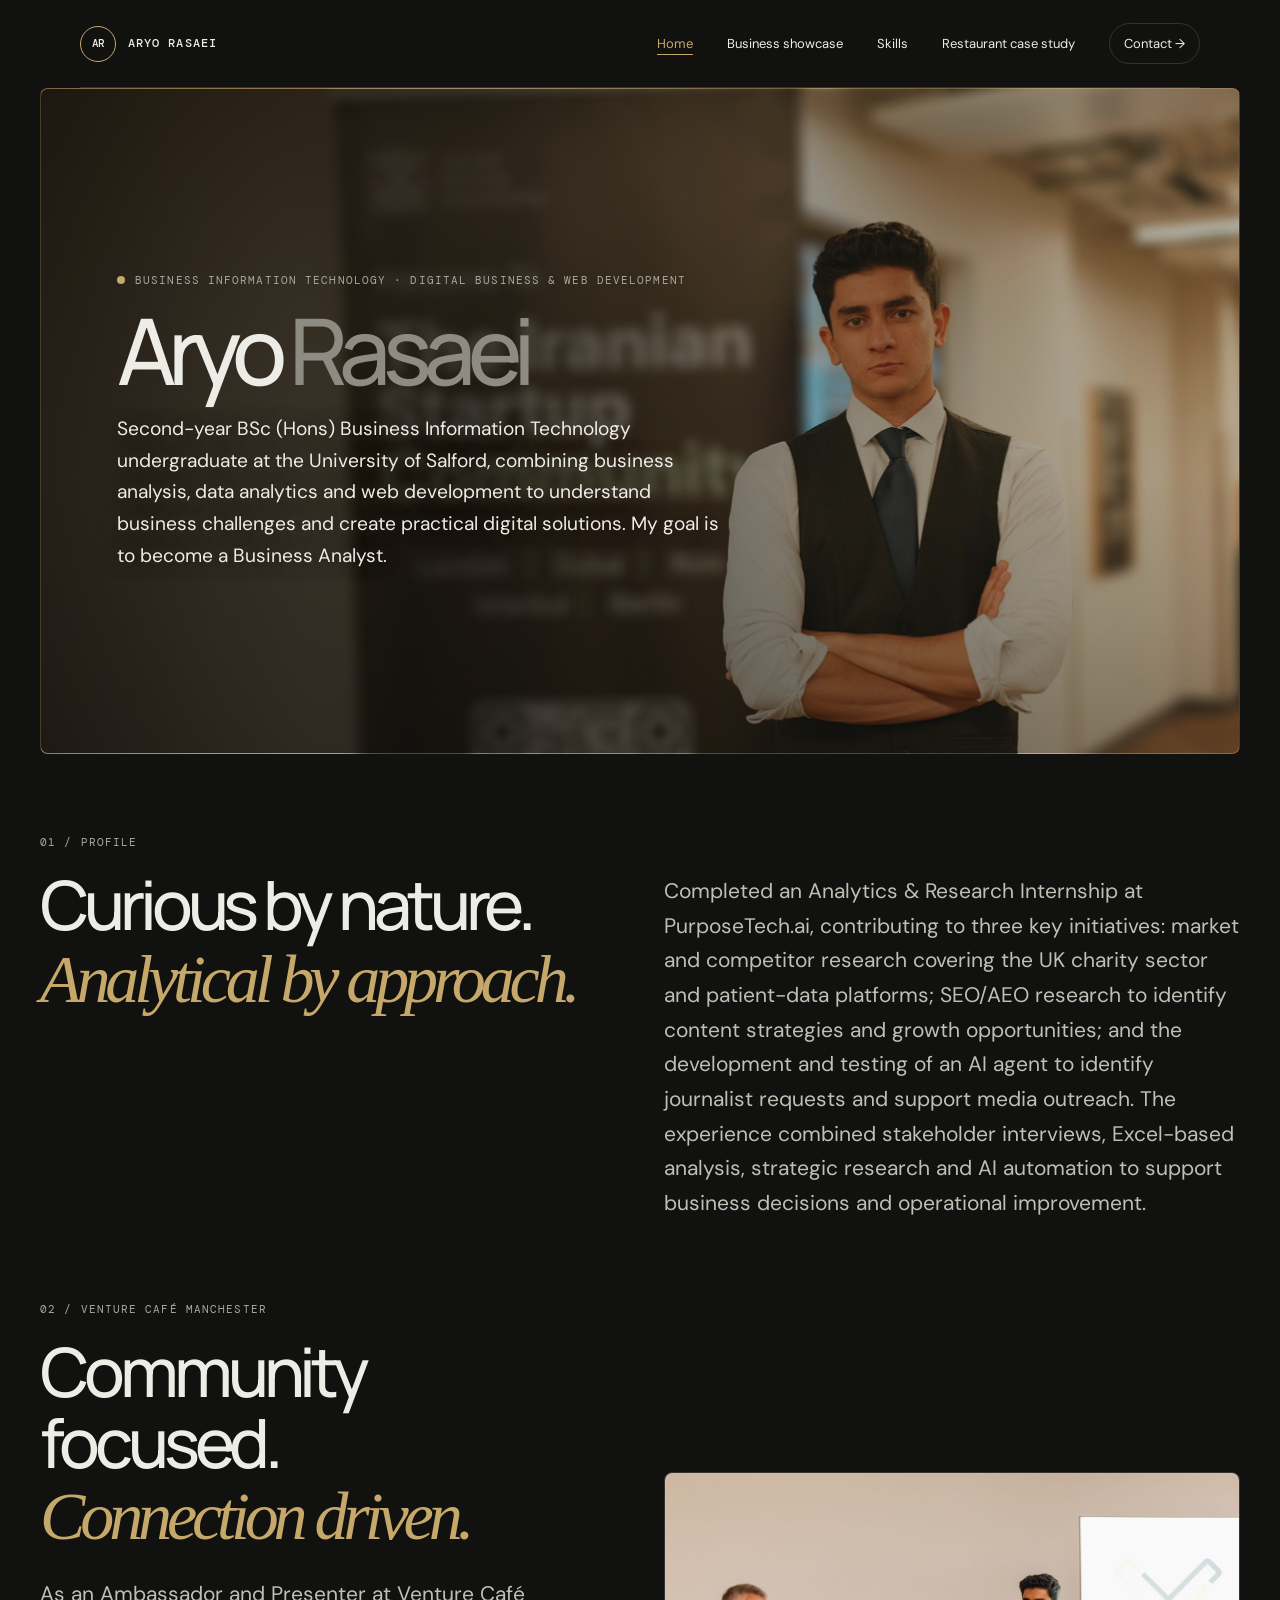
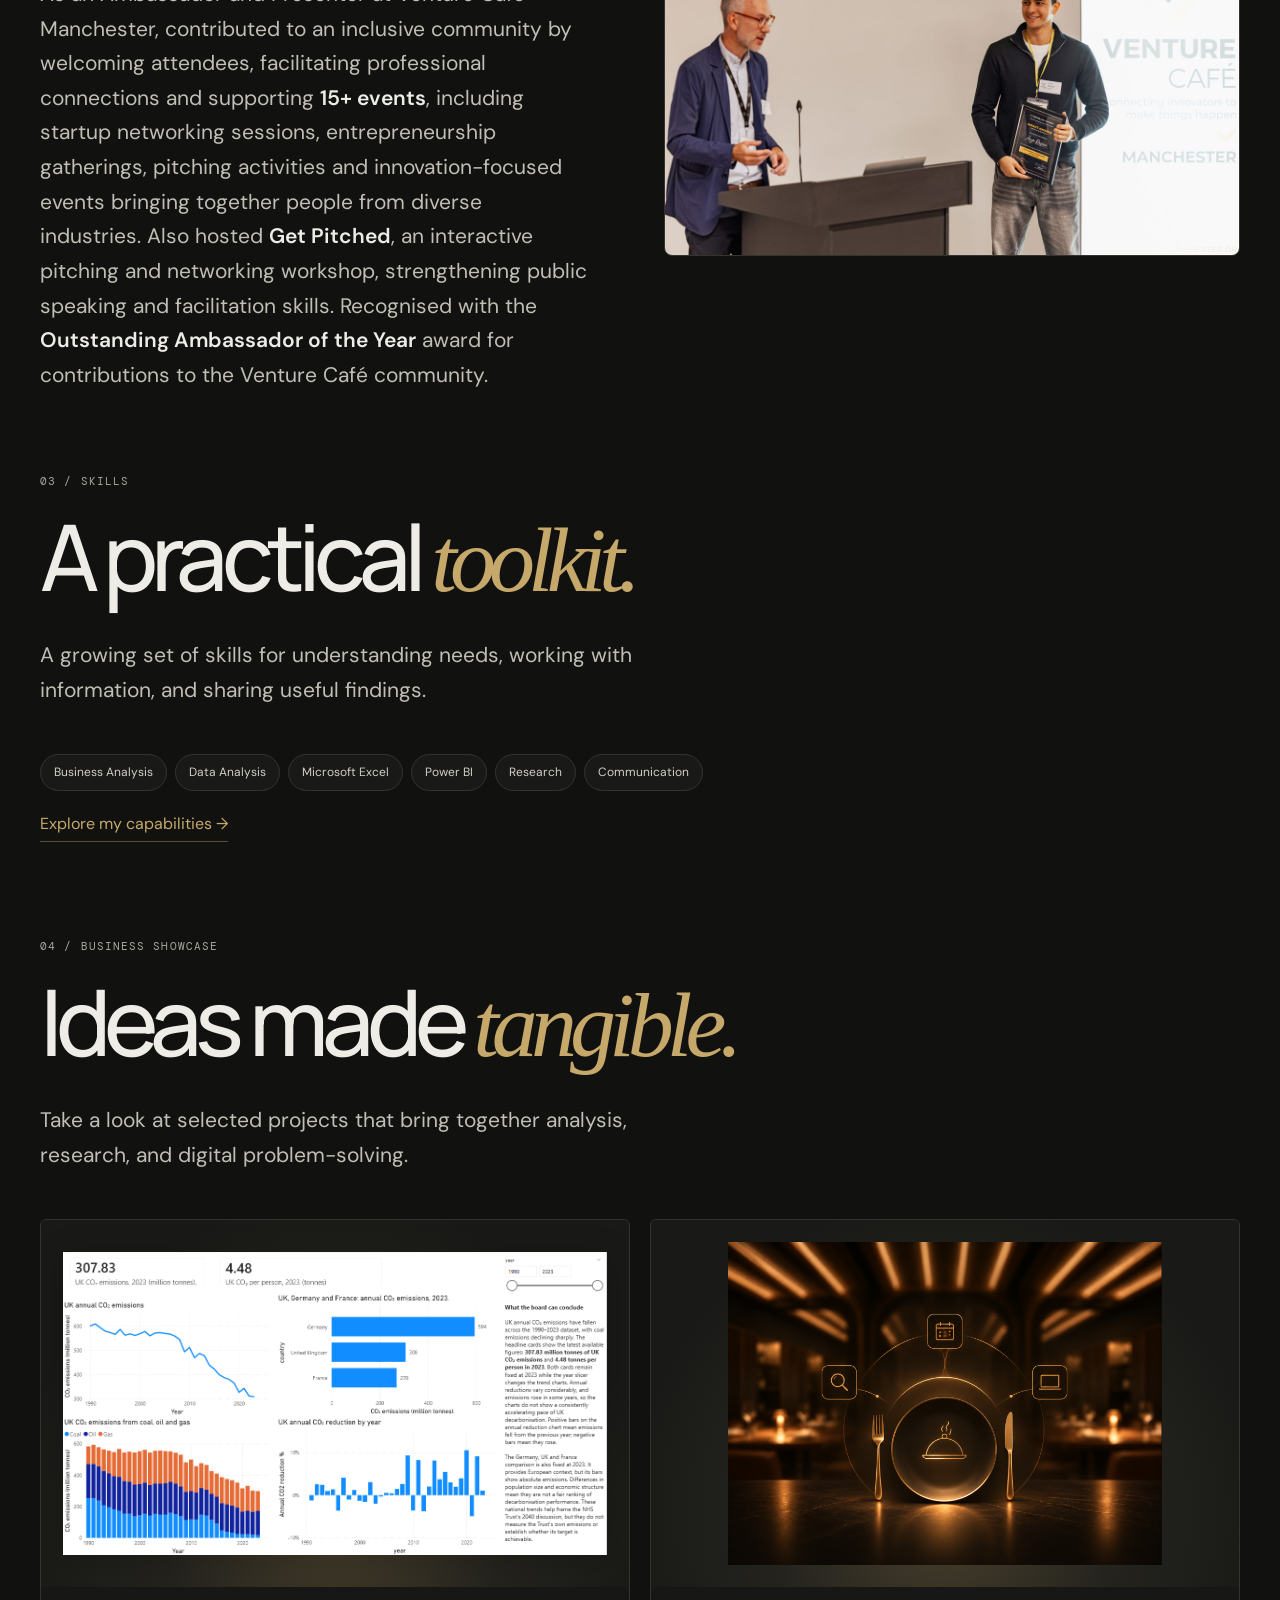
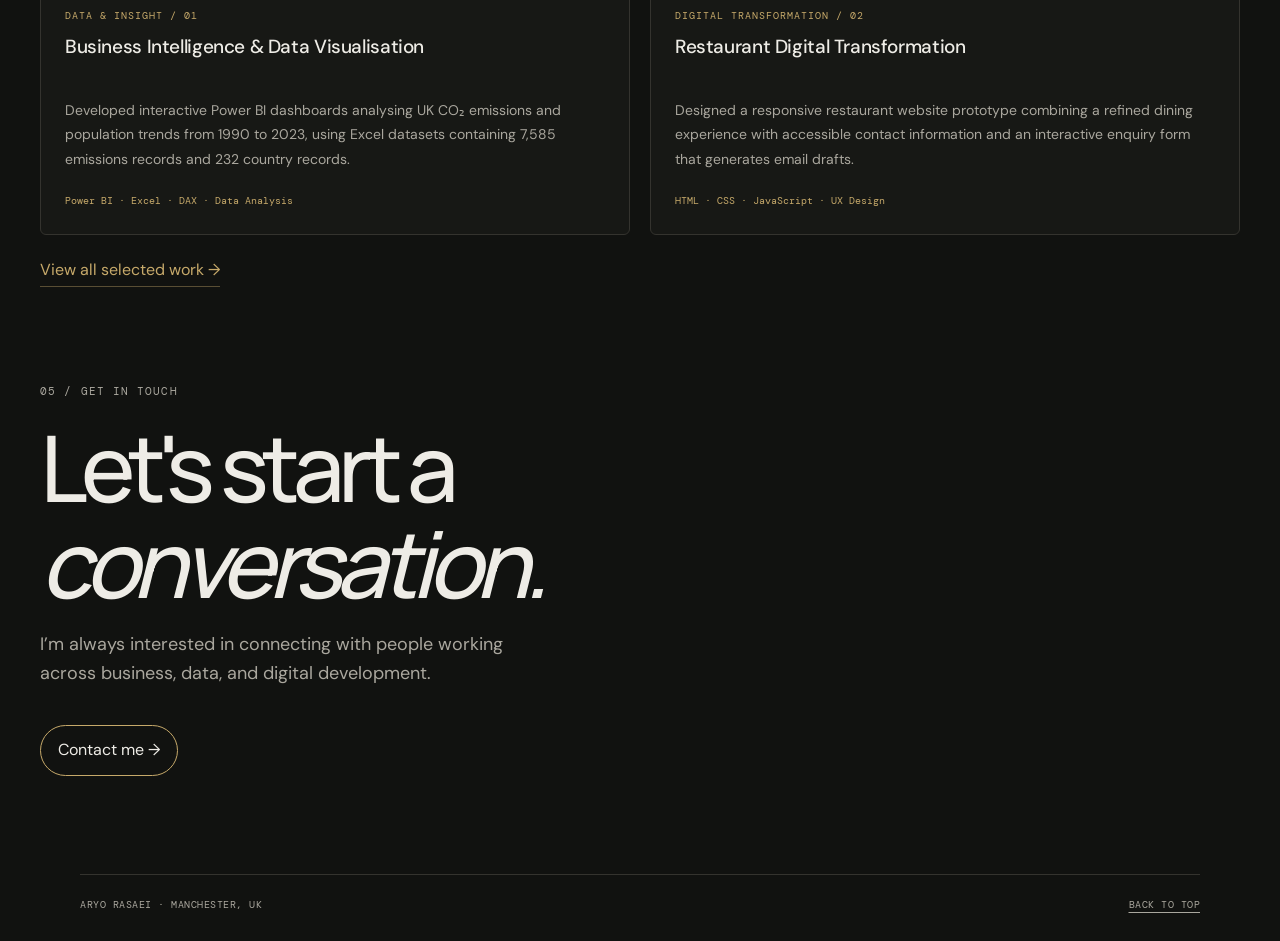
<file: index.html>
<!doctype html>
<html lang="en">
<head>
  <meta charset="utf-8">
  <meta name="viewport" content="width=device-width, initial-scale=1">
  <meta name="theme-color" content="#111210">
  <meta name="description" content="Aryo Rasaei, a Business Information Technology undergraduate developing digital business expertise through business analysis, data analytics and web application development.">
  <title>Aryo Rasaei · Portfolio</title>
  <link rel="icon" href="assets/images/favicon.svg" type="image/svg+xml">
  <!-- Web fonts: DM Sans (body), DM Mono (labels) and Manrope (headings) -->
  <link rel="preconnect" href="https://fonts.googleapis.com">
  <link rel="preconnect" href="https://fonts.gstatic.com" crossorigin>
  <link href="https://fonts.googleapis.com/css2?family=DM+Mono:wght@400;500&family=DM+Sans:wght@400;500;600;700&family=Manrope:wght@400;500;600;700;800&display=swap" rel="stylesheet">
  <!-- Shared stylesheets (order matters: tokens, layout, components), then
       the homepage-only styles. See assets/css/README.md. -->
  <link rel="stylesheet" href="assets/css/base.css">
  <link rel="stylesheet" href="assets/css/layout.css">
  <link rel="stylesheet" href="assets/css/components.css">
  <link rel="stylesheet" href="assets/css/pages/home.css">
</head>
<body class="homepage">
  <!-- Skip link: lets keyboard users jump past the navigation -->
  <a class="skip-link" href="#main-content">Skip to main content</a>
  <div class="grain" aria-hidden="true"></div>

  <!-- Site header and main navigation (shared by every page) -->
  <header class="topbar">
    <a class="brand" href="#home" aria-label="Aryo Rasaei, home"><span class="brand-mark">AR</span><span>ARYO RASAEI</span></a>
    <nav aria-label="Main navigation">
      <a href="index.html#home" aria-current="page">Home</a>
      <a href="showcase.html">Business showcase</a>
      <a href="skills.html">Skills</a>
      <a href="restaurant.html">Restaurant case study</a>
      <a class="nav-cta" href="contact.html">Contact &rarr;</a>
    </nav>
  </header>

  <main id="main-content" tabindex="-1">
    <!-- Hero: name and introduction over the background photo -->
    <section class="hero hero-cinematic" id="home" aria-label="Introduction">
      <div class="hero-overlay">
        <div class="eyebrow reveal"><span class="status-dot"></span>BUSINESS INFORMATION TECHNOLOGY &middot; DIGITAL BUSINESS &amp; WEB DEVELOPMENT</div>
        <h1 class="reveal delay-1"><span class="name-word">Aryo</span> <span class="soft name-word">Rasaei</span></h1>
        <p class="hero-intro reveal delay-2">Second-year BSc (Hons) Business Information Technology undergraduate at the University of Salford, combining business analysis, data analytics and web development to understand business challenges and create practical digital solutions. My goal is to become a Business Analyst.</p>
      </div>
    </section>

    <!-- 01 Profile: internship experience -->
    <section class="section" id="about" aria-labelledby="about-title">
      <p class="section-kicker">01 / Profile</p>
      <div class="about-layout">
        <h2 class="page-title" id="about-title"><span class="heading-word">Curious</span> <span class="heading-word">by</span> <span class="heading-word">nature.</span><br><em><span class="heading-word">Analytical</span> <span class="heading-word">by</span> <span class="heading-word">approach.</span></em></h2>
        <p class="hero-copy">Completed an Analytics &amp; Research Internship at PurposeTech.ai, contributing to three key initiatives: market and competitor research covering the UK charity sector and patient-data platforms; SEO/AEO research to identify content strategies and growth opportunities; and the development and testing of an AI agent to identify journalist requests and support media outreach. The experience combined stakeholder interviews, Excel-based analysis, strategic research and AI automation to support business decisions and operational improvement.</p>
      </div>
    </section>

    <!-- 02 Venture Cafe Manchester: community role, with photo -->
    <section class="section" id="venture-cafe" aria-labelledby="venture-cafe-title">
      <p class="section-kicker">02 / VENTURE CAFÉ MANCHESTER</p>
      <div class="about-layout venture-layout">
        <div>
          <h2 class="page-title" id="venture-cafe-title"><span class="heading-word">Community</span> <span class="heading-word">focused.</span><br><em><span class="heading-word">Connection</span> <span class="heading-word">driven.</span></em></h2>
          <p class="hero-copy">As an Ambassador and Presenter at Venture Café Manchester, contributed to an inclusive community by welcoming attendees, facilitating professional connections and supporting <strong>15+ events</strong>, including startup networking sessions, entrepreneurship gatherings, pitching activities and innovation-focused events bringing together people from diverse industries. Also hosted <strong>Get Pitched</strong>, an interactive pitching and networking workshop, strengthening public speaking and facilitation skills. Recognised with the <strong>Outstanding Ambassador of the Year</strong> award for contributions to the Venture Café community.</p>
        </div>
        <img class="venture-photo" src="assets/images/venture-cafe.jpg" width="1200" height="800" alt="Aryo Rasaei holding his Outstanding Ambassador of the Year award beside a presenter at Venture Café Manchester." decoding="async">
      </div>
    </section>

    <!-- 03 Skills: preview of skills, linking to skills.html -->
    <section class="section" id="capabilities" aria-labelledby="capabilities-title">
      <p class="section-kicker">03 / Skills</p>
      <h2 class="page-title" id="capabilities-title"><span class="heading-word">A</span> <span class="heading-word">practical</span> <em><span class="heading-word">toolkit.</span></em></h2>
      <p class="hero-copy">A growing set of skills for understanding needs, working with information, and sharing useful findings.</p>
      <ul class="tags capability-preview" aria-label="Core capabilities">
        <li>Business Analysis</li>
        <li>Data Analysis</li>
        <li>Microsoft Excel</li>
        <li>Power BI</li>
        <li>Research</li>
        <li>Communication</li>
      </ul>
      <p><a class="text-link" href="skills.html">Explore my capabilities &rarr;</a></p>
    </section>

    <!-- 04 Business showcase: one card per project, linking to showcase.html -->
    <section class="section" id="portfolio" aria-labelledby="portfolio-title">
      <p class="section-kicker">04 / Business showcase</p>
      <h2 class="page-title" id="portfolio-title"><span class="heading-word">Ideas</span> <span class="heading-word">made</span> <em><span class="heading-word">tangible.</span></em></h2>
      <p class="hero-copy">Take a look at selected projects that bring together analysis, research, and digital problem-solving.</p>
      <div class="work-cards">
        <!-- Project card 1: Power BI dashboard (screenshot preview) -->
        <a class="work-card work-card-data" href="showcase.html#powerbi-project-title" aria-labelledby="home-powerbi-title" aria-describedby="home-powerbi-description">
          <span class="work-card-art">
            <img class="work-card-visual work-card-dashboard" src="assets/images/powerbi-emissions-dashboard.png" width="1165" height="650" alt="UK CO2 emissions Power BI dashboard showing headline figures, historical trends, fuel sources and a country comparison." decoding="async">
          </span>
          <span class="work-card-copy">
            <small>DATA &amp; INSIGHT / 01</small>
            <strong id="home-powerbi-title">Business Intelligence &amp; Data Visualisation</strong>
            <span class="work-card-description" id="home-powerbi-description">Developed interactive Power BI dashboards analysing UK CO&#8322; emissions and population trends from 1990 to 2023, using Excel datasets containing 7,585 emissions records and 232 country records.</span>
            <span class="work-card-skills">Power BI &middot; Excel &middot; DAX &middot; Data Analysis</span>
          </span>
        </a>
        <!-- Project card 2: restaurant digital transformation. Add the supplied image at this exact root-relative file location. -->
        <a class="work-card work-card-restaurant" href="showcase.html#restaurant-project-title" aria-labelledby="home-restaurant-title" aria-describedby="home-restaurant-description">
          <span class="work-card-art">
            <img class="work-card-visual" src="golden_dining_network_in_luxury_restaurant.png" alt="Golden plate, fork and knife with connected booking icons against a softly blurred luxury restaurant interior." decoding="async">
          </span>
          <span class="work-card-copy">
            <small>DIGITAL TRANSFORMATION / 02</small>
            <strong id="home-restaurant-title">Restaurant Digital Transformation</strong>
            <span class="work-card-description" id="home-restaurant-description">Designed a responsive restaurant website prototype combining a refined dining experience with accessible contact information and an interactive enquiry form that generates email drafts.</span>
            <span class="work-card-skills">HTML &middot; CSS &middot; JavaScript &middot; UX Design</span>
          </span>
        </a>
      </div>
      <p><a class="text-link" href="showcase.html">View all selected work &rarr;</a></p>
    </section>

    <!-- 05 Get in touch: call to action linking to contact.html -->
    <section class="section" id="contact" aria-labelledby="contact-title">
      <p class="section-kicker">05 / Get in touch</p>
      <h2 class="contact-title" id="contact-title"><span class="heading-word">Let's</span> <span class="heading-word">start</span> <span class="heading-word">a</span> <em><span class="heading-word">conversation.</span></em></h2>
      <p class="contact-copy">I’m always interested in connecting with people working across business, data, and digital development.</p>
      <a class="contact-button" href="contact.html">Contact me &rarr;</a>
    </section>
  </main>

  <!-- Site footer (shared by every page) -->
  <footer>
    <span>ARYO RASAEI &middot; MANCHESTER, UK</span><a href="#home">BACK TO TOP</a>
  </footer>

  <!-- Responsive menu enhancement; links still work without JavaScript -->
  <script src="assets/js/navigation.js" defer></script>
</body>
</html>
</file>
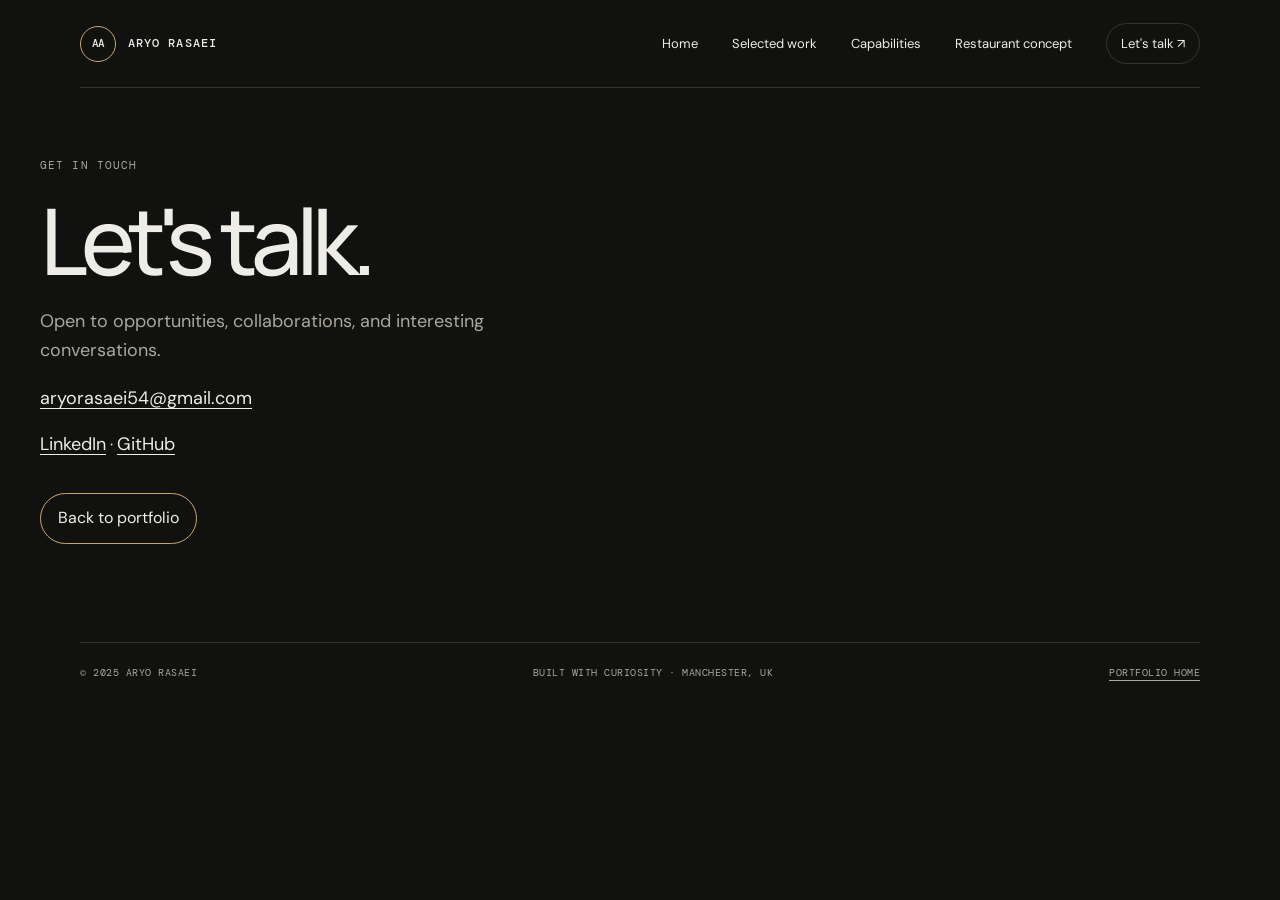
<file: Contact.html>
<!doctype html>
<html lang="en">
  <head>
    <meta charset="utf-8" />
    <meta name="viewport" content="width=device-width, initial-scale=1" />
    <meta name="theme-color" content="#f5f4ef" />
    <title>Contact · Aryo Rasaei</title>
    <link rel="preconnect" href="https://fonts.googleapis.com" />
    <link rel="preconnect" href="https://fonts.gstatic.com" crossorigin />
    <link
      href="https://fonts.googleapis.com/css2?family=DM+Mono:wght@400;500&family=DM+Sans:wght@400;500;600;700&family=Manrope:wght@400;500;600;700;800&display=swap"
      rel="stylesheet"
    />
    <link rel="stylesheet" href="styles.css" />
  </head>
  <body>
    <div class="grain" aria-hidden="true"></div>
    <header class="topbar">
      <a class="brand" href="index.html"
        ><span class="brand-mark">AA</span><span>ARYO RASAEI</span></a
      >
      <nav aria-label="Main navigation">
        <a href="index.html#home">Home</a>
        <a href="Showcase.html">Selected work</a>
        <a href="skills.html">Capabilities</a>
        <a href="restauraunt.html">Restaurant concept</a>
        <a class="nav-cta" href="Contact.html">Let's talk ↗</a>
      </nav>
    </header>
    <main class="section contact-page">
      <div class="section-kicker">GET IN TOUCH</div>
      <h1 class="contact-title">Let's talk.</h1>
      <p class="contact-copy">
        Open to opportunities, collaborations, and interesting conversations.
      </p>
      <p><a href="mailto:aryorasaei54@gmail.com">aryorasaei54@gmail.com</a></p>
      <p>
        <a href="https://www.linkedin.com/" target="_blank" rel="noopener"
          >LinkedIn</a
        >
        ·
        <a href="https://github.com/" target="_blank" rel="noopener">GitHub</a>
      </p>
      <a class="contact-button" href="index.html">Back to portfolio</a>
    </main>
    <footer>
      <span>© 2025 ARYO RASAEI</span
      ><span>BUILT WITH CURIOSITY · MANCHESTER, UK</span
      ><a href="index.html">PORTFOLIO HOME</a>
    </footer>
    <script src="contact.js" defer></script>
  </body>
</html>
</file>
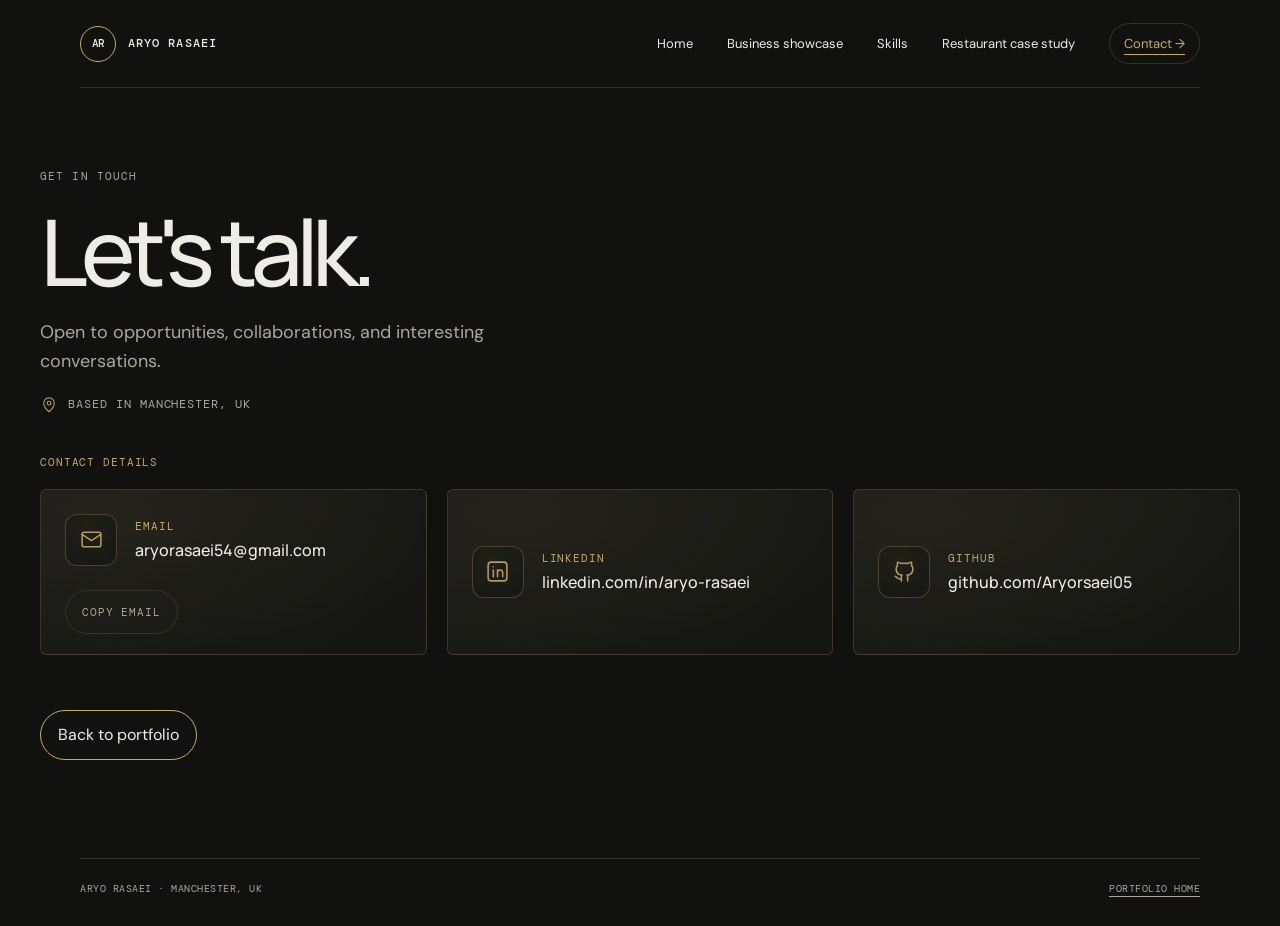
<file: contact.html>
<!doctype html>
<html lang="en">
  <head>
    <meta charset="utf-8">
    <meta name="viewport" content="width=device-width, initial-scale=1">
    <meta name="theme-color" content="#111210">
    <meta name="description" content="Contact Aryo Rasaei by email, LinkedIn or GitHub.">
    <title>Contact · Aryo Rasaei</title>
    <link rel="icon" href="assets/images/favicon.svg" type="image/svg+xml">
    <!-- Web fonts used across the portfolio. -->
    <link rel="preconnect" href="https://fonts.googleapis.com">
    <link rel="preconnect" href="https://fonts.gstatic.com" crossorigin>
    <link
      href="https://fonts.googleapis.com/css2?family=DM+Mono:wght@400;500&family=DM+Sans:wght@400;500;600;700&family=Manrope:wght@400;500;600;700;800&display=swap"
      rel="stylesheet">
    <!-- Shared styles first, then contact-page styles. -->
    <link rel="stylesheet" href="assets/css/base.css">
    <link rel="stylesheet" href="assets/css/layout.css">
    <link rel="stylesheet" href="assets/css/components.css">
    <link rel="stylesheet" href="assets/css/pages/contact.css">
  </head>
  <body>
    <a class="skip-link" href="#main-content">Skip to main content</a>
    <div class="grain" aria-hidden="true"></div>
    <header class="topbar">
      <a class="brand" href="index.html" aria-label="Aryo Rasaei, home"><span class="brand-mark">AR</span><span>ARYO RASAEI</span></a>
      <nav aria-label="Main navigation">
        <a href="index.html#home">Home</a>
        <a href="showcase.html">Business showcase</a>
        <a href="skills.html">Skills</a>
        <a href="restaurant.html">Restaurant case study</a>
        <a class="nav-cta" href="contact.html" aria-current="page">Contact &rarr;</a>
      </nav>
    </header>
    <!-- Main contact content: heading, intro, location and the three contact channels. -->
    <main class="section contact-page" id="main-content" tabindex="-1">
      <p class="section-kicker">GET IN TOUCH</p>
      <h1 class="contact-title">Let's talk.</h1>
      <p class="contact-copy">
        Open to opportunities, collaborations, and interesting conversations.
      </p>
      <p class="contact-location">
        <svg class="contact-location__icon" viewBox="0 0 24 24" width="18" height="18" aria-hidden="true" focusable="false">
          <path d="M12 21s-7-6.2-7-11.5a7 7 0 0 1 14 0C19 14.8 12 21 12 21z"/>
          <circle cx="12" cy="9.5" r="2.5"/>
        </svg>
        <span>Based in Manchester, UK</span>
      </p>

      <!-- Contact channels: each card is one labelled link (icon, platform, visible handle). -->
      <section class="contact-channels" aria-labelledby="contact-channels-title">
        <h2 class="contact-channels__title" id="contact-channels-title">Contact details</h2>
        <ul class="contact-list">
          <!-- Email: opens the visitor's email app. The copy button is revealed by contact.js. -->
          <li class="contact-card">
            <a class="contact-card__link" href="mailto:aryorasaei54@gmail.com">
              <span class="contact-card__icon" aria-hidden="true">
                <svg viewBox="0 0 24 24" width="25" height="25" focusable="false">
                  <rect x="3" y="5" width="18" height="14" rx="2"/>
                  <path d="m3 7 9 6 9-6"/>
                </svg>
              </span>
              <span class="contact-card__text">
                <span class="contact-card__label">Email</span>
                <span class="contact-card__handle" id="contact-email-address">aryorasaei54@gmail.com</span>
              </span>
            </a>
            <button class="contact-card__copy" id="copy-email" type="button" data-copy="aryorasaei54@gmail.com" hidden>Copy email</button>
          </li>

          <!-- LinkedIn: external profile, opens in a new tab. -->
          <li class="contact-card">
            <a class="contact-card__link" href="https://www.linkedin.com/in/aryo-rasaei/" target="_blank" rel="noopener noreferrer">
              <span class="contact-card__icon" aria-hidden="true">
                <svg viewBox="0 0 24 24" width="25" height="25" focusable="false">
                  <rect x="3" y="3" width="18" height="18" rx="3"/>
                  <path d="M8 10.5V17M8 7.5v.01M12 17v-6.5M12 13.5c0-1.7 1.1-3 2.6-3S17 11.5 17 13.5V17"/>
                </svg>
              </span>
              <span class="contact-card__text">
                <span class="contact-card__label">LinkedIn</span>
                <span class="contact-card__handle">linkedin.com/in/aryo-rasaei</span>
              </span>
              <span class="visually-hidden">(opens in a new tab)</span>
            </a>
          </li>

          <!-- GitHub: external profile, opens in a new tab. -->
          <li class="contact-card">
            <a class="contact-card__link" href="https://github.com/Aryorsaei05" target="_blank" rel="noopener noreferrer">
              <span class="contact-card__icon" aria-hidden="true">
                <svg viewBox="0 0 24 24" width="25" height="25" focusable="false">
                  <path d="M9 19c-4 1.3-4-2-6-2.5M15 21v-3.5c0-1 .1-1.4-.5-2 2.8-.3 5.5-1.4 5.5-6a4.6 4.6 0 0 0-1.3-3.2 4.3 4.3 0 0 0-.1-3.2s-1.1-.3-3.5 1.3a12.3 12.3 0 0 0-6.2 0C6.5 2.8 5.4 3.1 5.4 3.1a4.3 4.3 0 0 0-.1 3.2A4.6 4.6 0 0 0 4 9.5c0 4.6 2.7 5.7 5.5 6-.6.6-.6 1.2-.5 2V21"/>
                </svg>
              </span>
              <span class="contact-card__text">
                <span class="contact-card__label">GitHub</span>
                <span class="contact-card__handle">github.com/Aryorsaei05</span>
              </span>
              <span class="visually-hidden">(opens in a new tab)</span>
            </a>
          </li>
        </ul>
        <!-- Announces the result of the copy button to screen readers. -->
        <p class="contact-status" id="copy-status" role="status"></p>
      </section>

      <a class="contact-button" href="index.html">Back to portfolio</a>
    </main>
    <footer>
      <span>ARYO RASAEI &middot; MANCHESTER, UK</span><a href="index.html">PORTFOLIO HOME</a>
    </footer>
    <!-- Page enhancements (entrance animation, copy email), then the shared mobile menu. -->
    <script src="assets/js/contact.js" defer></script>
    <script src="assets/js/navigation.js" defer></script>
</body>
</html>
</file>
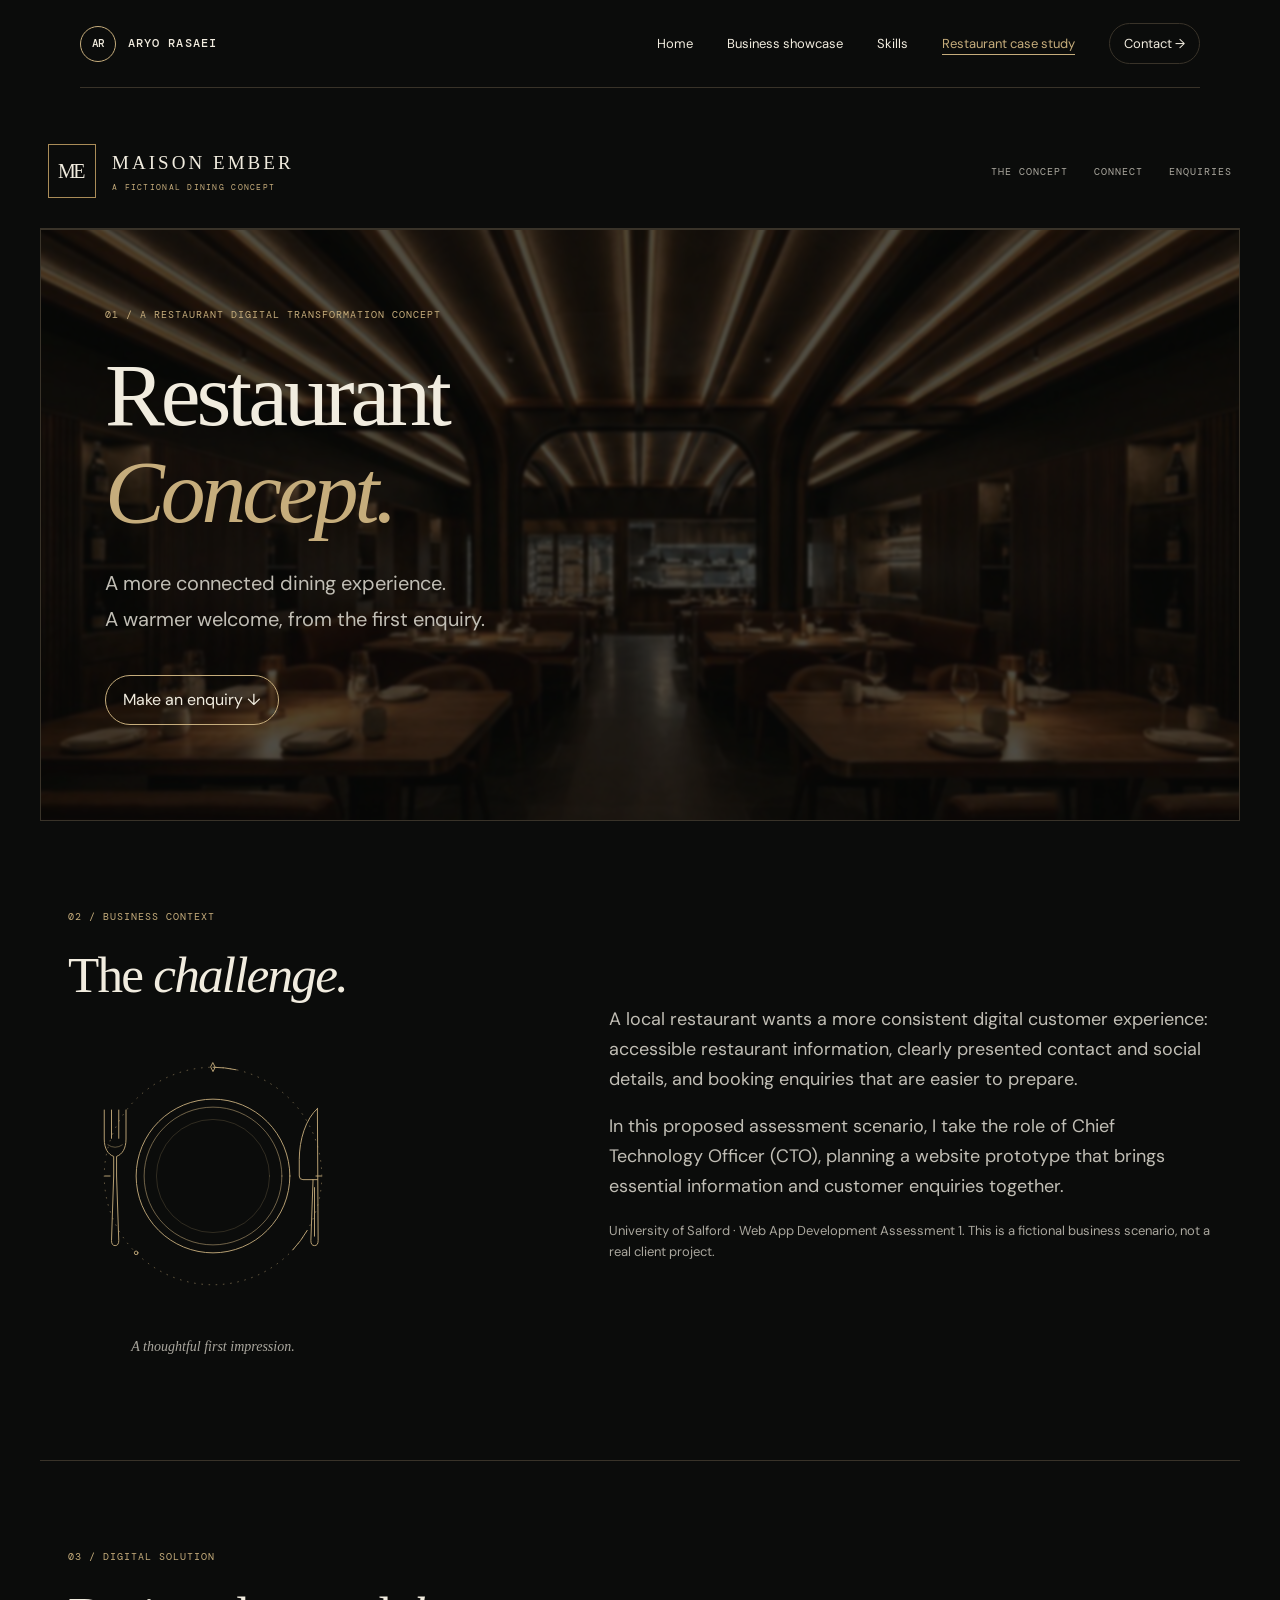
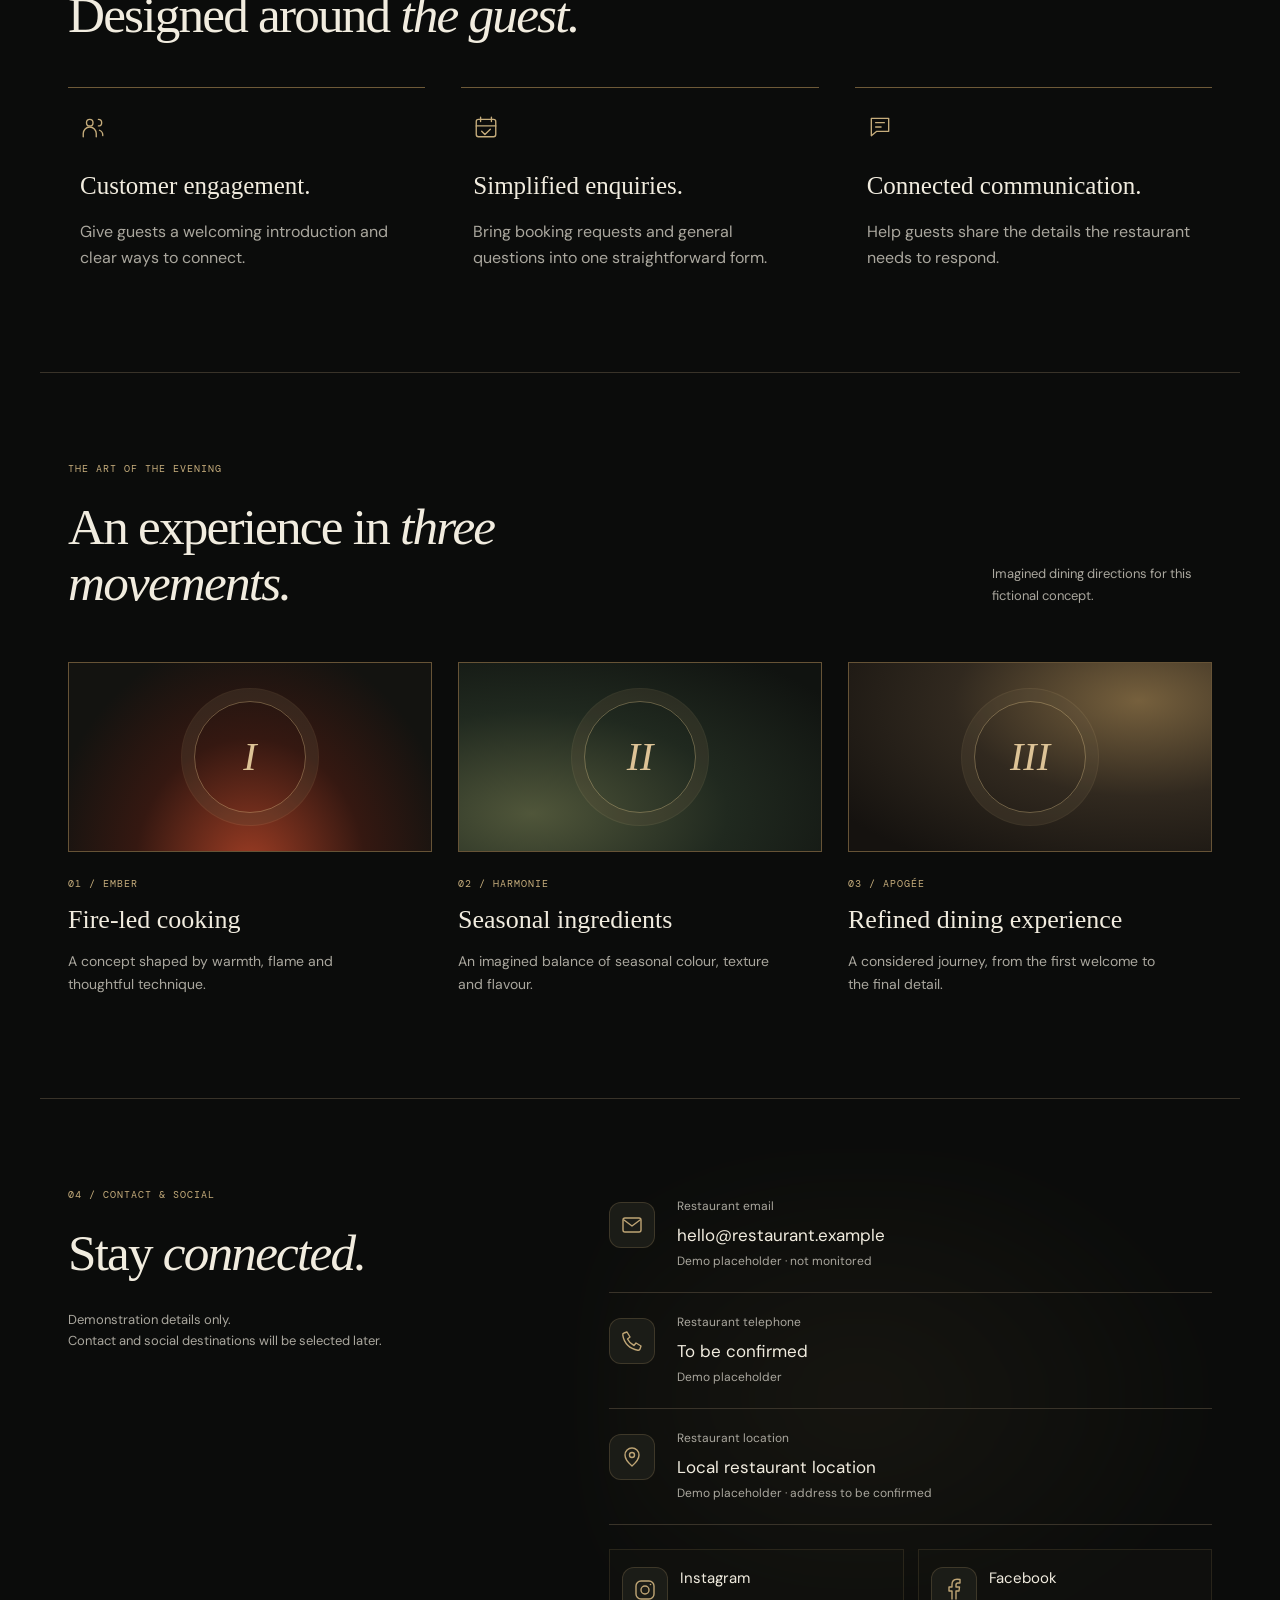
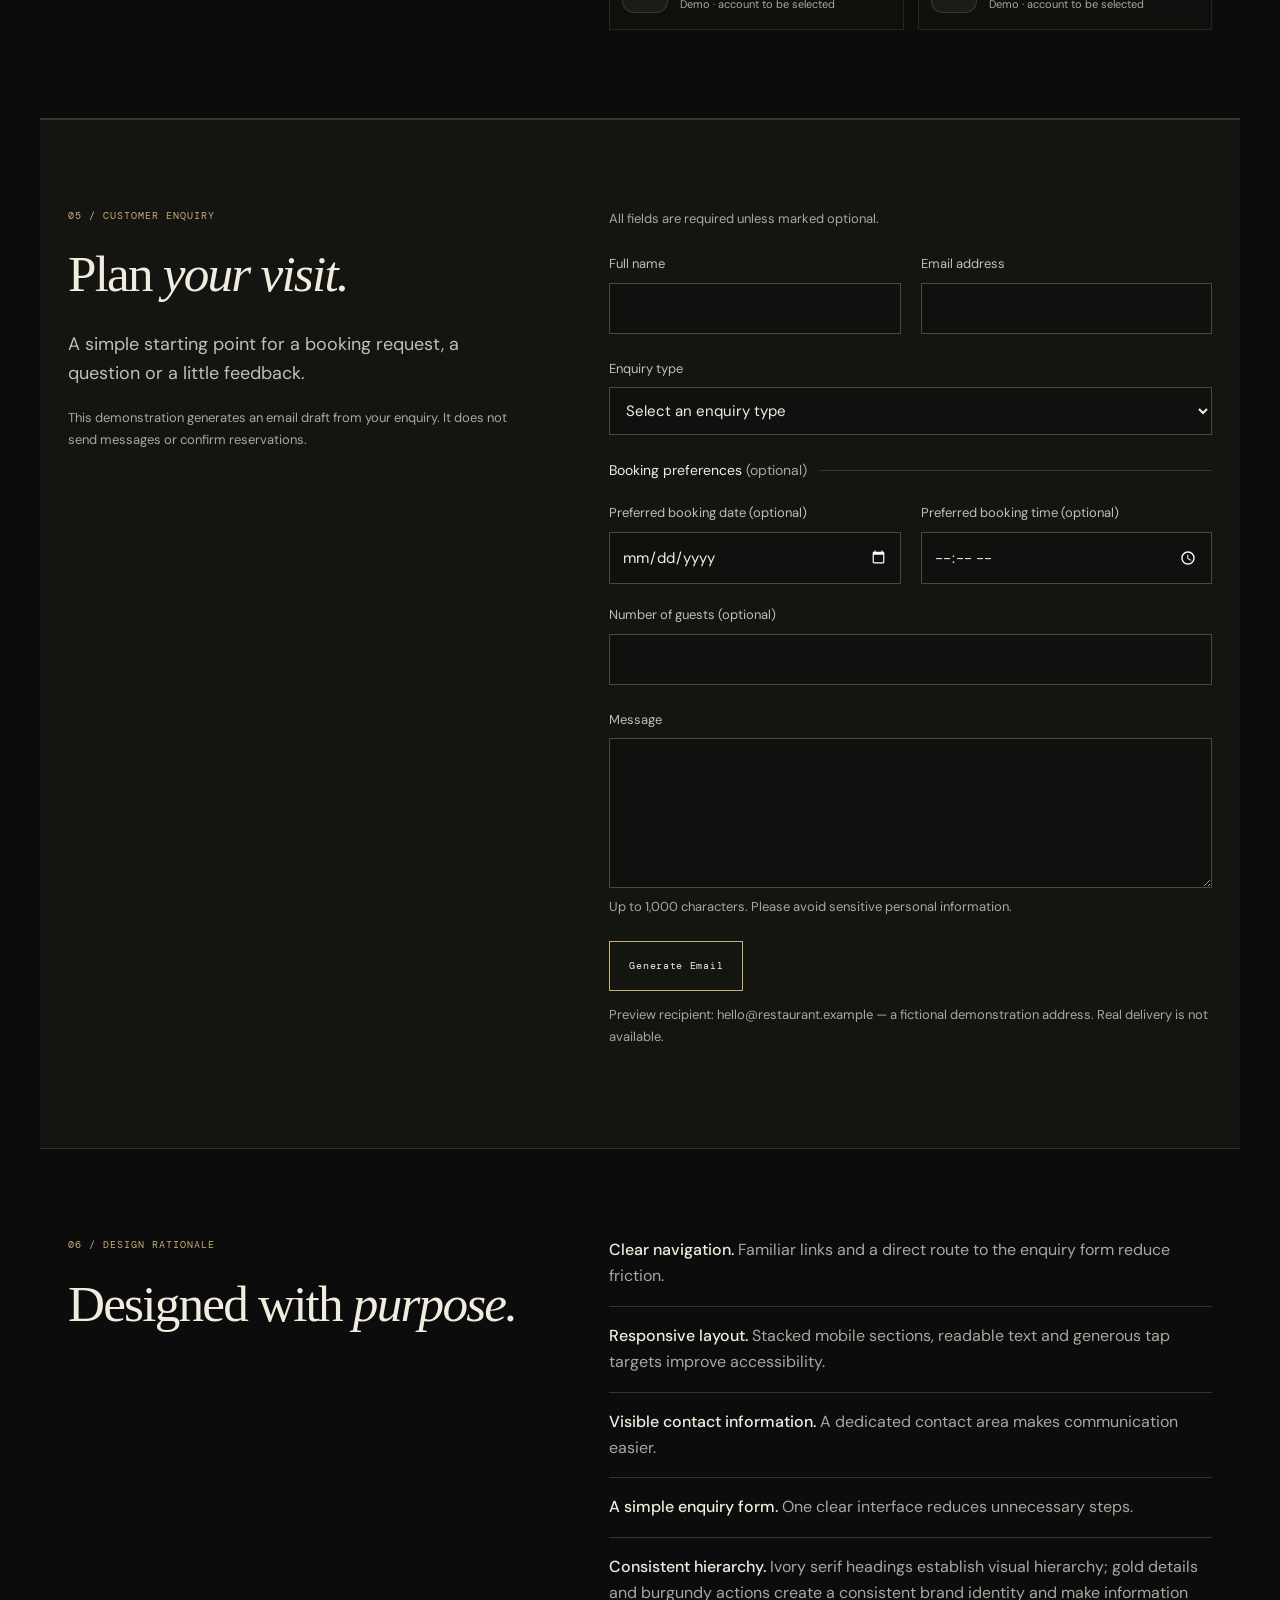
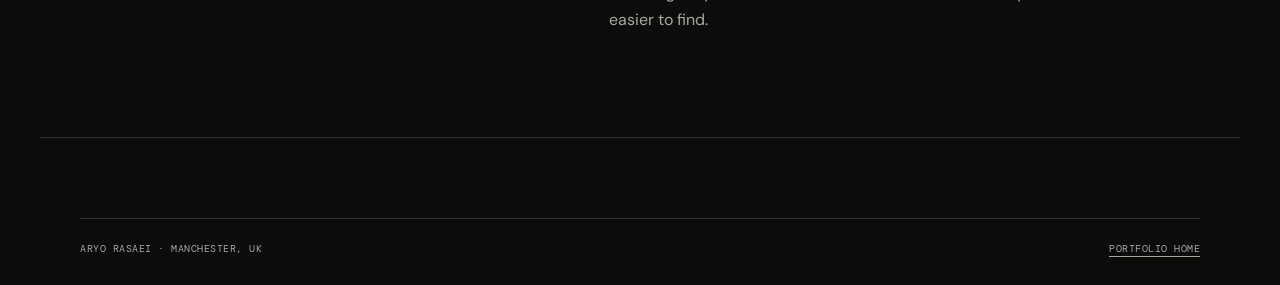
<file: restaurant.html>
<!doctype html>
<html lang="en">
<head>
  <meta charset="utf-8">
  <meta name="viewport" content="width=device-width, initial-scale=1">
  <meta name="theme-color" content="#111210">
  <meta name="description" content="A fictional restaurant digital transformation prototype exploring clearer communication, customer engagement and a responsive enquiry form interface.">
  <title>MAISON EMBER &middot; Fictional restaurant case study</title>
  <link rel="icon" href="assets/images/favicon.svg" type="image/svg+xml">
  <link rel="preconnect" href="https://fonts.googleapis.com">
  <link rel="preconnect" href="https://fonts.gstatic.com" crossorigin>
  <link href="https://fonts.googleapis.com/css2?family=DM+Mono:wght@400;500&amp;family=DM+Sans:wght@400;500;600;700&amp;family=Manrope:wght@400;500;600;700;800&amp;display=swap" rel="stylesheet">
  <link rel="stylesheet" href="assets/css/base.css">
  <link rel="stylesheet" href="assets/css/layout.css">
  <link rel="stylesheet" href="assets/css/components.css">
  <link rel="stylesheet" href="assets/css/pages/restaurant.css">
</head>
<body class="restaurant-page">
  <a class="skip-link" href="#main-content">Skip to main content</a>
  <header class="topbar">
    <a class="brand" href="index.html" aria-label="Aryo Rasaei, home"><span class="brand-mark">AR</span><span>ARYO RASAEI</span></a>
    <nav aria-label="Main navigation">
      <a href="index.html#home">Home</a>
      <a href="showcase.html">Business showcase</a>
      <a href="skills.html">Skills</a>
      <a href="restaurant.html" aria-current="page">Restaurant case study</a>
      <a class="nav-cta" href="contact.html">Contact &rarr;</a>
    </nav>
  </header>
  <main id="main-content" tabindex="-1">
    <!-- Restaurant identity stays inside the existing five-page portfolio shell. -->
    <div class="maison-header">
      <a class="maison-brand" href="#restaurant-title"><span class="maison-monogram" aria-hidden="true">ME</span><span>MAISON EMBER<small>A FICTIONAL DINING CONCEPT</small></span></a>
      <nav aria-label="Restaurant sections"><a href="#experience">The concept</a><a href="#connect-title">Connect</a><a href="#booking-title">Enquiries</a></nav>
    </div>
    <!-- 01 / Dining hero. Save the supplied photograph as restaurant-interior.png
         in the repository root; CSS blurs only the separate background layer. -->
    <section class="restaurant-hero restaurant-hero--dining" aria-labelledby="restaurant-title">
      <div>
        <p class="section-kicker">01 / A restaurant digital transformation concept</p>
        <h1 id="restaurant-title">Restaurant<br><em>Concept.</em></h1>
        <p class="restaurant-subtitle">A more connected dining experience.<br>A warmer welcome, from the first enquiry.</p>
        <a class="contact-button" href="#booking-title">Make an enquiry <span aria-hidden="true">&darr;</span></a>
      </div>
    </section>

    <!-- 02 / Business context: assessment scenario, not a claim of client work. -->
    <section class="restaurant-section restaurant-split restaurant-challenge" aria-labelledby="challenge-title">
      <div class="restaurant-challenge__identity"><p class="section-kicker">02 / Business context</p><h2 id="challenge-title">The <em>challenge.</em></h2>
      <!-- Only the ornament group rotates. Plate and cutlery are separate stationary groups. -->
      <div class="restaurant-setting" aria-hidden="true">
        <svg viewBox="0 0 400 400" focusable="false">
          <g class="dining-orbit">
            <circle cx="200" cy="200" r="150" stroke-dasharray="1 9" opacity=".55"/>
            <path d="M200 50a150 150 0 0 1 32 3.5M330 275a150 150 0 0 1-20 27"/>
            <path d="m200 44 3 6-3 6-3-6zM51 200h7m284 0h7"/>
            <circle cx="94" cy="306" r="2.5"/>
          </g>
          <g class="dining-plate">
            <circle cx="200" cy="200" r="106"/>
            <circle cx="200" cy="200" r="95" opacity=".6"/>
            <circle cx="200" cy="200" r="78" opacity=".22"/>
          </g>
          <g class="dining-cutlery">
            <!-- Four slender tines flow into a tapered neck and rounded handle. -->
            <path d="M50 109v40c0 13 5 21 13 24v27l-3 89q0 7 5 7t5-7l-3-89v-27c8-3 13-11 13-24v-40M60 109v39M70 109v39"/>
            <path d="M55 157q10 7 20 0" opacity=".5"/>
            <!-- A curved blade and fine bolster meet a gently tapered handle. -->
            <path d="M344 107c-16 14-25 43-25 70v23q0 5 5 5h14l-3 84q0 7 5 7t5-7l-1-182zM338 205h6M340 216v67"/>
          </g>
        </svg>
        <p>A thoughtful first impression.</p>
      </div>
      </div>
      <div class="restaurant-copy">
        <p>A local restaurant wants a more consistent digital customer experience: accessible restaurant information, clearly presented contact and social details, and booking enquiries that are easier to prepare.</p>
        <p>In this proposed assessment scenario, I take the role of Chief Technology Officer (CTO), planning a website prototype that brings essential information and customer enquiries together.</p>
        <p class="restaurant-note">University of Salford &middot; Web App Development Assessment 1. This is a fictional business scenario, not a real client project.</p>
      </div>
    </section>

    <!-- 03 / Digital solution: three objectives with restrained outline symbols. -->
    <section class="restaurant-section" aria-labelledby="solution-title">
      <p class="section-kicker">03 / Digital solution</p>
      <h2 id="solution-title">Designed around <em>the guest.</em></h2>
      <div class="restaurant-objectives">
        <article>
          <svg class="restaurant-icon" viewBox="0 0 24 24" aria-hidden="true" focusable="false"><circle cx="9" cy="8" r="3"/><path d="M3 21v-3a6 6 0 0 1 12 0v3M17 5a3 3 0 0 1 0 6m1 4a5 5 0 0 1 3 5"/></svg>
          <h3>Customer engagement.</h3><p>Give guests a welcoming introduction and clear ways to connect.</p>
        </article>
        <article>
          <svg class="restaurant-icon" viewBox="0 0 24 24" aria-hidden="true" focusable="false"><rect x="3" y="5" width="18" height="16" rx="2"/><path d="M7 3v4m10-4v4M3 11h18m-13 5 3 3 5-5"/></svg>
          <h3>Simplified enquiries.</h3><p>Bring booking requests and general questions into one straightforward form.</p>
        </article>
        <article>
          <svg class="restaurant-icon" viewBox="0 0 24 24" aria-hidden="true" focusable="false"><path d="M4 4h16v12H9l-5 4V4zM8 8h8m-8 4h5"/></svg>
          <h3>Connected communication.</h3><p>Help guests share the details the restaurant needs to respond.</p>
        </article>
      </div>
    </section>

    <!-- Conceptual dining highlights, with no claims of real dishes or accolades. -->
    <section class="restaurant-section maison-experience" id="experience" aria-labelledby="experience-title">
      <!-- Independent atmosphere layers crossfade behind all section content. -->
      <div class="movement-atmosphere" aria-hidden="true"><div class="atmosphere-ember"></div><div class="atmosphere-harmonie"></div><div class="atmosphere-apogee"></div></div>
      <div class="maison-experience-heading"><div><p class="section-kicker">THE ART OF THE EVENING</p><h2 id="experience-title">An experience in <em>three movements.</em></h2></div><p class="restaurant-note">Imagined dining directions for this fictional concept.</p></div>
      <div class="maison-highlights">
        <article><button class="maison-art art-ember movement-trigger" type="button" data-movement="ember" aria-pressed="false" aria-label="Explore Ember: fire-led cooking"><span class="movement-numeral" aria-hidden="true">I</span><svg class="movement-graphic" viewBox="0 0 180 150" aria-hidden="true" focusable="false"><defs><linearGradient id="movement-fire" x1="0" y1="1" x2=".8" y2="0"><stop stop-color="#9a4933"/><stop offset=".6" stop-color="#c58c58"/><stop offset="1" stop-color="#edc990"/></linearGradient></defs><g class="movement-flame"><path d="M89 126C45 126 50 88 66 68c-1 17 6 22 10 25-6-34 20-46 19-72 32 27 9 42 23 60 2-12 3-17 1-25 30 37 23 70-30 70Z" fill="url(#movement-fire)" opacity=".85"/><path d="M89 121c-20-2-22-18-11-34 0 10 5 12 8 15-2-15 8-24 10-38 17 25 27 52-7 57Z" fill="#e4bb7d" opacity=".65"/></g><g fill="#e9bc7e" class="movement-sparks"><circle cx="52" cy="84" r="1.4"/><circle cx="126" cy="52" r="1"/><circle cx="78" cy="32" r="1.2"/></g></svg></button><p class="section-kicker">01 / EMBER</p><h3>Fire-led cooking</h3><p>A concept shaped by warmth, flame and thoughtful technique.</p></article>
        <article><button class="maison-art art-harmonie movement-trigger" type="button" data-movement="harmonie" aria-pressed="false" aria-label="Explore Harmonie: seasonal ingredients"><span class="movement-numeral" aria-hidden="true">II</span><svg class="movement-graphic" viewBox="0 0 180 150" aria-hidden="true" focusable="false"><g class="movement-branch" fill="none" stroke="#cfb57e" stroke-width="1.2" stroke-linecap="round" stroke-linejoin="round"><path class="movement-stem" pathLength="100" d="M66 129Q77 77 114 27M86 81Q64 70 54 44M98 60q22-1 36-19"/><g class="movement-leaves"><path pathLength="100" d="M77 104C46 105 42 88 42 76c25-2 37 12 35 28ZM86 83C62 78 53 60 54 44c25 5 35 21 32 39ZM99 60c-8-24 0-39 15-46 11 21 3 36-15 46ZM91 79c10-28 31-31 47-26-4 24-25 32-47 26ZM77 108c15-23 35-23 49-15-9 20-29 23-49 15Z"/></g></g></svg></button><p class="section-kicker">02 / HARMONIE</p><h3>Seasonal ingredients</h3><p>An imagined balance of seasonal colour, texture and flavour.</p></article>
        <article><button class="maison-art art-apogee movement-trigger" type="button" data-movement="apogee" aria-pressed="false" aria-label="Explore Apog?e: refined dining experience"><span class="movement-numeral" aria-hidden="true">III</span><svg class="movement-graphic" viewBox="0 0 180 150" aria-hidden="true" focusable="false"><defs><linearGradient id="movement-shimmer"><stop stop-color="#c6ad7c" stop-opacity=".35"/><stop offset=".5" stop-color="#fff0cc"/><stop offset="1" stop-color="#c6ad7c" stop-opacity=".35"/></linearGradient></defs><g fill="none" stroke="#cfb57e" stroke-width="1.25" stroke-linecap="round"><path d="M30 114h120m-112 5h104"/><g class="movement-cloche"><path d="M39 106a51 51 0 0 1 102 0ZM87 55v-5m-5-4a8 4 0 1 1 16 0 8 4 0 1 1-16 0"/><path class="movement-shimmer" d="M52 96q3-26 27-31" stroke="url(#movement-shimmer)" stroke-width="2"/></g></g></svg></button><p class="section-kicker">03 / APOG&Eacute;E</p><h3>Refined dining experience</h3><p>A considered journey, from the first welcome to the final detail.</p></article>
      </div>
    </section>

    <!-- 04 / Contact and social placeholders: no invented destinations or live contact actions. -->
    <section class="restaurant-section restaurant-split restaurant-connect" aria-labelledby="connect-title">
      <div><p class="section-kicker">04 / Contact &amp; social</p><h2 id="connect-title">Stay <em>connected.</em></h2><p class="restaurant-note">Demonstration details only.<br>Contact and social destinations will be selected later.</p></div>
      <div class="connect-information">
        <address class="restaurant-details">
          <dl>
            <div class="connect-row"><dt><span class="connect-icon" aria-hidden="true"><svg viewBox="0 0 24 24" focusable="false"><rect x="3" y="5" width="18" height="14" rx="2"/><path d="m4 7 8 6 8-6"/></svg></span><span>Restaurant email</span></dt><dd>hello@restaurant.example <span>Demo placeholder &middot; not monitored</span></dd></div>
            <div class="connect-row"><dt><span class="connect-icon" aria-hidden="true"><svg viewBox="0 0 24 24" focusable="false"><path d="m7 3 3 5-2.5 2a14 14 0 0 0 6.5 6.5l2-2.5 5 3-1 3c-.3 1-1.2 1.4-2.2 1.2C9.7 20 4 14.3 2.8 6.2 2.6 5.2 3 4.3 4 4l3-1Z"/></svg></span><span>Restaurant telephone</span></dt><dd>To be confirmed <span>Demo placeholder</span></dd></div>
            <div class="connect-row"><dt><span class="connect-icon" aria-hidden="true"><svg viewBox="0 0 24 24" focusable="false"><path d="M19 10c0 5-7 11-7 11S5 15 5 10a7 7 0 0 1 14 0Z"/><circle cx="12" cy="10" r="2.5"/></svg></span><span>Restaurant location</span></dt><dd>Local restaurant location <span>Demo placeholder &middot; address to be confirmed</span></dd></div>
          </dl>
        </address>
        <ul class="restaurant-social" aria-label="Restaurant social media placeholders">
          <li class="connect-social-item"><span class="connect-icon" aria-hidden="true"><svg viewBox="0 0 24 24" focusable="false"><rect x="3" y="3" width="18" height="18" rx="5"/><circle cx="12" cy="12" r="4"/><circle cx="17.5" cy="6.5" r=".8" fill="currentColor" stroke="none"/></svg></span><div><span class="connect-social-name">Instagram</span><span class="restaurant-note">Demo &middot; account to be selected</span></div><span class="connect-cue" aria-hidden="true">&nearr;</span></li>
          <li class="connect-social-item"><span class="connect-icon" aria-hidden="true"><svg viewBox="0 0 24 24" focusable="false"><path d="M14 21v-8h3l.5-4H14V7c0-1.2.5-2 2-2h2V1.5c-.8-.2-1.8-.3-3-.3-3.2 0-5 2-5 5.3V9H7v4h3v8"/></svg></span><div><span class="connect-social-name">Facebook</span><span class="restaurant-note">Demo &middot; account to be selected</span></div><span class="connect-cue" aria-hidden="true">&nearr;</span></li>
        </ul>
      </div>
    </section>

    <!-- 05 / Email-generating enquiry prototype. JavaScript enables submission after
         validation handlers attach. The recipient is a fictional demonstration address. -->
    <section class="restaurant-section restaurant-split restaurant-enquiry" aria-labelledby="booking-title">
      <div><p class="section-kicker">05 / Customer enquiry</p><h2 id="booking-title" tabindex="-1">Plan <em>your visit.</em></h2><p class="restaurant-copy">A simple starting point for a booking request, a question or a little feedback.</p><p class="restaurant-note" id="booking-help">This demonstration generates an email draft from your enquiry. It does not send messages or confirm reservations.</p></div>
      <form class="booking-form" id="booking-form" aria-labelledby="booking-title" aria-describedby="booking-help booking-required">
        <p class="restaurant-note" id="booking-required">All fields are required unless marked optional.</p>
        <div class="restaurant-fields">
          <div class="booking-field"><label for="booking-name">Full name</label><input id="booking-name" name="name" type="text" autocomplete="name" maxlength="100" required></div>
          <div class="booking-field"><label for="booking-email">Email address</label><input id="booking-email" name="email" type="email" autocomplete="email" maxlength="200" required></div>
        </div>
        <div class="booking-field"><label for="enquiry-type">Enquiry type</label><select id="enquiry-type" name="enquiryType" required><option value="">Select an enquiry type</option><option value="booking">Booking</option><option value="general">General Enquiry</option><option value="feedback">Feedback</option></select></div>
        <fieldset><legend>Booking preferences <span>(optional)</span></legend>
          <div class="restaurant-fields">
            <div class="booking-field"><label for="booking-date">Preferred booking date (optional)</label><input id="booking-date" name="date" type="date"></div>
            <div class="booking-field"><label for="booking-time">Preferred booking time (optional)</label><input id="booking-time" name="time" type="time"></div>
          </div>
          <div class="booking-field"><label for="booking-guests">Number of guests (optional)</label><input id="booking-guests" name="guests" type="number" min="1" step="1" inputmode="numeric"></div>
        </fieldset>
        <div class="booking-field"><label for="booking-message">Message</label><textarea id="booking-message" name="message" rows="5" maxlength="1000" required aria-describedby="message-help"></textarea><p class="restaurant-note" id="message-help">Up to 1,000 characters. Please avoid sensitive personal information.</p></div>
        <div><button class="contact-button" type="submit" id="generate-email" disabled aria-describedby="email-stage">Generate Email</button><p class="restaurant-note" id="email-stage">Preview recipient: hello@restaurant.example &mdash; a fictional demonstration address. Real delivery is not available.</p></div>
        <p class="restaurant-note enquiry-status" id="enquiry-status" role="status" aria-live="polite" aria-atomic="true"></p>
        <noscript><p class="restaurant-note">Enable JavaScript to prepare an email draft. This form does not submit details without JavaScript.</p></noscript>
      </form>
      <!-- Client-side generated draft: outside the form so preview controls are not validated. -->
      <section class="enquiry-preview" id="email-preview" aria-labelledby="preview-title" hidden>
        <p class="section-kicker">YOUR GENERATED EMAIL</p>
        <h3 id="preview-title" tabindex="-1">Review your draft.</h3>
        <p class="restaurant-note">This demonstration generates an email draft from your enquiry. It does not send messages or confirm reservations.</p>
        <dl class="enquiry-preview-recipient"><dt>Recipient</dt><dd>hello@restaurant.example <span class="restaurant-note">Fictional demonstration address &mdash; not a working inbox.</span></dd></dl>
        <label for="email-subject">Subject</label>
        <textarea id="email-subject" rows="3" readonly></textarea>
        <label for="email-body">Email body</label>
        <textarea id="email-body" rows="16" readonly></textarea>
        <div class="enquiry-preview-actions"><button class="contact-button" id="copy-email" type="button">Copy Email</button><a class="contact-button" id="open-email-app">Open in Email App</a></div>
        <p class="restaurant-note">Opening an email app is optional and requires your own configured email application. You would review and send the message there; real delivery to this fictional recipient is not available. Email apps may truncate long drafts; use Copy Email to retain the complete text.</p>
        <p class="restaurant-note" id="copy-status" role="status" aria-live="polite"></p>
      </section>
    </section>

    <!-- 06 / Design rationale: concise decisions linked to visitor needs. -->
    <section class="restaurant-section restaurant-split" aria-labelledby="design-title">
      <div><p class="section-kicker">06 / Design rationale</p><h2 id="design-title">Designed with <em>purpose.</em></h2></div>
      <ul class="restaurant-rationale">
        <li><strong>Clear navigation.</strong> Familiar links and a direct route to the enquiry form reduce friction.</li>
        <li><strong>Responsive layout.</strong> Stacked mobile sections, readable text and generous tap targets improve accessibility.</li>
        <li><strong>Visible contact information.</strong> A dedicated contact area makes communication easier.</li>
        <li><strong>A simple enquiry form.</strong> One clear interface reduces unnecessary steps.</li>
        <li><strong>Consistent hierarchy.</strong> Ivory serif headings establish visual hierarchy; gold details and burgundy actions create a consistent brand identity and make information easier to find.</li>
      </ul>
    </section>
  </main>
  <footer>
    <span>ARYO RASAEI &middot; MANCHESTER, UK</span><a href="index.html">PORTFOLIO HOME</a>
  </footer>
  <script src="assets/js/restaurant-enquiry.js" defer></script>
  <script src="assets/js/restaurant-layout.js" defer></script>
  <script src="assets/js/navigation.js" defer></script>
</body>
</html>
</file>
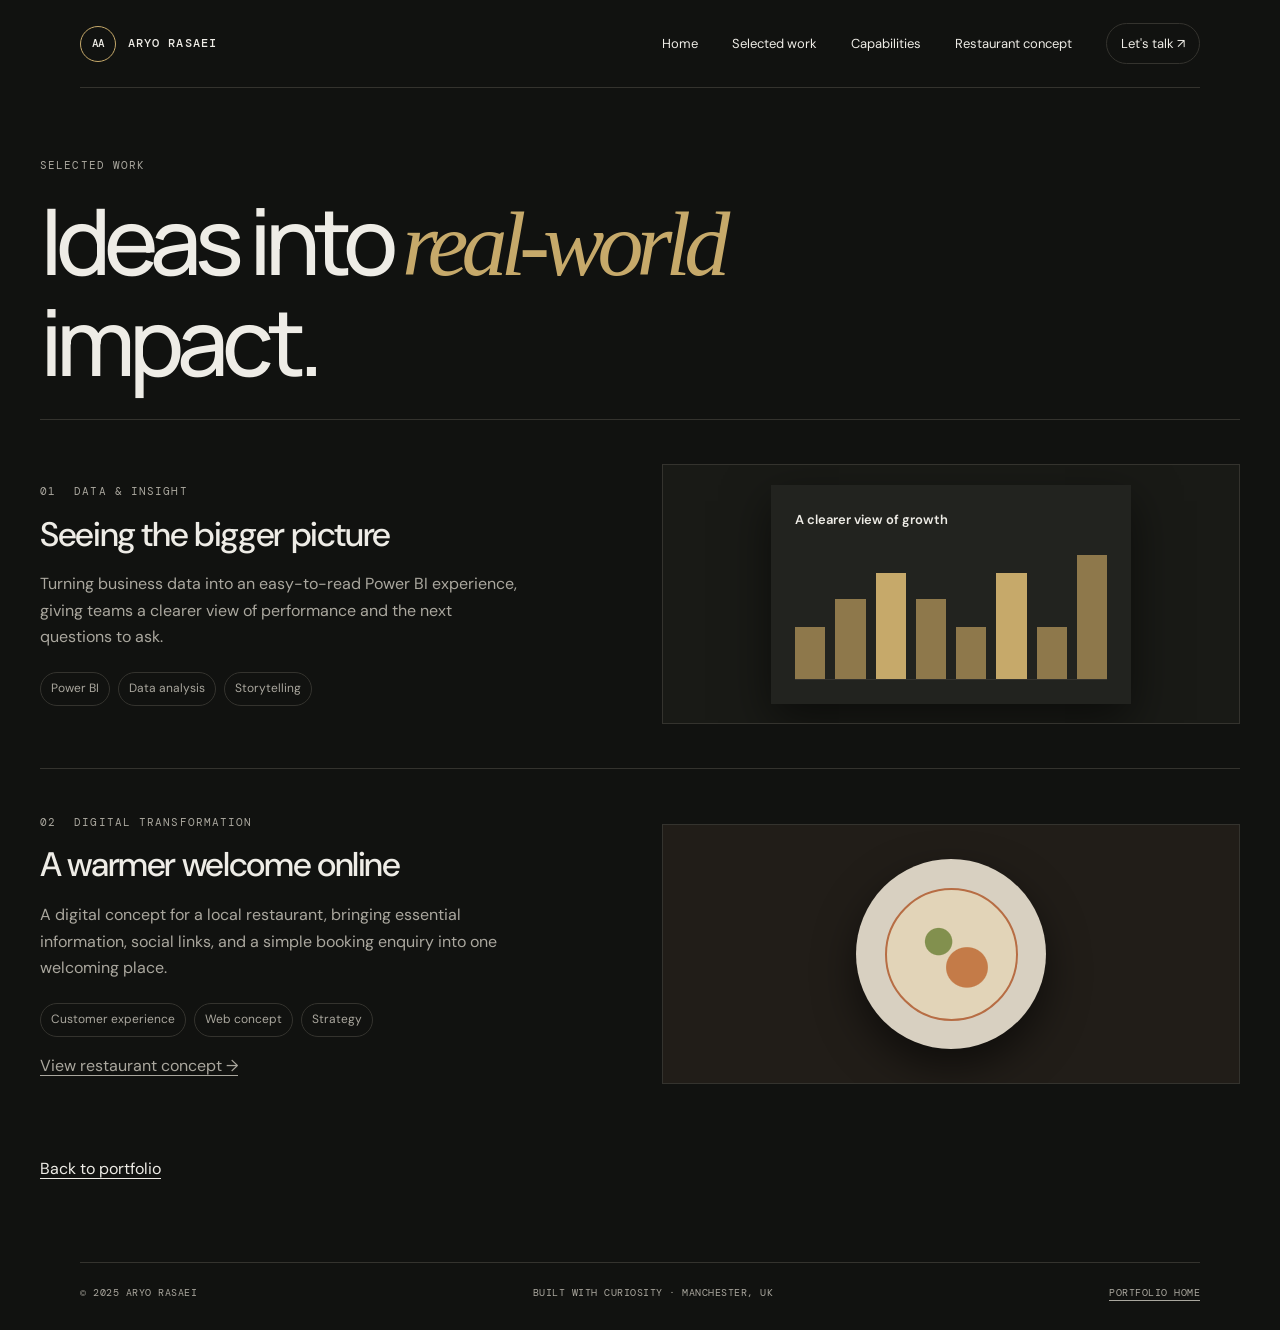
<file: Showcase.html>
<!doctype html>
<html lang="en">
  <head>
    <meta charset="utf-8" />
    <meta name="viewport" content="width=device-width, initial-scale=1" />
    <meta name="theme-color" content="#f5f4ef" />
    <title>Selected Work · Aryo Rasaei</title>
    <link rel="preconnect" href="https://fonts.googleapis.com" />
    <link rel="preconnect" href="https://fonts.gstatic.com" crossorigin />
    <link
      href="https://fonts.googleapis.com/css2?family=DM+Mono:wght@400;500&family=DM+Sans:wght@400;500;600;700&family=Manrope:wght@400;500;600;700;800&display=swap"
      rel="stylesheet"
    />
    <link rel="stylesheet" href="styles.css" />
  </head>
  <body>
    <div class="grain" aria-hidden="true"></div>
    <header class="topbar">
      <a class="brand" href="index.html"
        ><span class="brand-mark">AA</span><span>ARYO RASAEI</span></a
      >
      <nav aria-label="Main navigation">
        <a href="index.html#home">Home</a>
        <a href="Showcase.html">Selected work</a>
        <a href="skills.html">Capabilities</a>
        <a href="restauraunt.html">Restaurant concept</a>
        <a class="nav-cta" href="Contact.html">Let's talk ↗</a>
      </nav>
    </header>
    <main class="section">
      <div class="section-kicker">SELECTED WORK</div>
      <h1 class="page-title">Ideas into <em>real-world</em> impact.</h1>
      <article class="project">
        <div>
          <div class="project-meta">
            <span>01</span><span>Data &amp; insight</span>
          </div>
          <h2>Seeing the bigger picture</h2>
          <p>
            Turning business data into an easy-to-read Power BI experience,
            giving teams a clearer view of performance and the next questions to
            ask.
          </p>
          <div class="tags">
            <span>Power BI</span><span>Data analysis</span
            ><span>Storytelling</span>
          </div>
        </div>
        <div class="project-visual visual-dash">
          <div class="dash-card">
            <div class="dash-title">A clearer view of growth</div>
            <div class="chart">
              <i></i><i></i><i></i><i></i><i></i><i></i><i></i><i></i>
            </div>
          </div>
        </div>
      </article>
      <article class="project">
        <div>
          <div class="project-meta">
            <span>02</span><span>Digital transformation</span>
          </div>
          <h2>A warmer welcome online</h2>
          <p>
            A digital concept for a local restaurant, bringing essential
            information, social links, and a simple booking enquiry into one
            welcoming place.
          </p>
          <div class="tags">
            <span>Customer experience</span><span>Web concept</span
            ><span>Strategy</span>
          </div>
          <p><a href="restauraunt.html">View restaurant concept →</a></p>
        </div>
        <div class="project-visual visual-restaurant">
          <div class="plate"><div class="plate-inner"></div></div>
        </div>
      </article>
      <p><a href="index.html">Back to portfolio</a></p>
    </main>
    <footer>
      <span>© 2025 ARYO RASAEI</span
      ><span>BUILT WITH CURIOSITY · MANCHESTER, UK</span
      ><a href="index.html">PORTFOLIO HOME</a>
    </footer>
    <script src="script.js" defer></script>
  </body>
</html>
</file>
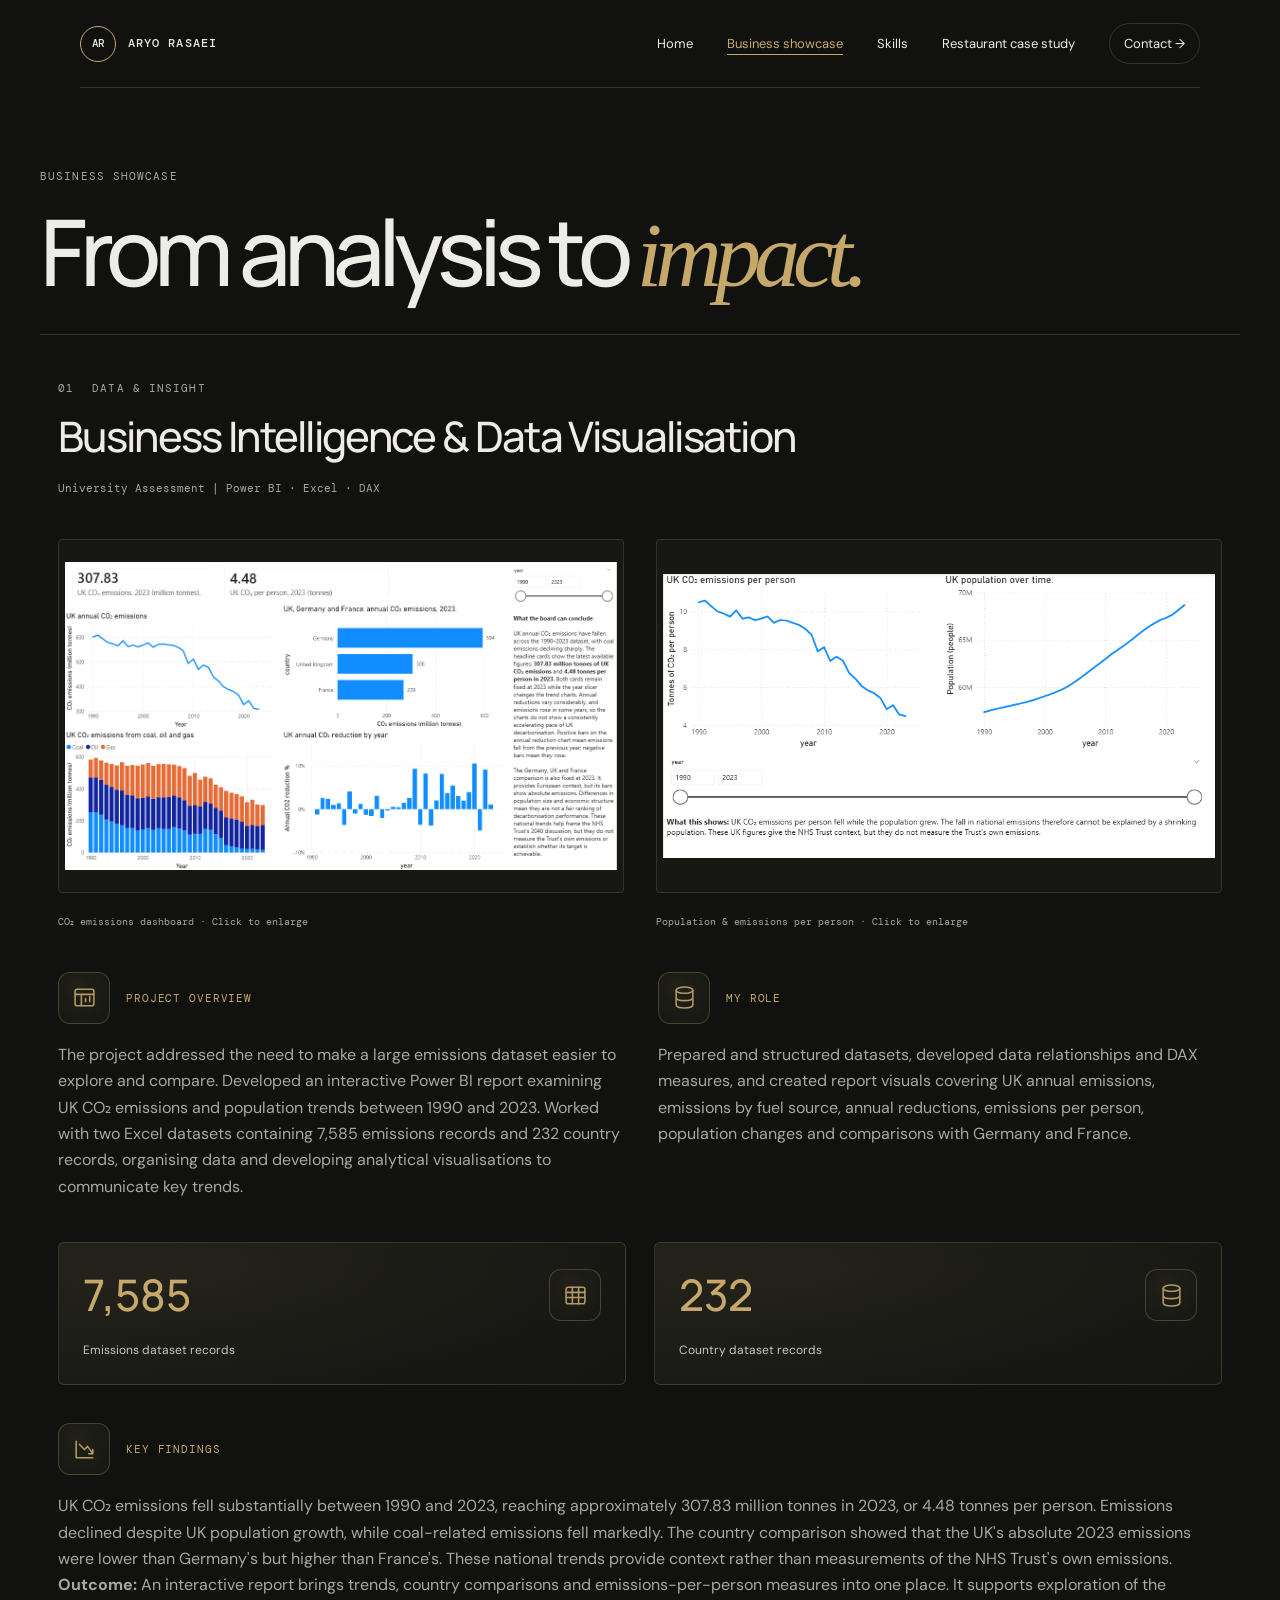
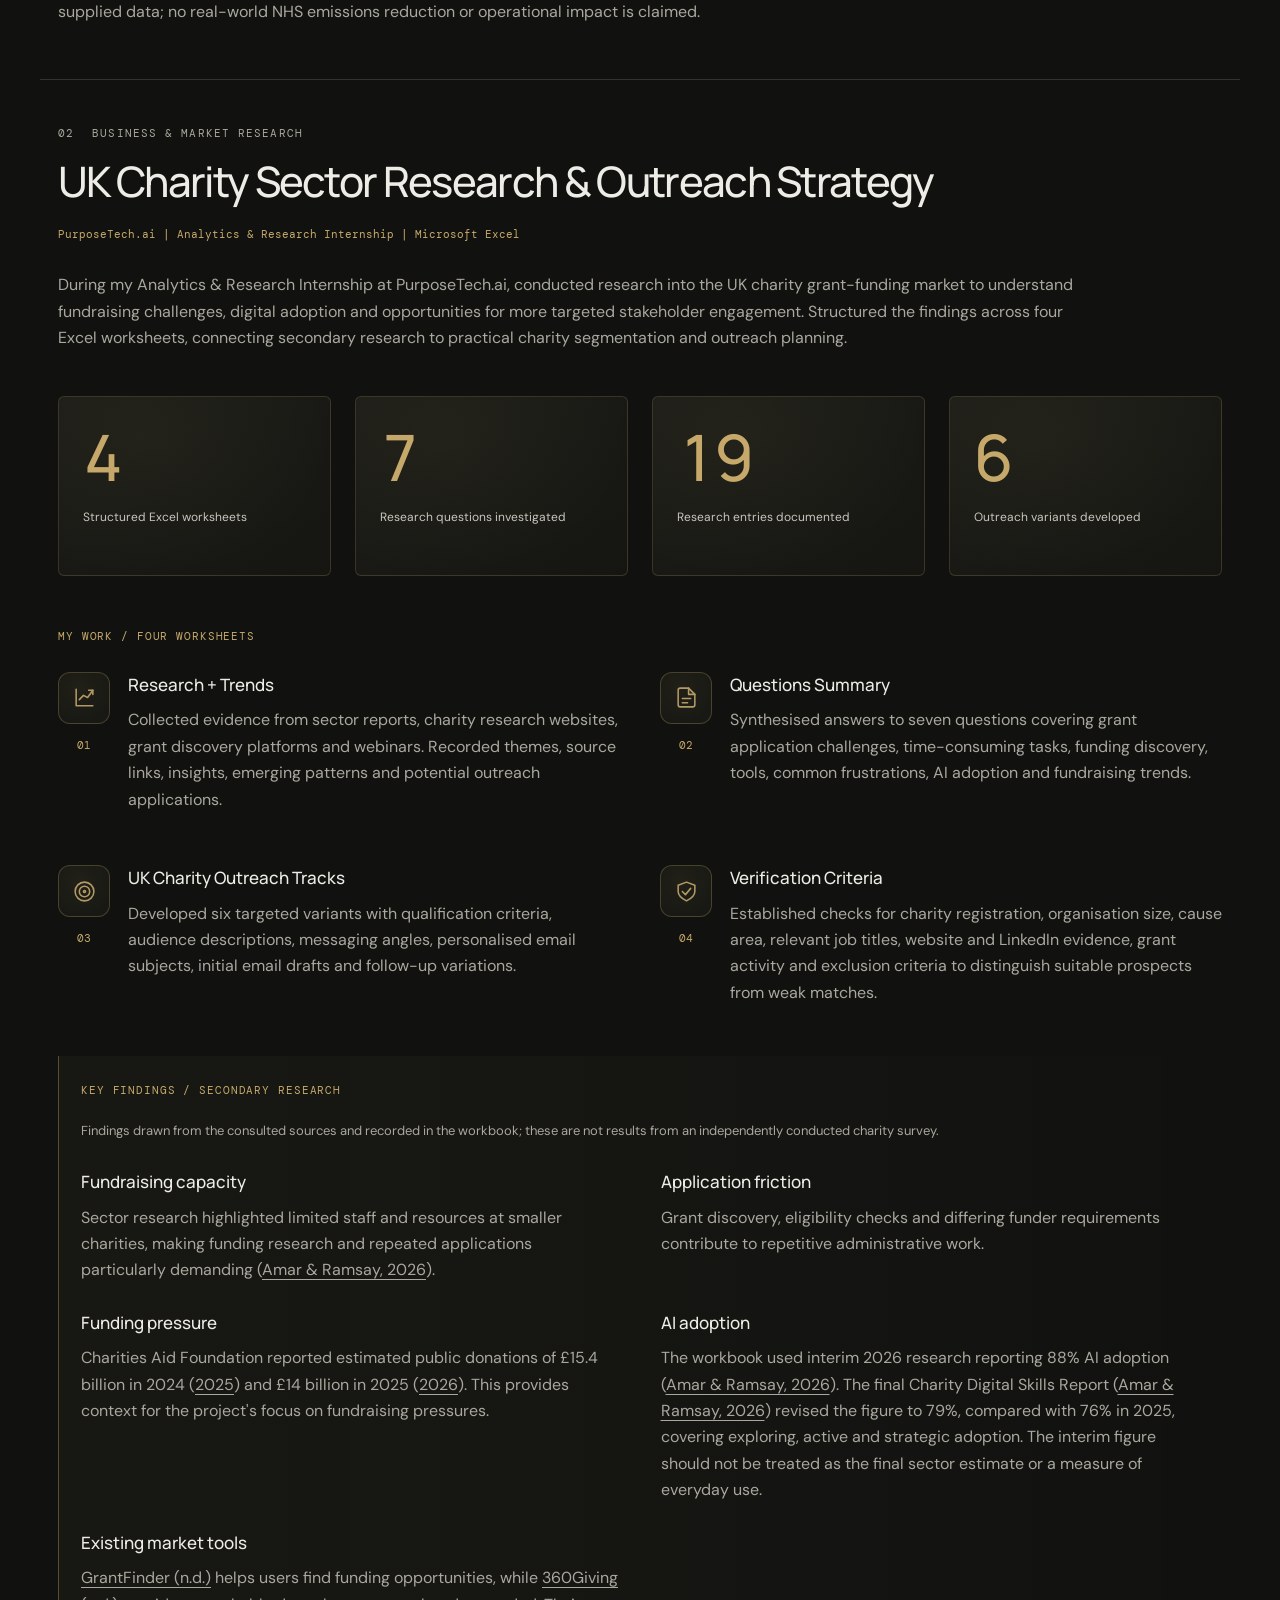
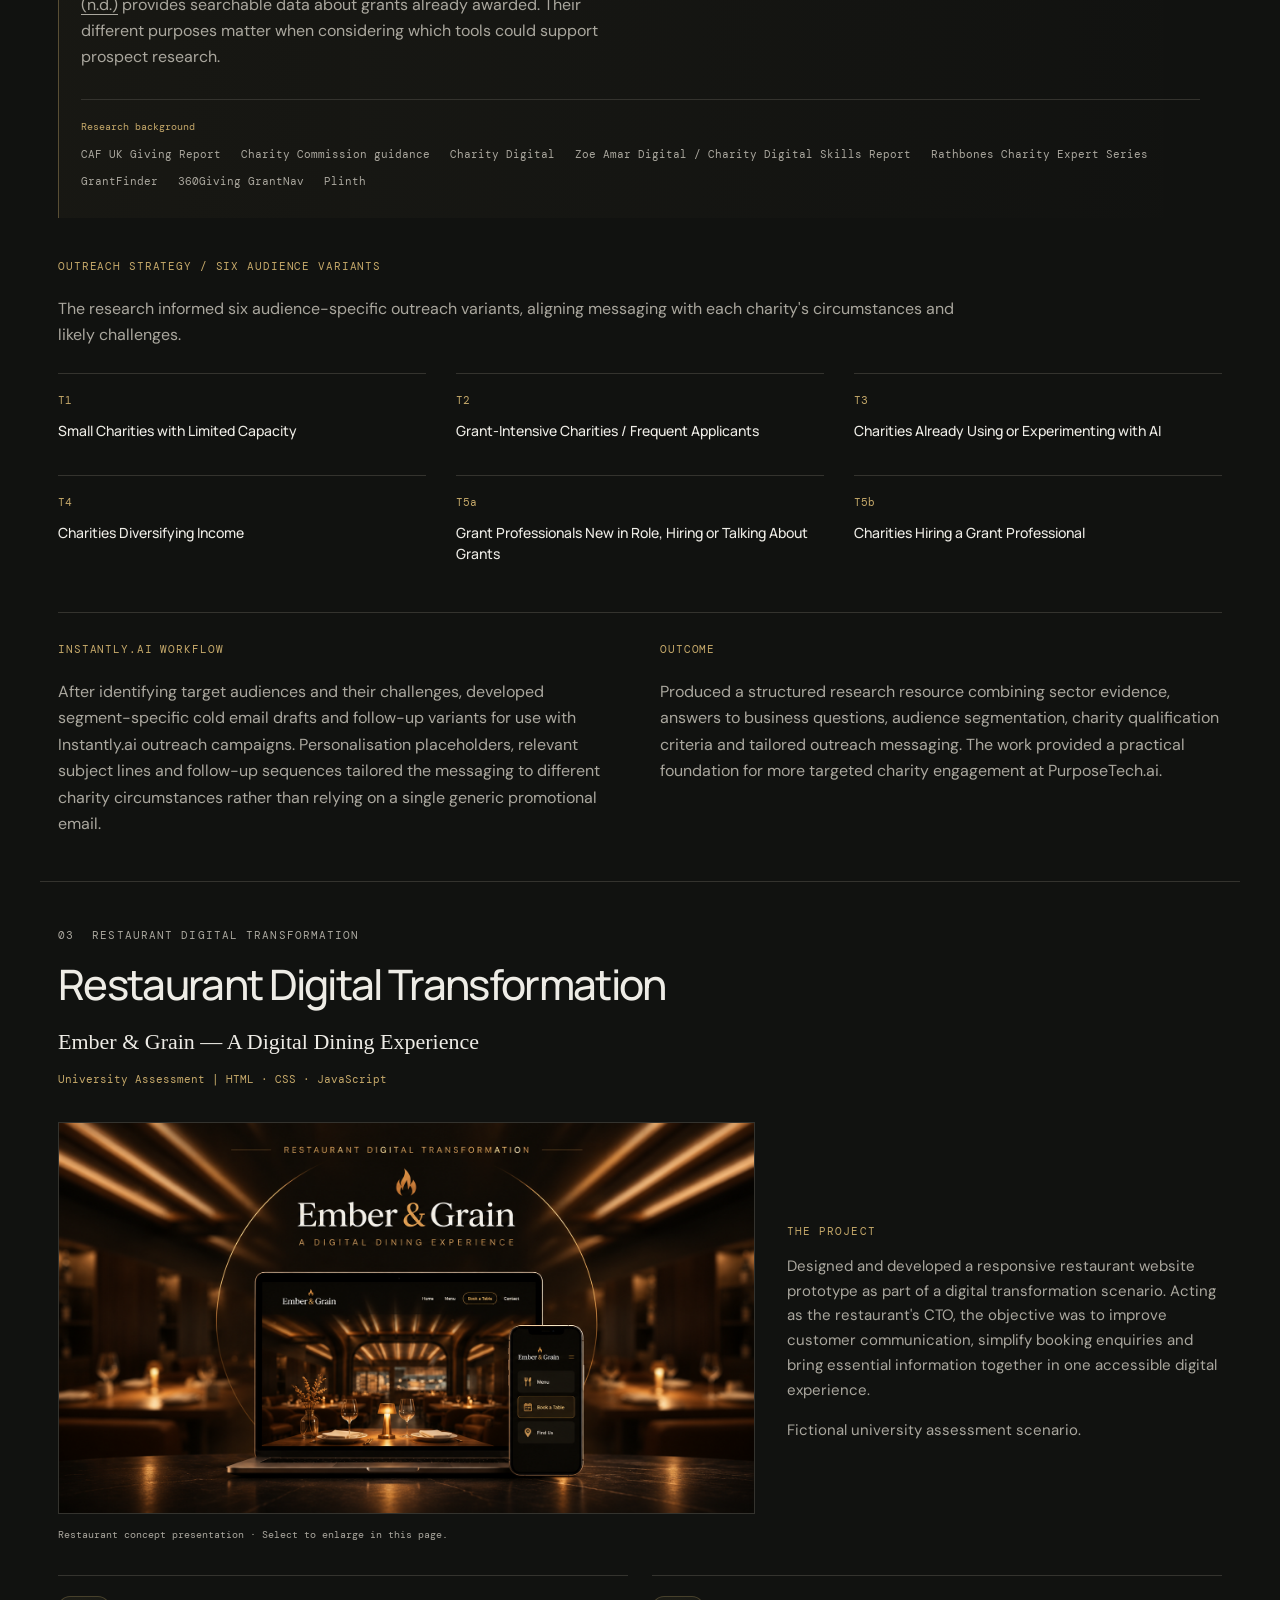
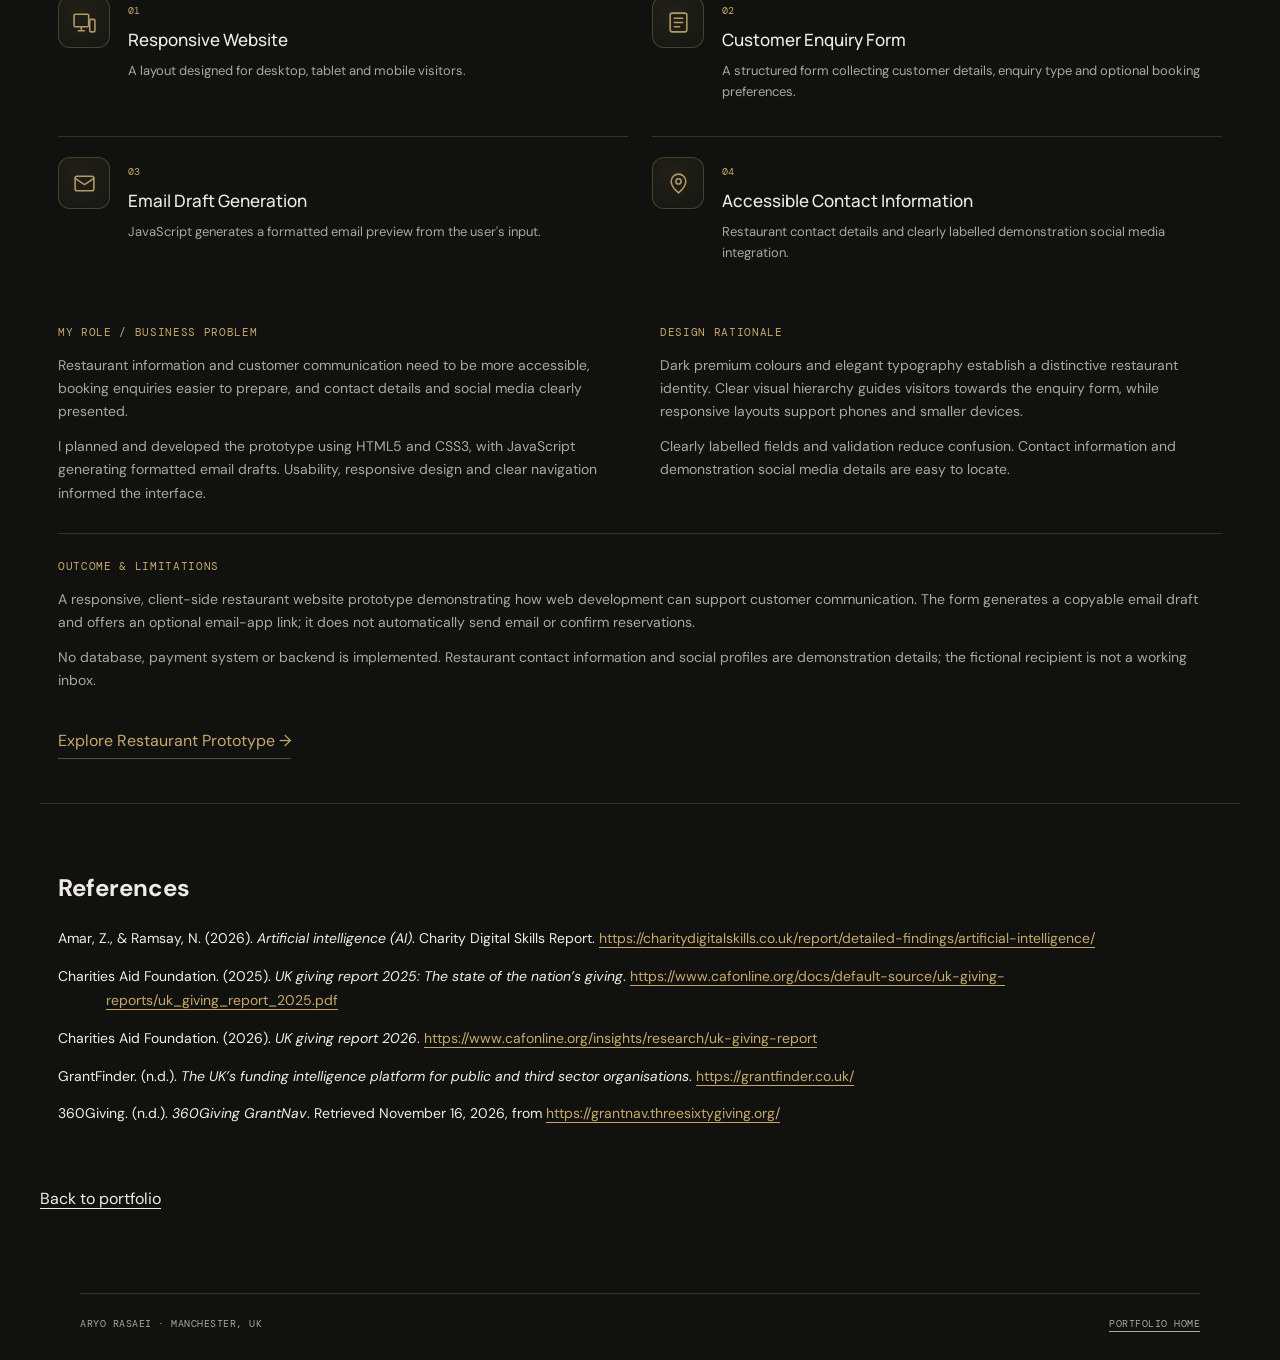
<file: showcase.html>
<!doctype html>
<html lang="en">
  <head>
    <meta charset="utf-8">
    <meta name="viewport" content="width=device-width, initial-scale=1">
    <meta name="theme-color" content="#111210">
    <meta name="description" content="Three projects by Aryo Rasaei: a Power BI emissions dashboard, UK charity sector research and the Ember & Grain restaurant case study.">
    <title>Business Showcase · Aryo Rasaei</title>
    <link rel="icon" href="assets/images/favicon.svg" type="image/svg+xml">
    <!-- Web fonts used across the portfolio. -->
    <link rel="preconnect" href="https://fonts.googleapis.com">
    <link rel="preconnect" href="https://fonts.gstatic.com" crossorigin>
    <link
      href="https://fonts.googleapis.com/css2?family=DM+Mono:wght@400;500&family=DM+Sans:wght@400;500;600;700&family=Manrope:wght@400;500;600;700;800&display=swap"
      rel="stylesheet">
    <!-- Shared styles, then one stylesheet per showcase project, the lightbox and print styles. -->
    <link rel="stylesheet" href="assets/css/base.css">
    <link rel="stylesheet" href="assets/css/layout.css">
    <link rel="stylesheet" href="assets/css/components.css">
    <link rel="stylesheet" href="assets/css/pages/showcase.css">
    <link rel="stylesheet" href="assets/css/pages/showcase-powerbi.css">
    <link rel="stylesheet" href="assets/css/pages/showcase-research.css">
    <link rel="stylesheet" href="assets/css/image-viewer.css">
    <link rel="stylesheet" href="assets/css/print.css" media="print">
  </head>
  <body class="showcase-page">
    <a class="skip-link" href="#main-content">Skip to main content</a>
    <div class="grain" aria-hidden="true"></div>
    <header class="topbar">
      <a class="brand" href="index.html" aria-label="Aryo Rasaei, home"><span class="brand-mark">AR</span><span>ARYO RASAEI</span></a>
      <nav aria-label="Main navigation">
        <a href="index.html#home">Home</a>
        <a href="showcase.html" aria-current="page">Business showcase</a>
        <a href="skills.html">Skills</a>
        <a href="restaurant.html">Restaurant case study</a>
        <a class="nav-cta" href="contact.html">Contact &rarr;</a>
      </nav>
    </header>
    <main class="section" id="main-content" tabindex="-1">
      <p class="section-kicker">BUSINESS SHOWCASE</p>
      <h1 class="page-title">From analysis to <em>impact.</em></h1>

      <!-- ============================================================
           Project 01: Power BI report (styles: showcase-powerbi.css)
           ============================================================ -->
      <article class="powerbi-project" aria-labelledby="powerbi-project-title">
        <header class="powerbi-project__heading">
          <div class="project-meta"><span>01</span><span>Data &amp; insight</span></div>
          <h2 id="powerbi-project-title">Business Intelligence &amp; Data Visualisation</h2>
          <p class="powerbi-project__subtitle">University Assessment | Power BI &middot; Excel &middot; DAX</p>
        </header>

        <!-- Report screenshots: each link opens the full-size original in the shared lightbox (script.js). -->
        <div class="powerbi-project__gallery" role="group" aria-label="Power BI report screenshots">
          <figure class="powerbi-project__screenshot">
            <a href="assets/images/powerbi-emissions-dashboard.png" aria-label="Enlarge the main CO2 emissions dashboard" data-lightbox aria-haspopup="dialog">
              <img src="assets/images/powerbi-emissions-dashboard.png" width="1165" height="650"
                alt="Power BI UK CO2 emissions dashboard with 2023 KPI cards, annual emissions, Germany and France comparison, fuel sources and annual reductions."
                decoding="async">
            </a>
            <figcaption>CO&#8322; emissions dashboard &middot; Click to enlarge</figcaption>
          </figure>
          <figure class="powerbi-project__screenshot">
            <a href="assets/images/powerbi-emissions-per-person.png" aria-label="Enlarge the population and per-person emissions dashboard" data-lightbox aria-haspopup="dialog">
              <img src="assets/images/powerbi-emissions-per-person.png" width="856" height="441"
                alt="Power BI report showing UK CO2 emissions per person falling as population rises from 1990 to 2023, with a year filter and interpretation."
                loading="lazy" decoding="async">
            </a>
            <figcaption>Population &amp; emissions per person &middot; Click to enlarge</figcaption>
          </figure>
        </div>

        <!-- Overview and role, side by side on wide screens. -->
        <div class="powerbi-project__summary">
          <section aria-labelledby="powerbi-overview-title">
            <h3 id="powerbi-overview-title">
              <span class="powerbi-project__icon" aria-hidden="true">
                <svg viewBox="0 0 24 24" width="25" height="25" fill="none" stroke="#b39a65" stroke-width="1.5" stroke-linecap="round" stroke-linejoin="round" focusable="false">
                  <rect x="3" y="4" width="18" height="16" rx="2"/>
                  <path d="M3 9h18M9 9v11M13 16v-3M17 16v-5"/>
                </svg>
              </span>
              <span>Project Overview</span>
            </h3>
            <p>The project addressed the need to make a large emissions dataset easier to explore and compare. Developed an interactive Power BI report examining UK CO&#8322; emissions and population trends between 1990 and 2023. Worked with two Excel datasets containing 7,585 emissions records and 232 country records, organising data and developing analytical visualisations to communicate key trends.</p>
          </section>
          <section aria-labelledby="powerbi-role-title">
            <h3 id="powerbi-role-title">
              <span class="powerbi-project__icon" aria-hidden="true">
                <svg viewBox="0 0 24 24" width="25" height="25" fill="none" stroke="#b39a65" stroke-width="1.5" stroke-linecap="round" stroke-linejoin="round" focusable="false">
                  <ellipse cx="12" cy="5" rx="8" ry="3"/>
                  <path d="M4 5v14c0 4 16 4 16 0V5M4 12c0 4 16 4 16 0"/>
                </svg>
              </span>
              <span>My Role</span>
            </h3>
            <p>Prepared and structured datasets, developed data relationships and DAX measures, and created report visuals covering UK annual emissions, emissions by fuel source, annual reductions, emissions per person, population changes and comparisons with Germany and France.</p>
          </section>
        </div>

        <!-- Metric cards: dataset sizes. -->
        <dl class="powerbi-project__figures" aria-label="Dataset record counts">
          <div>
            <dt>Emissions dataset records</dt>
            <dd>
              <span class="powerbi-project__metric-value">7,585</span>
              <span class="powerbi-project__icon" aria-hidden="true">
                <svg viewBox="0 0 24 24" width="25" height="25" fill="none" stroke="#b39a65" stroke-width="1.5" stroke-linecap="round" stroke-linejoin="round" focusable="false">
                  <rect x="3" y="4" width="18" height="16" rx="2"/>
                  <path d="M3 9h18M3 14h18M9 4v16M15 4v16"/>
                </svg>
              </span>
            </dd>
          </div>
          <div>
            <dt>Country dataset records</dt>
            <dd>
              <span class="powerbi-project__metric-value">232</span>
              <span class="powerbi-project__icon" aria-hidden="true">
                <svg viewBox="0 0 24 24" width="25" height="25" fill="none" stroke="#b39a65" stroke-width="1.5" stroke-linecap="round" stroke-linejoin="round" focusable="false">
                  <ellipse cx="12" cy="5" rx="8" ry="3"/>
                  <path d="M4 5v14c0 4 16 4 16 0V5M4 12c0 4 16 4 16 0"/>
                </svg>
              </span>
            </dd>
          </div>
        </dl>

        <!-- Findings and outcome. -->
        <section class="powerbi-project__findings" aria-labelledby="powerbi-findings-title">
          <h3 id="powerbi-findings-title">
            <span class="powerbi-project__icon" aria-hidden="true">
              <svg viewBox="0 0 24 24" width="25" height="25" fill="none" stroke="#b39a65" stroke-width="1.5" stroke-linecap="round" stroke-linejoin="round" focusable="false">
                <path d="M4 4v16h16M7 7l5 5 3-3 5 7M16 16h4v-4"/>
              </svg>
            </span>
            <span>Key Findings</span>
          </h3>
          <p>UK CO&#8322; emissions fell substantially between 1990 and 2023, reaching approximately 307.83 million tonnes in 2023, or 4.48 tonnes per person. Emissions declined despite UK population growth, while coal-related emissions fell markedly. The country comparison showed that the UK's absolute 2023 emissions were lower than Germany's but higher than France's. These national trends provide context rather than measurements of the NHS Trust's own emissions.</p>
          <p><strong>Outcome:</strong> An interactive report brings trends, country comparisons and emissions-per-person measures into one place. It supports exploration of the supplied data; no real-world NHS emissions reduction or operational impact is claimed.</p>
        </section>
      </article>

      <!-- ============================================================
           Project 02: Charity sector research (styles: showcase-research.css)
           ============================================================ -->
      <article class="research-project" aria-labelledby="research-project-title">
        <header class="research-project__heading">
          <div class="project-meta"><span>02</span><span>Business &amp; Market Research</span></div>
          <h2 id="research-project-title">UK Charity Sector Research &amp; Outreach Strategy</h2>
          <p class="research-project__subtitle">PurposeTech.ai | Analytics &amp; Research Internship | Microsoft Excel</p>
        </header>

        <p class="research-project__overview">During my Analytics &amp; Research Internship at PurposeTech.ai, conducted research into the UK charity grant-funding market to understand fundraising challenges, digital adoption and opportunities for more targeted stakeholder engagement. Structured the findings across four Excel worksheets, connecting secondary research to practical charity segmentation and outreach planning.</p>

        <!-- Metric cards: project scope. -->
        <dl class="research-project__metrics" aria-label="Project scope">
          <div><dt>Structured Excel worksheets</dt><dd>4</dd></div>
          <div><dt>Research questions investigated</dt><dd>7</dd></div>
          <div><dt>Research entries documented</dt><dd>19</dd></div>
          <div><dt>Outreach variants developed</dt><dd>6</dd></div>
        </dl>

        <!-- The four workbook worksheets, each with an icon and number. -->
        <section class="research-project__section" aria-labelledby="research-worksheets-title">
          <h3 id="research-worksheets-title">My Work / Four Worksheets</h3>
          <ol class="research-project__worksheets">
            <li>
              <span class="research-worksheet__rail">
                <span class="research-worksheet__icon" aria-hidden="true">
                  <svg viewBox="0 0 24 24" width="25" height="25" fill="none" stroke="#b39a65" stroke-width="1.5" stroke-linecap="round" stroke-linejoin="round" focusable="false">
                    <path d="M4 4v16h16"/>
                    <path d="m7 14 4-4 4 2 5-7"/>
                    <path d="M16 5h4v4"/>
                  </svg>
                </span>
                <span class="research-project__number" aria-hidden="true">01</span>
              </span>
              <div>
                <h4>Research + Trends</h4>
                <p>Collected evidence from sector reports, charity research websites, grant discovery platforms and webinars. Recorded themes, source links, insights, emerging patterns and potential outreach applications.</p>
              </div>
            </li>
            <li>
              <span class="research-worksheet__rail">
                <span class="research-worksheet__icon" aria-hidden="true">
                  <svg viewBox="0 0 24 24" width="25" height="25" fill="none" stroke="#b39a65" stroke-width="1.5" stroke-linecap="round" stroke-linejoin="round" focusable="false">
                    <path d="M14 3H6a2 2 0 0 0-2 2v14a2 2 0 0 0 2 2h12a2 2 0 0 0 2-2V9z"/>
                    <path d="M14 3v6h6M8 13h8M8 17h5"/>
                  </svg>
                </span>
                <span class="research-project__number" aria-hidden="true">02</span>
              </span>
              <div>
                <h4>Questions Summary</h4>
                <p>Synthesised answers to seven questions covering grant application challenges, time-consuming tasks, funding discovery, tools, common frustrations, AI adoption and fundraising trends.</p>
              </div>
            </li>
            <li>
              <span class="research-worksheet__rail">
                <span class="research-worksheet__icon" aria-hidden="true">
                  <svg viewBox="0 0 24 24" width="25" height="25" fill="none" stroke="#b39a65" stroke-width="1.5" stroke-linecap="round" stroke-linejoin="round" focusable="false">
                    <circle cx="12" cy="12" r="9"/>
                    <circle cx="12" cy="12" r="5"/>
                    <circle cx="12" cy="12" r="1"/>
                  </svg>
                </span>
                <span class="research-project__number" aria-hidden="true">03</span>
              </span>
              <div>
                <h4>UK Charity Outreach Tracks</h4>
                <p>Developed six targeted variants with qualification criteria, audience descriptions, messaging angles, personalised email subjects, initial email drafts and follow-up variations.</p>
              </div>
            </li>
            <li>
              <span class="research-worksheet__rail">
                <span class="research-worksheet__icon" aria-hidden="true">
                  <svg viewBox="0 0 24 24" width="25" height="25" fill="none" stroke="#b39a65" stroke-width="1.5" stroke-linecap="round" stroke-linejoin="round" focusable="false">
                    <path d="m12 3 8 3v6c0 4-4 7-8 9-4-2-8-5-8-9V6z"/>
                    <path d="m8 12 3 3 5-6"/>
                  </svg>
                </span>
                <span class="research-project__number" aria-hidden="true">04</span>
              </span>
              <div>
                <h4>Verification Criteria</h4>
                <p>Established checks for charity registration, organisation size, cause area, relevant job titles, website and LinkedIn evidence, grant activity and exclusion criteria to distinguish suitable prospects from weak matches.</p>
              </div>
            </li>
          </ol>
        </section>

        <!-- Secondary research findings, with in-page links to the reference list. -->
        <section class="research-project__findings research-project__section" aria-labelledby="research-findings-title">
          <h3 id="research-findings-title">Key Findings / Secondary Research</h3>
          <p class="research-project__attribution">Findings drawn from the consulted sources and recorded in the workbook; these are not results from an independently conducted charity survey.</p>
          <ul class="research-project__finding-list">
            <li>
              <h4>Fundraising capacity</h4>
              <p>Sector research highlighted limited staff and resources at smaller charities, making funding research and repeated applications particularly demanding (<a href="#ref-ai-2026">Amar &amp; Ramsay, 2026</a>).</p>
            </li>
            <li>
              <h4>Application friction</h4>
              <p>Grant discovery, eligibility checks and differing funder requirements contribute to repetitive administrative work.</p>
            </li>
            <li>
              <h4>Funding pressure</h4>
              <p>Charities Aid Foundation reported estimated public donations of &pound;15.4 billion in 2024 (<a href="#ref-caf-2025">2025</a>) and &pound;14 billion in 2025 (<a href="#ref-caf-2026">2026</a>). This provides context for the project's focus on fundraising pressures.</p>
            </li>
            <li>
              <h4>AI adoption</h4>
              <p>The workbook used interim 2026 research reporting 88% AI adoption (<a href="#ref-ai-2026">Amar &amp; Ramsay, 2026</a>). The final Charity Digital Skills Report (<a href="#ref-ai-2026">Amar &amp; Ramsay, 2026</a>) revised the figure to 79%, compared with 76% in 2025, covering exploring, active and strategic adoption. The interim figure should not be treated as the final sector estimate or a measure of everyday use.</p>
            </li>
            <li>
              <h4>Existing market tools</h4>
              <p><a href="#ref-grantfinder">GrantFinder (n.d.)</a> helps users find funding opportunities, while <a href="#ref-grantnav">360Giving (n.d.)</a> provides searchable data about grants already awarded. Their different purposes matter when considering which tools could support prospect research.</p>
            </li>
          </ul>
          <div class="research-project__sources">
            <h4>Research background</h4>
            <ul aria-label="Organisations and services recorded in the project">
              <li>CAF UK Giving Report</li>
              <li>Charity Commission guidance</li>
              <li>Charity Digital</li>
              <li>Zoe Amar Digital / Charity Digital Skills Report</li>
              <li>Rathbones Charity Expert Series</li>
              <li>GrantFinder</li>
              <li>360Giving GrantNav</li>
              <li>Plinth</li>
            </ul>
          </div>
        </section>

        <!-- The six outreach audience segments. -->
        <section class="research-project__section" aria-labelledby="research-outreach-title">
          <h3 id="research-outreach-title">Outreach Strategy / Six Audience Variants</h3>
          <p class="research-project__intro">The research informed six audience-specific outreach variants, aligning messaging with each charity's circumstances and likely challenges.</p>
          <ul class="research-project__segments">
            <li><span>T1</span><h4>Small Charities with Limited Capacity</h4></li>
            <li><span>T2</span><h4>Grant-Intensive Charities / Frequent Applicants</h4></li>
            <li><span>T3</span><h4>Charities Already Using or Experimenting with AI</h4></li>
            <li><span>T4</span><h4>Charities Diversifying Income</h4></li>
            <li><span>T5a</span><h4>Grant Professionals New in Role, Hiring or Talking About Grants</h4></li>
            <li><span>T5b</span><h4>Charities Hiring a Grant Professional</h4></li>
          </ul>
        </section>

        <!-- Closing pair: workflow and outcome. -->
        <div class="research-project__closing">
          <section aria-labelledby="research-workflow-title">
            <h3 id="research-workflow-title">Instantly.ai Workflow</h3>
            <p>After identifying target audiences and their challenges, developed segment-specific cold email drafts and follow-up variants for use with Instantly.ai outreach campaigns. Personalisation placeholders, relevant subject lines and follow-up sequences tailored the messaging to different charity circumstances rather than relying on a single generic promotional email.</p>
          </section>
          <section aria-labelledby="research-outcome-title">
            <h3 id="research-outcome-title">Outcome</h3>
            <p>Produced a structured research resource combining sector evidence, answers to business questions, audience segmentation, charity qualification criteria and tailored outreach messaging. The work provided a practical foundation for more targeted charity engagement at PurposeTech.ai.</p>
          </section>
        </div>
      </article>

      <!-- ============================================================
           Project 03: Restaurant prototype (styles: showcase.css)
           Documents the implemented restaurant page and its limits.
           ============================================================ -->
      <article class="showcase-restaurant restaurant-case" aria-labelledby="restaurant-project-title">
        <header class="showcase-restaurant__heading">
          <div class="project-meta"><span>03</span><span>Restaurant digital transformation</span></div>
          <h2 id="restaurant-project-title">Restaurant Digital Transformation</h2>
          <p class="restaurant-case__subtitle">Ember &amp; Grain &mdash; A Digital Dining Experience</p>
          <p class="showcase-restaurant__subtitle">University Assessment | HTML &middot; CSS &middot; JavaScript</p>
        </header>

        <!-- User-supplied restaurant concept presentation, enlarged through the shared lightbox. -->
        <div class="restaurant-case__lead">
          <figure class="restaurant-case__screenshot">
            <a href="restaurant-showcase.png" data-lightbox aria-haspopup="dialog" aria-label="Enlarge the Ember and Grain dining concept presentation" hidden>
              <img src="restaurant-showcase.png" alt="Ember and Grain digital dining concept presentation showing laptop and phone mockups against a warm restaurant interior." decoding="async">
            </a>
            <p class="restaurant-case__image-note">Restaurant concept image unavailable.</p>
            <figcaption hidden>Restaurant concept presentation &middot; Select to enlarge in this page.</figcaption>
          </figure>
          <div class="restaurant-case__overview">
            <p class="section-kicker">The project</p>
            <p>Designed and developed a responsive restaurant website prototype as part of a digital transformation scenario. Acting as the restaurant's CTO, the objective was to improve customer communication, simplify booking enquiries and bring essential information together in one accessible digital experience.</p>
            <p class="restaurant-case__disclaimer">Fictional university assessment scenario.</p>
          </div>
        </div>

        <!-- Compact highlights describe the current client-side prototype. -->
        <ul class="restaurant-case__features" aria-label="Core prototype features">
          <li><span class="showcase-restaurant__icon" aria-hidden="true"><svg viewBox="0 0 24 24" focusable="false"><rect x="2" y="4" width="14" height="12" rx="1"/><path d="M6 20h6m-3-4v4"/><rect x="17" y="9" width="5" height="12" rx="1"/></svg></span><div><span class="restaurant-case__number">01</span><h3>Responsive Website</h3><p>A layout designed for desktop, tablet and mobile visitors.</p></div></li>
          <li><span class="showcase-restaurant__icon" aria-hidden="true"><svg viewBox="0 0 24 24" focusable="false"><rect x="4" y="3" width="16" height="18" rx="2"/><path d="M8 8h8M8 12h8M8 16h5"/></svg></span><div><span class="restaurant-case__number">02</span><h3>Customer Enquiry Form</h3><p>A structured form collecting customer details, enquiry type and optional booking preferences.</p></div></li>
          <li><span class="showcase-restaurant__icon" aria-hidden="true"><svg viewBox="0 0 24 24" focusable="false"><rect x="3" y="5" width="18" height="14" rx="2"/><path d="m3 7 9 6 9-6"/></svg></span><div><span class="restaurant-case__number">03</span><h3>Email Draft Generation</h3><p>JavaScript generates a formatted email preview from the user's input.</p></div></li>
          <li><span class="showcase-restaurant__icon" aria-hidden="true"><svg viewBox="0 0 24 24" focusable="false"><path d="M19 10c0 5-7 11-7 11S5 15 5 10a7 7 0 0 1 14 0Z"/><circle cx="12" cy="10" r="2.5"/></svg></span><div><span class="restaurant-case__number">04</span><h3>Accessible Contact Information</h3><p>Restaurant contact details and clearly labelled demonstration social media integration.</p></div></li>
        </ul>

        <div class="restaurant-case__notes">
          <section aria-labelledby="restaurant-role"><h3 id="restaurant-role">My role / Business problem</h3><p>Restaurant information and customer communication need to be more accessible, booking enquiries easier to prepare, and contact details and social media clearly presented.</p><p>I planned and developed the prototype using HTML5 and CSS3, with JavaScript generating formatted email drafts. Usability, responsive design and clear navigation informed the interface.</p></section>
          <section aria-labelledby="restaurant-design"><h3 id="restaurant-design">Design rationale</h3><p>Dark premium colours and elegant typography establish a distinctive restaurant identity. Clear visual hierarchy guides visitors towards the enquiry form, while responsive layouts support phones and smaller devices.</p><p>Clearly labelled fields and validation reduce confusion. Contact information and demonstration social media details are easy to locate.</p></section>
          <section class="restaurant-case__outcome" aria-labelledby="restaurant-outcome"><h3 id="restaurant-outcome">Outcome &amp; limitations</h3><p>A responsive, client-side restaurant website prototype demonstrating how web development can support customer communication. The form generates a copyable email draft and offers an optional email-app link; it does not automatically send email or confirm reservations.</p><p>No database, payment system or backend is implemented. Restaurant contact information and social profiles are demonstration details; the fictional recipient is not a working inbox.</p></section>
        </div>
        <p class="showcase-restaurant__cta"><a class="text-link" href="restaurant.html">Explore Restaurant Prototype &rarr;</a></p>
      </article>

      <!-- ============================================================
           References (APA style), linked from project 02's findings.
           ============================================================ -->
      <section class="portfolio-references" aria-labelledby="references-title">
        <h2 id="references-title">References</h2>
        <ul class="reference-list" role="list">
          <li id="ref-ai-2026">Amar, Z., &amp; Ramsay, N. (2026). <cite>Artificial intelligence (AI)</cite>. Charity Digital Skills Report. <a href="https://charitydigitalskills.co.uk/report/detailed-findings/artificial-intelligence/">https://charitydigitalskills.co.uk/report/detailed-findings/artificial-intelligence/</a></li>
          <li id="ref-caf-2025">Charities Aid Foundation. (2025). <cite>UK giving report 2025: The state of the nation&#8217;s giving</cite>. <a href="https://www.cafonline.org/docs/default-source/uk-giving-reports/uk_giving_report_2025.pdf">https://www.cafonline.org/docs/default-source/uk-giving-reports/uk_giving_report_2025.pdf</a></li>
          <li id="ref-caf-2026">Charities Aid Foundation. (2026). <cite>UK giving report 2026</cite>. <a href="https://www.cafonline.org/insights/research/uk-giving-report">https://www.cafonline.org/insights/research/uk-giving-report</a></li>
          <li id="ref-grantfinder">GrantFinder. (n.d.). <cite>The UK&#8217;s funding intelligence platform for public and third sector organisations</cite>. <a href="https://grantfinder.co.uk/">https://grantfinder.co.uk/</a></li>
          <li id="ref-grantnav">360Giving. (n.d.). <cite>360Giving GrantNav</cite>. Retrieved November 16, 2026, from <a href="https://grantnav.threesixtygiving.org/">https://grantnav.threesixtygiving.org/</a></li>
        </ul>
      </section>
      <p><a href="index.html">Back to portfolio</a></p>
    </main>
    <footer>
      <span>ARYO RASAEI &middot; MANCHESTER, UK</span><a href="index.html">PORTFOLIO HOME</a>
    </footer>
    <!-- script.js: shared lightbox for data-lightbox links; navigation.js: mobile menu. -->
    <script src="assets/js/script.js" defer></script>
    <script src="assets/js/showcase-restaurant.js" defer></script>
    <script src="assets/js/navigation.js" defer></script>
</body>
</html>
</file>
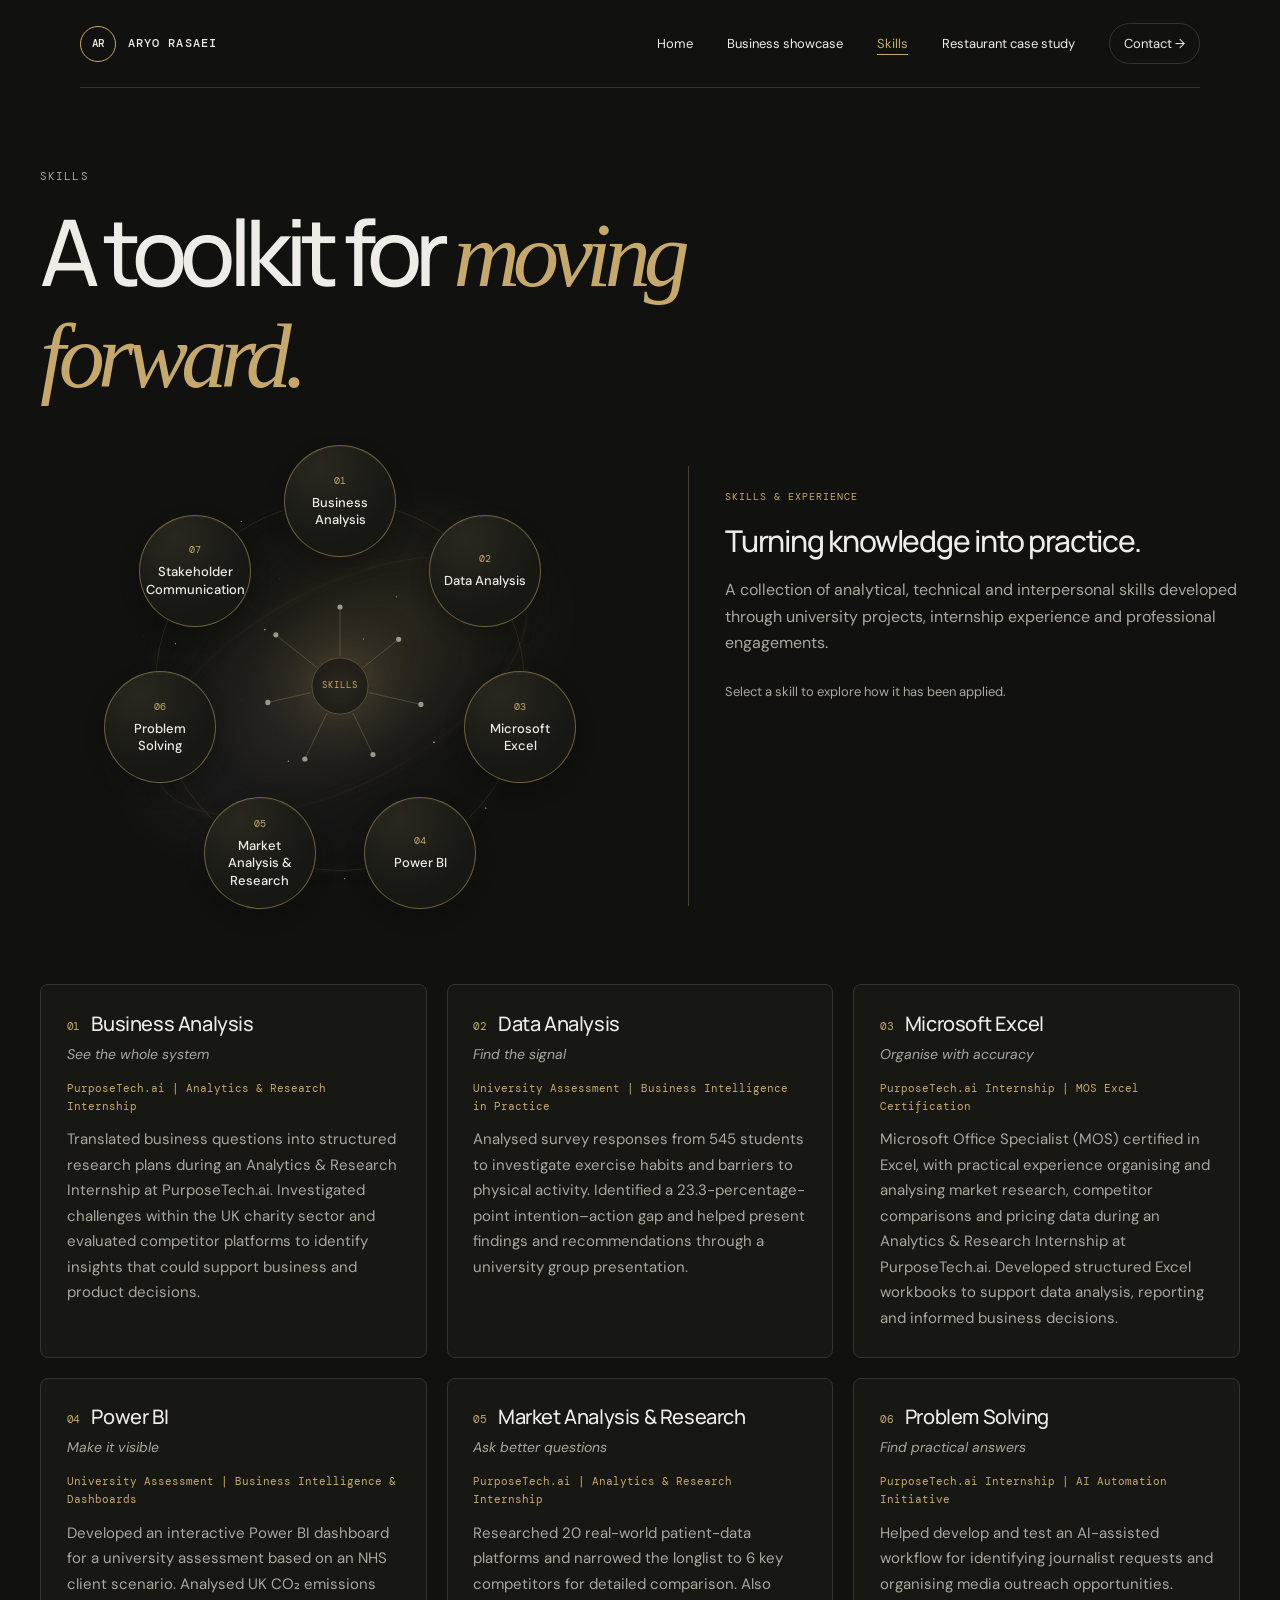
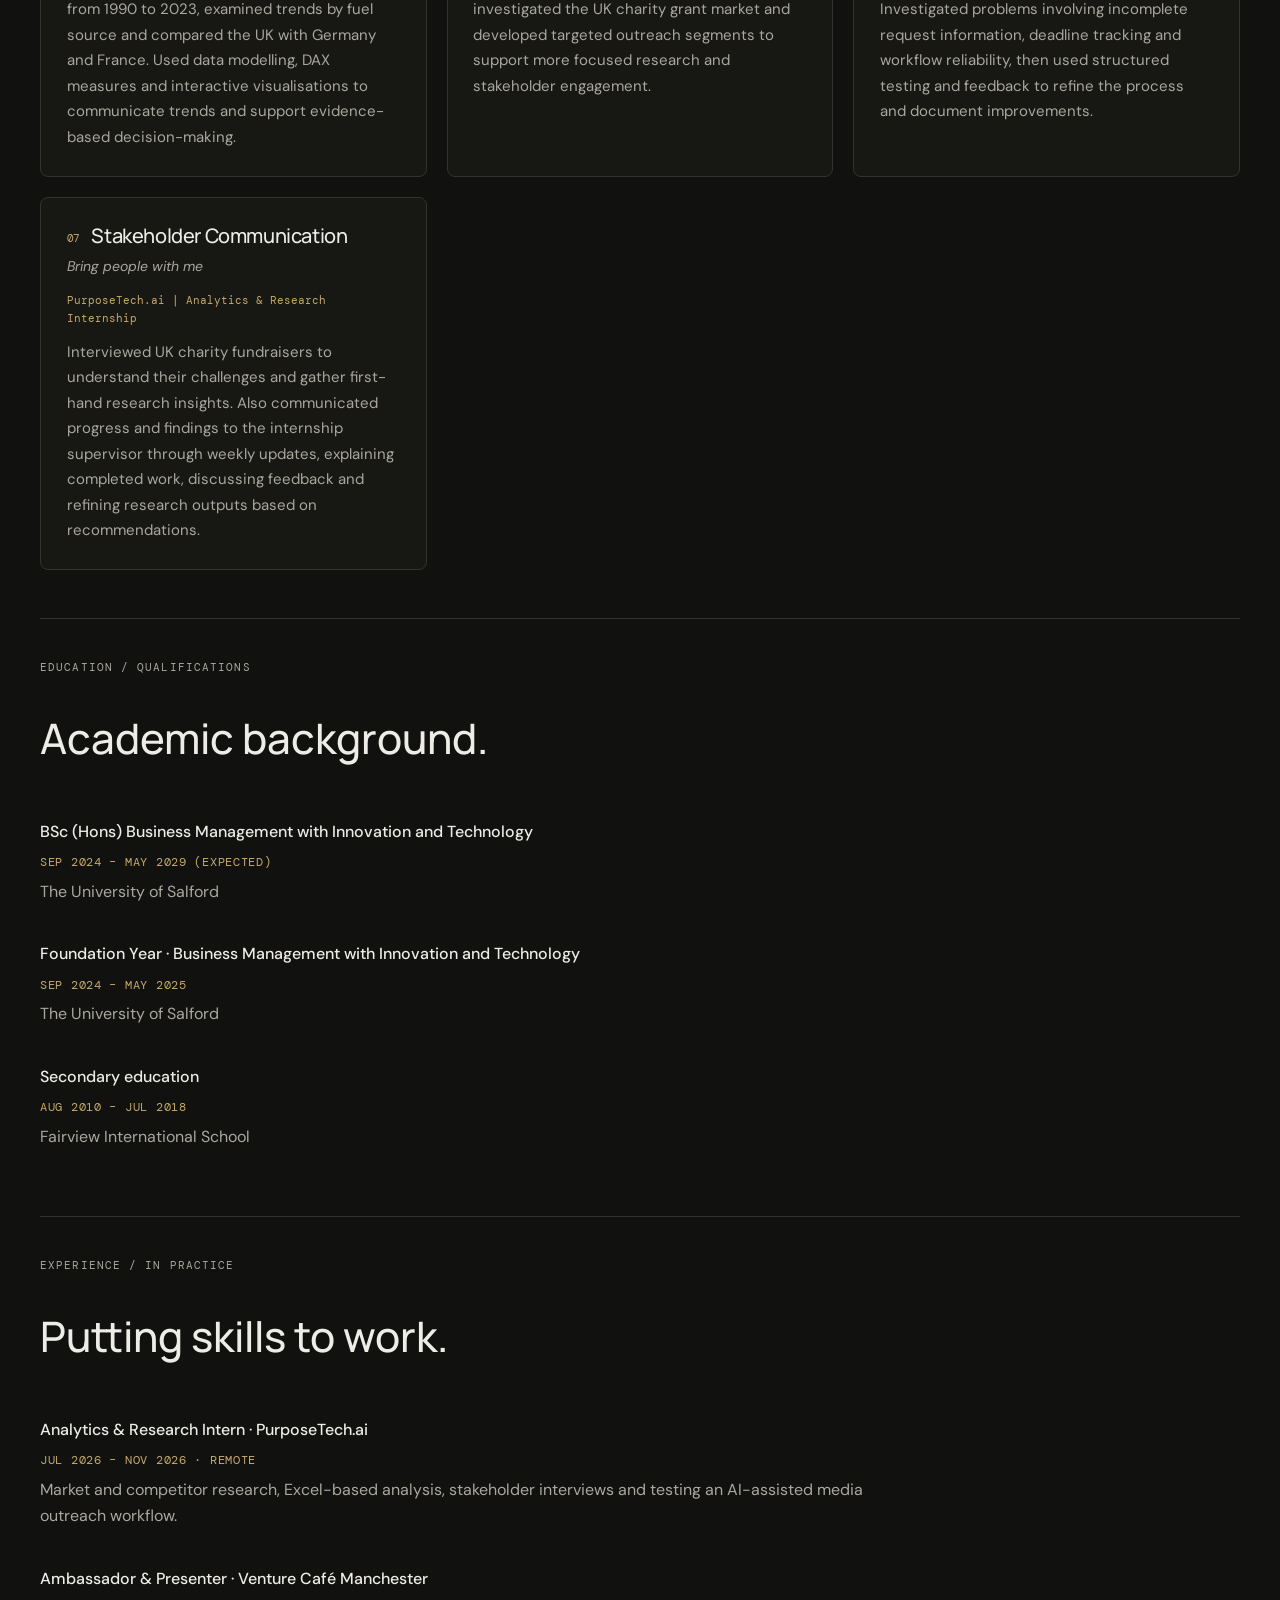
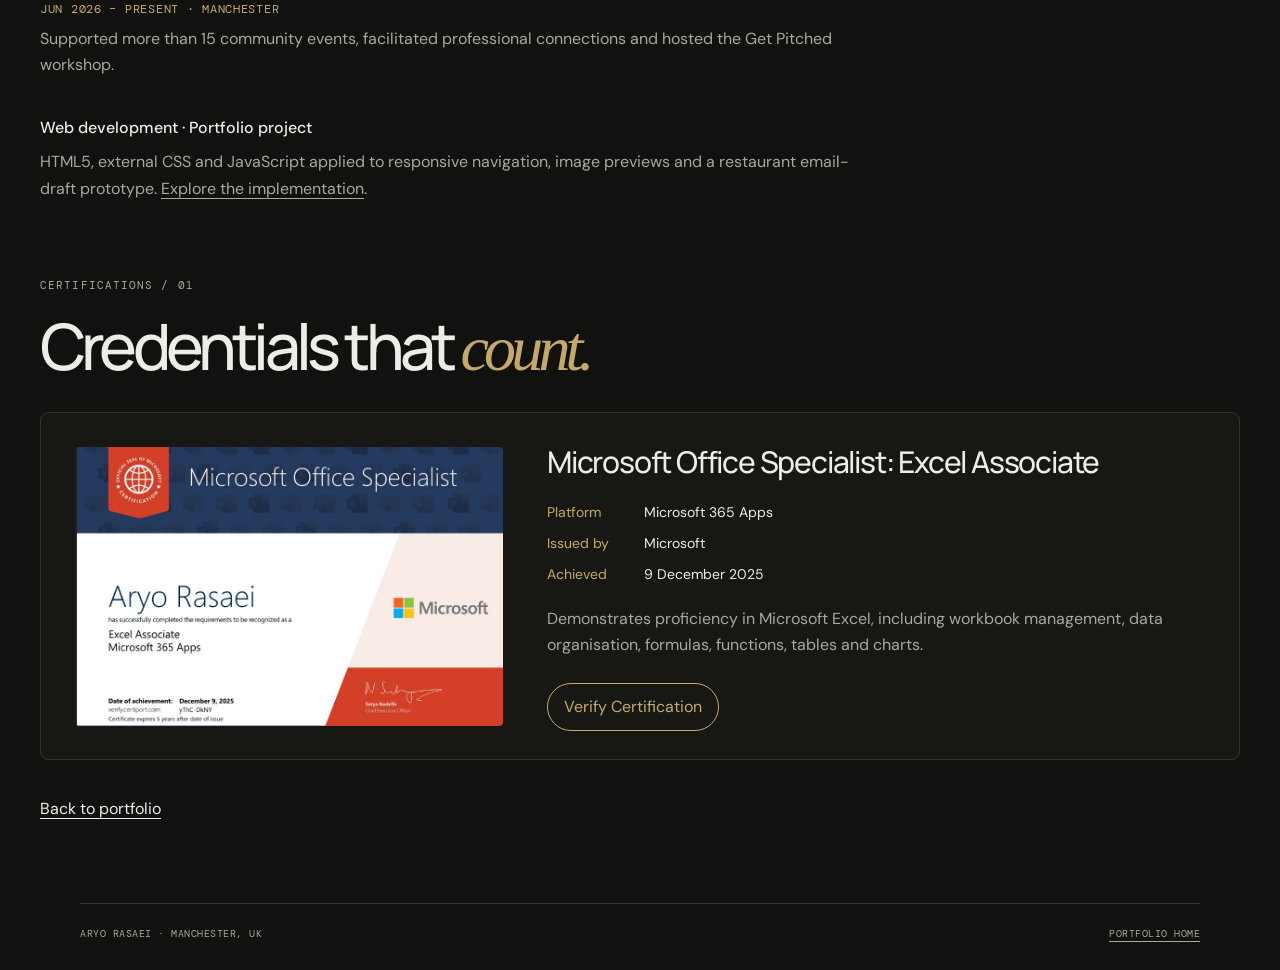
<file: skills.html>
<!doctype html>
<html lang="en">
  <head>
    <meta charset="utf-8">
    <meta name="viewport" content="width=device-width, initial-scale=1">
    <meta name="theme-color" content="#111210">
    <meta name="description" content="Skills, work experience and certifications of Aryo Rasaei, with evidence of how each skill has been applied.">
    <title>Skills · Aryo Rasaei</title>
    <link rel="icon" href="assets/images/favicon.svg" type="image/svg+xml">
    <link rel="preconnect" href="https://fonts.googleapis.com">
    <link rel="preconnect" href="https://fonts.gstatic.com" crossorigin>
    <link href="https://fonts.googleapis.com/css2?family=DM+Mono:wght@400;500&family=DM+Sans:wght@400;500;600;700&family=Manrope:wght@400;500;600;700;800&display=swap" rel="stylesheet">
    <link rel="stylesheet" href="assets/css/base.css">
    <link rel="stylesheet" href="assets/css/layout.css">
    <link rel="stylesheet" href="assets/css/components.css">
    <link rel="stylesheet" href="assets/css/pages/skills.css">
    <link rel="stylesheet" href="assets/css/image-viewer.css">
  </head>
  <body class="skills-page">
    <a class="skip-link" href="#main-content">Skip to main content</a>
    <div class="grain" aria-hidden="true"></div>
    <header class="topbar">
      <a class="brand" href="index.html" aria-label="Aryo Rasaei, home"><span class="brand-mark">AR</span><span>ARYO RASAEI</span></a>
      <nav aria-label="Main navigation">
        <a href="index.html#home">Home</a>
        <a href="showcase.html">Business showcase</a>
        <a href="skills.html" aria-current="page">Skills</a>
        <a href="restaurant.html">Restaurant case study</a>
        <a class="nav-cta" href="contact.html">Contact &rarr;</a>
      </nav>
    </header>
    <main class="section" id="main-content" tabindex="-1">
      <p class="section-kicker">SKILLS</p>
      <h1 class="page-title">A toolkit for <em>moving forward.</em></h1>
      <section class="skills-orbit" aria-labelledby="skills-title">
        <div class="skills-orbit__stage">
          <!-- Decorative atmosphere stays outside the interactive animation layer. -->
          <div class="skills-galaxy" aria-hidden="true">
            <!-- Sparse independent twinkles inherit the existing decorative rotation. -->
            <span class="skills-galaxy__stars">
              <span class="skills-galaxy__twinkle"></span>
              <span class="skills-galaxy__twinkle"></span>
              <span class="skills-galaxy__twinkle"></span>
              <span class="skills-galaxy__twinkle"></span>
              <span class="skills-galaxy__twinkle"></span>
              <span class="skills-galaxy__twinkle"></span>
              <span class="skills-galaxy__twinkle"></span>
              <span class="skills-galaxy__twinkle"></span>
              <span class="skills-galaxy__twinkle"></span>
              <span class="skills-galaxy__twinkle"></span>
              <span class="skills-galaxy__twinkle"></span>
              <span class="skills-galaxy__twinkle"></span>
              <span class="skills-galaxy__twinkle"></span>
            </span>
            <span class="skills-galaxy__ring"></span>
            <span class="skills-galaxy__ring skills-galaxy__ring--inclined"></span>
            <span class="skills-galaxy__core"></span>
          </div>
          <!-- Stable skill identities link this noninteractive constellation to the buttons. -->
          <svg class="skills-network" viewBox="0 0 200 200" aria-hidden="true" focusable="false">
            <g class="skills-network__path" data-skill="business-analysis">
              <line x1="100.00" y1="70.00" x2="100.00" y2="21.00" />
              <circle cx="100.00" cy="21.00" r="2.6" />
            </g>
            <g class="skills-network__path" data-skill="data-analysis">
              <line x1="123.45" y1="81.30" x2="158.64" y2="53.24" />
              <circle cx="158.64" cy="53.24" r="2.6" />
            </g>
            <g class="skills-network__path" data-skill="microsoft-excel">
              <line x1="129.25" y1="106.68" x2="180.92" y2="118.47" />
              <circle cx="180.92" cy="118.47" r="2.6" />
            </g>
            <g class="skills-network__path" data-skill="power-bi">
              <line x1="113.02" y1="127.03" x2="132.98" y2="168.47" />
              <circle cx="132.98" cy="168.47" r="2.6" />
            </g>
            <g class="skills-network__path" data-skill="market-research">
              <line x1="86.98" y1="127.03" x2="64.86" y2="172.98" />
              <circle cx="64.86" cy="172.98" r="2.6" />
            </g>
            <g class="skills-network__path" data-skill="problem-solving">
              <line x1="70.75" y1="106.68" x2="27.86" y2="116.47" />
              <circle cx="27.86" cy="116.47" r="2.6" />
            </g>
            <g class="skills-network__path" data-skill="stakeholder-communication">
              <line x1="76.55" y1="81.30" x2="35.89" y2="48.87" />
              <circle cx="35.89" cy="48.87" r="2.6" />
            </g>
            <circle class="skills-network__hub" cx="100" cy="100" r="28" />
            <text class="skills-network__label" x="100" y="100" text-anchor="middle" dominant-baseline="middle">SKILLS</text>
          </svg>
        <!-- Wide-screen overview: buttons preview the evidence cards below (script.js). -->
        <ul class="skills-orbit__list">
          <li class="skills-orbit__item">
            <button class="skills-orbit__control" type="button" aria-pressed="false" aria-controls="skills-orbit-preview" data-skill="business-analysis">
              <small class="skills-orbit__number">01</small>
              <span class="skills-orbit__name">Business Analysis</span>
            </button>
          </li>
          <li class="skills-orbit__item">
            <button class="skills-orbit__control" type="button" aria-pressed="false" aria-controls="skills-orbit-preview" data-skill="data-analysis">
              <small class="skills-orbit__number">02</small>
              <span class="skills-orbit__name">Data Analysis</span>
            </button>
          </li>
          <li class="skills-orbit__item">
            <button class="skills-orbit__control" type="button" aria-pressed="false" aria-controls="skills-orbit-preview" data-skill="microsoft-excel">
              <small class="skills-orbit__number">03</small>
              <span class="skills-orbit__name">Microsoft Excel</span>
            </button>
          </li>
          <li class="skills-orbit__item">
            <button class="skills-orbit__control" type="button" aria-pressed="false" aria-controls="skills-orbit-preview" data-skill="power-bi">
              <small class="skills-orbit__number">04</small>
              <span class="skills-orbit__name">Power BI</span>
            </button>
          </li>
          <li class="skills-orbit__item">
            <button class="skills-orbit__control" type="button" aria-pressed="false" aria-controls="skills-orbit-preview" data-skill="market-research">
              <small class="skills-orbit__number">05</small>
              <span class="skills-orbit__name">Market Analysis &amp; Research</span>
            </button>
          </li>
          <li class="skills-orbit__item">
            <button class="skills-orbit__control" type="button" aria-pressed="false" aria-controls="skills-orbit-preview" data-skill="problem-solving">
              <small class="skills-orbit__number">06</small>
              <span class="skills-orbit__name">Problem Solving</span>
            </button>
          </li>
          <li class="skills-orbit__item">
            <button class="skills-orbit__control" type="button" aria-pressed="false" aria-controls="skills-orbit-preview" data-skill="stakeholder-communication">
              <small class="skills-orbit__number">07</small>
              <span class="skills-orbit__name">Stakeholder Communication</span>
            </button>
          </li>
        </ul>
        </div>
        <div class="skills-orbit__centre">
          <div class="skills-orbit__content">
            <p class="skills-orbit__label">SKILLS &amp; EXPERIENCE</p>
            <h2 class="skills-orbit__title" id="skills-title">Turning knowledge into practice.</h2>
            <p class="skills-orbit__detail">A collection of analytical, technical and interpersonal skills developed through university projects, internship experience and professional engagements.</p>
            <p class="skills-orbit__instruction" hidden>Select a skill to explore how it has been applied.</p>
            <!-- Filled by script.js from the matching evidence card; not a live region. -->
            <div class="skills-orbit__preview" id="skills-orbit-preview"></div>
          </div>
        </div>
        <!-- Always-visible evidence: readable without JavaScript and at every width. -->
        <ol class="skills-evidence">
        <li class="skills-evidence__item" id="skill-business-analysis">
          <h3 class="skills-evidence__name"><span class="skills-evidence__number" aria-hidden="true">01</span> Business Analysis</h3>
          <p class="skills-evidence__tagline">See the whole system</p>
          <p class="skills-evidence__source">PurposeTech.ai | Analytics &amp; Research Internship</p>
          <p class="skills-evidence__description">Translated business questions into structured research plans during an Analytics &amp; Research Internship at PurposeTech.ai. Investigated challenges within the UK charity sector and evaluated competitor platforms to identify insights that could support business and product decisions.</p>
        </li>
        <li class="skills-evidence__item" id="skill-data-analysis">
          <h3 class="skills-evidence__name"><span class="skills-evidence__number" aria-hidden="true">02</span> Data Analysis</h3>
          <p class="skills-evidence__tagline">Find the signal</p>
          <p class="skills-evidence__source">University Assessment | Business Intelligence in Practice</p>
          <p class="skills-evidence__description">Analysed survey responses from 545 students to investigate exercise habits and barriers to physical activity. Identified a 23.3-percentage-point intention–action gap and helped present findings and recommendations through a university group presentation.</p>
        </li>
        <li class="skills-evidence__item" id="skill-microsoft-excel">
          <h3 class="skills-evidence__name"><span class="skills-evidence__number" aria-hidden="true">03</span> Microsoft Excel</h3>
          <p class="skills-evidence__tagline">Organise with accuracy</p>
          <p class="skills-evidence__source">PurposeTech.ai Internship | MOS Excel Certification</p>
          <p class="skills-evidence__description">Microsoft Office Specialist (MOS) certified in Excel, with practical experience organising and analysing market research, competitor comparisons and pricing data during an Analytics &amp; Research Internship at PurposeTech.ai. Developed structured Excel workbooks to support data analysis, reporting and informed business decisions.</p>
        </li>
        <li class="skills-evidence__item" id="skill-power-bi">
          <h3 class="skills-evidence__name"><span class="skills-evidence__number" aria-hidden="true">04</span> Power BI</h3>
          <p class="skills-evidence__tagline">Make it visible</p>
          <p class="skills-evidence__source">University Assessment | Business Intelligence &amp; Dashboards</p>
          <p class="skills-evidence__description">Developed an interactive Power BI dashboard for a university assessment based on an NHS client scenario. Analysed UK CO₂ emissions from 1990 to 2023, examined trends by fuel source and compared the UK with Germany and France. Used data modelling, DAX measures and interactive visualisations to communicate trends and support evidence-based decision-making.</p>
        </li>
        <li class="skills-evidence__item" id="skill-market-research">
          <h3 class="skills-evidence__name"><span class="skills-evidence__number" aria-hidden="true">05</span> Market Analysis &amp; Research</h3>
          <p class="skills-evidence__tagline">Ask better questions</p>
          <p class="skills-evidence__source">PurposeTech.ai | Analytics &amp; Research Internship</p>
          <p class="skills-evidence__description">Researched 20 real-world patient-data platforms and narrowed the longlist to 6 key competitors for detailed comparison. Also investigated the UK charity grant market and developed targeted outreach segments to support more focused research and stakeholder engagement.</p>
        </li>
        <li class="skills-evidence__item" id="skill-problem-solving">
          <h3 class="skills-evidence__name"><span class="skills-evidence__number" aria-hidden="true">06</span> Problem Solving</h3>
          <p class="skills-evidence__tagline">Find practical answers</p>
          <p class="skills-evidence__source">PurposeTech.ai Internship | AI Automation Initiative</p>
          <p class="skills-evidence__description">Helped develop and test an AI-assisted workflow for identifying journalist requests and organising media outreach opportunities. Investigated problems involving incomplete request information, deadline tracking and workflow reliability, then used structured testing and feedback to refine the process and document improvements.</p>
        </li>
        <li class="skills-evidence__item" id="skill-stakeholder-communication">
          <h3 class="skills-evidence__name"><span class="skills-evidence__number" aria-hidden="true">07</span> Stakeholder Communication</h3>
          <p class="skills-evidence__tagline">Bring people with me</p>
          <p class="skills-evidence__source">PurposeTech.ai | Analytics &amp; Research Internship</p>
          <p class="skills-evidence__description">Interviewed UK charity fundraisers to understand their challenges and gather first-hand research insights. Also communicated progress and findings to the internship supervisor through weekly updates, explaining completed work, discussing feedback and refining research outputs based on recommendations.</p>
        </li>
        </ol>
      </section>

      <!-- Academic qualifications, most recent first. Dates match the LinkedIn profile linked on the Contact page. -->
      <section class="experience-summary education-summary" id="education" aria-labelledby="education-title">
        <p class="section-kicker">Education / Qualifications</p>
        <h2 id="education-title">Academic background.</h2>
        <dl>
          <div>
            <dt>BSc (Hons) Business Management with Innovation and Technology</dt>
            <dd><span class="timeline-dates"><time datetime="2024-09">Sep 2024</time> – <time datetime="2029-05">May 2029</time> (expected)</span>The University of Salford</dd>
          </div>
          <div>
            <dt>Foundation Year · Business Management with Innovation and Technology</dt>
            <dd><span class="timeline-dates"><time datetime="2024-09">Sep 2024</time> – <time datetime="2025-05">May 2025</time></span>The University of Salford</dd>
          </div>
          <div>
            <dt>Secondary education</dt>
            <dd><span class="timeline-dates"><time datetime="2010-08">Aug 2010</time> – <time datetime="2018-07">Jul 2018</time></span>Fairview International School</dd>
          </div>
        </dl>
      </section>

      <!-- Experience uses only roles and contributions already supplied in this portfolio; dates match LinkedIn. -->
      <section class="experience-summary" aria-labelledby="experience-title">
        <p class="section-kicker">Experience / In practice</p>
        <h2 id="experience-title">Putting skills to work.</h2>
        <dl>
          <div><dt>Analytics &amp; Research Intern · PurposeTech.ai</dt><dd><span class="timeline-dates"><time datetime="2026-07">Jul 2026</time> – <time datetime="2026-11">Nov 2026</time> · Remote</span>Market and competitor research, Excel-based analysis, stakeholder interviews and testing an AI-assisted media outreach workflow.</dd></div>
          <div><dt>Ambassador &amp; Presenter · Venture Café Manchester</dt><dd><span class="timeline-dates"><time datetime="2026-06">Jun 2026</time> – present · Manchester</span>Supported more than 15 community events, facilitated professional connections and hosted the Get Pitched workshop.</dd></div>
          <div><dt>Web development · Portfolio project</dt><dd>HTML5, external CSS and JavaScript applied to responsive navigation, image previews and a restaurant email-draft prototype. <a href="showcase.html#restaurant-project-title">Explore the implementation</a>.</dd></div>
        </dl>
      </section>

      <section class="skills-certifications" id="certifications" aria-labelledby="certifications-title">
        <p class="section-kicker">CERTIFICATIONS / 01</p>
        <h2 class="page-title" id="certifications-title">Credentials that <em>count.</em></h2>
        <article class="skills-certificate" aria-labelledby="mos-certificate-title">
          <a class="skills-certificate__image-link" href="assets/images/mos-certificate.png" aria-label="Open Microsoft Office Specialist Excel Associate certificate at full size" data-lightbox aria-haspopup="dialog">
            <img class="skills-certificate__image" src="assets/images/mos-certificate.png" alt="Microsoft Office Specialist: Excel Associate certificate for Aryo Rasaei, Microsoft 365 Apps, achieved 9 December 2025." width="922" height="600" loading="lazy" decoding="async">
          </a>
          <div class="skills-certificate__details">
            <h3 id="mos-certificate-title">Microsoft Office Specialist: Excel Associate</h3>
            <dl class="skills-certificate__meta">
              <div><dt>Platform</dt><dd>Microsoft 365 Apps</dd></div>
              <div><dt>Issued by</dt><dd>Microsoft</dd></div>
              <div><dt>Achieved</dt><dd><time datetime="2025-12-09">9 December 2025</time></dd></div>
            </dl>
            <p>Demonstrates proficiency in Microsoft Excel, including workbook management, data organisation, formulas, functions, tables and charts.</p>
            <a class="skills-certificate__verify" href="https://www.credly.com/badges/127788cd-e645-4750-acc0-980dc18af506" target="_blank" rel="noopener">Verify Certification</a>
          </div>
        </article>
      </section>

      <p><a href="index.html">Back to portfolio</a></p>
    </main>
    <footer>
      <span>ARYO RASAEI &middot; MANCHESTER, UK</span><a href="index.html">PORTFOLIO HOME</a>
    </footer>
    <script src="assets/js/script.js" defer></script>
    <script src="assets/js/navigation.js" defer></script>
</body>
</html>
</file>
<file: assets/css/base.css>
/* ==========================================================================
   base.css - Design tokens, reset, global defaults and accessibility
   --------------------------------------------------------------------------
   Loaded first on every page. Defines the custom properties (variables)
   that all other stylesheets use, so colours and fonts change in one place.

   Contents
     1. Design tokens
     2. Reset and element defaults
     3. Reduced motion
     4. Accessibility helpers (skip link, anchor offset, current page)
     5. Screen-only defaults
   ========================================================================== */

/* 1. Design tokens
   -----------------------------------------------------------------------
   A dark "paper" background with light "ink" text and one gold accent.
   color-scheme: dark asks the browser to draw native controls and
   scrollbars in dark mode to match. Each font stack ends with system
   fallbacks in case the Google Fonts request fails. */
:root {
  color-scheme: dark;
  --paper: #111210;
  --ink: #eeece6;
  --muted: #aaa79e;
  --line: #34332e;
  --accent: #c6a96a;
  --serif: Georgia, "Times New Roman", serif;
  --sans: "DM Sans", "Segoe UI", sans-serif;
  --mono: "DM Mono", Consolas, monospace;
}

/* 2. Reset and element defaults
   -----------------------------------------------------------------------
   border-box sizing makes width include padding and border, which keeps
   the layout maths in the other files predictable. */
* {
  box-sizing: border-box;
}

html {
  scroll-behavior: smooth;
}

body {
  min-width: 0;
  margin: 0;
  background: var(--paper);
  color: var(--ink);
  font-family: var(--sans);
  font-size: 16px;
  line-height: 1.65;
}

a {
  color: inherit;
  text-decoration-thickness: 1px;
  text-underline-offset: 4px;
  transition: color .2s ease, border-color .2s ease, background-color .2s ease;
}

a:hover {
  color: var(--accent);
}

/* 3. Reduced motion
   -----------------------------------------------------------------------
   Respects the operating-system "reduce motion" setting on every page.
   Durations are set to almost zero (not removed) so animation and
   transition end events still fire for any script that relies on them.
   !important is deliberate so this preference beats component rules. */
@media (prefers-reduced-motion: reduce) {
  html {
    scroll-behavior: auto;
  }

  *, *::before, *::after {
    animation-duration: .01ms !important;
    transition-duration: .01ms !important;
  }
}

/* 4. Accessibility helpers
   -----------------------------------------------------------------------
   The skip link is the first focusable element on each page. It sits just
   above the viewport and slides into view when it receives keyboard
   focus, letting keyboard users jump straight to <main>. */
.skip-link {
  position: absolute;
  z-index: 100;
  top: 12px;
  left: 16px;
  padding: 12px 18px;
  border: 1px solid var(--accent);
  background: var(--paper);
  color: var(--ink);
  transform: translateY(-180%);
}

.skip-link:focus {
  transform: translateY(0);
}

/* Leave a small gap above any element reached through an in-page #link. */
[id] {
  scroll-margin-top: 24px;
}

/* Highlight the navigation link for the current page. Styling the ARIA
   attribute keeps the visual state and the screen-reader state in sync. */
.topbar a[aria-current="page"] {
  color: var(--accent);
  text-decoration: underline;
  text-underline-offset: 6px;
}

/* 5. Screen-only defaults (excluded from print)
   -----------------------------------------------------------------------
   Images never overflow their container, and links/buttons get a clear
   accent outline for keyboard focus (:focus-visible) but not mouse clicks. */
@media screen {
  img {
    max-width: 100%;
  }

  a:focus-visible, button:focus-visible {
    outline: 2px solid var(--accent);
    outline-offset: 4px;
  }
}
</file>
<file: assets/css/layout.css>
/* ==========================================================================
   layout.css - Shared page frame: header, navigation, main width, footer
   --------------------------------------------------------------------------
   Loaded second on every page, after base.css.

   Layout model: the header and footer are centred at up to 1120px and
   <main> at up to 1200px, each keeping a side gutter (calc(100% - 64px))
   so content never touches the edge of the screen.

   Breakpoints (shared with components.css and the page stylesheets)
     <=680px    phone
     681-900px  tablet
     <=1099px   compact navigation (menu button added by navigation.js)

   Contents
     1. Header and brand
     2. Navigation links
     3. Main content and footer
     4. Base breakpoints
     5. Screen-only responsive and touch refinements
     6. Mobile menu (progressive enhancement)
     7. Print
   ========================================================================== */

/* 1. Header and brand
   ----------------------------------------------------------------------- */
.topbar {
  width: min(1120px, calc(100% - 64px));
  min-height: 88px;
  margin: 0 auto;
  display: flex;
  align-items: center;
  justify-content: space-between;
  gap: 28px;
  border-bottom: 1px solid var(--line);
}

.brand {
  display: inline-flex;
  align-items: center;
  gap: 12px;
  font-family: var(--mono);
  font-size: 12px;
  font-weight: 500;
  letter-spacing: .09em;
  text-decoration: none;
}

/* Circular "AR" monogram beside the name. */
.brand-mark {
  display: grid;
  width: 36px;
  height: 36px;
  place-items: center;
  border: 1px solid var(--accent);
  border-radius: 50%;
  font-size: 11px;
  letter-spacing: -.06em;
}

/* 2. Navigation links
   -----------------------------------------------------------------------
   clamp() lets the gap between links shrink smoothly as the window
   narrows. The final link (.nav-cta) is drawn as a pill button. */
nav {
  display: flex;
  align-items: center;
  gap: clamp(14px, 3vw, 34px);
}

nav a {
  font-size: 13px;
  text-decoration: none;
}

nav .nav-cta {
  padding: 9px 14px;
  border: 1px solid var(--line);
  border-radius: 999px;
}

nav .nav-cta:hover {
  border-color: var(--accent);
}

/* 3. Main content and footer
   ----------------------------------------------------------------------- */
main {
  width: min(1200px, calc(100% - 64px));
  margin: 0 auto;
}

footer {
  width: min(1120px, calc(100% - 64px));
  margin: 80px auto 0;
  padding: 22px 0 28px;
  display: flex;
  justify-content: space-between;
  gap: 18px;
  border-top: 1px solid var(--line);
  color: var(--muted);
  font-family: var(--mono);
  font-size: 10px;
  letter-spacing: .05em;
}

/* 4. Base breakpoints
   -----------------------------------------------------------------------
   Phone: stack the header and footer vertically and narrow the gutters.
   When JavaScript runs, section 6 turns the links into a menu instead. */
@media (max-width: 680px) {
  .topbar, main, footer {
    width: min(100% - 36px, 520px);
  }

  .topbar {
    min-height: 76px;
    align-items: flex-start;
    padding: 18px 0;
    flex-direction: column;
    gap: 14px;
  }

  nav {
    width: 100%;
    flex-wrap: wrap;
    gap: 10px 18px;
  }

  nav a {
    font-size: 12px;
  }

  footer {
    flex-direction: column;
  }
}

@media (min-width: 681px) and (max-width: 900px) {
  main {
    width: min(1200px, calc(100% - 48px));
  }
}

/* 5. Screen-only responsive and touch refinements
   -----------------------------------------------------------------------
   min-width: 0 lets flex children shrink below their content width, and
   44px minimum heights give comfortable touch targets on small and
   coarse-pointer (touch) screens. */
@media screen {
  main, .topbar, footer {
    min-width: 0;
  }

  .brand-mark {
    flex-shrink: 0;
  }
}

@media screen and (max-width: 1099px) {
  .topbar {
    flex-wrap: wrap;
    gap: 12px;
    padding-block: 18px;
  }

  .topbar nav {
    flex: 1 1 620px;
    flex-wrap: wrap;
    gap: 8px 20px;
  }

  .topbar nav a {
    display: inline-flex;
    align-items: center;
    min-height: 44px;
  }
}

@media screen and (min-width: 681px) and (max-width: 900px) {
  .topbar, footer {
    width: calc(100% - 48px);
  }
}

@media screen and (max-width: 680px) {
  .topbar, main, footer {
    width: calc(100% - 32px);
  }

  .topbar nav {
    display: grid;
    grid-template-columns: repeat(2, minmax(0, 1fr));
    flex: none;
    gap: 4px 12px;
  }

  .topbar nav a {
    font-size: 13px;
    padding-block: 8px;
    line-height: 1.4;
  }

  .topbar nav .nav-cta {
    justify-self: start;
    padding-inline: 14px;
  }

  footer {
    margin-top: 48px;
    gap: 12px;
  }

  footer a {
    display: inline-flex;
    align-items: center;
    min-height: 44px;
  }
}

@media screen and (max-width: 680px) {
  .topbar nav a {
    min-width: 0;
    overflow-wrap: anywhere;
  }
}

@media screen and (pointer: coarse) {
  .brand {
    min-height: 44px;
  }

  .topbar nav a {
    display: inline-flex;
    align-items: center;
    min-height: 44px;
  }
}

/* 6. Mobile menu (progressive enhancement)
   -----------------------------------------------------------------------
   navigation.js inserts the .menu-toggle button and adds .has-menu to the
   header. Without JavaScript the button never exists and every link stays
   visible, so the site remains fully usable.

   At <=1099px the script hides the nav with the hidden attribute and
   toggles .menu-open on the header. The icon is two lines that first move
   together and then rotate into an "X"; the transition delays are swapped
   between the two states so closing plays the same steps in reverse. */
.menu-toggle {
  display: none;
}

.topbar nav[hidden] {
  display: none;
}

@media screen and (max-width: 1099px) {
  .topbar.has-menu {
    flex-direction: row;
    align-items: center;
    justify-content: space-between;
    min-height: 76px;
    gap: 12px;
    padding-block: 14px;
  }

  .menu-toggle {
    display: inline-flex;
    align-items: center;
    justify-content: center;
    min-width: 44px;
    min-height: 44px;
    padding: 12px;
    border: 0;
    border-radius: 6px;
    background: transparent;
    color: var(--ink);
    cursor: pointer;
  }

  .menu-toggle__icon {
    position: relative;
    display: block;
    width: 20px;
    height: 20px;
  }

  .menu-toggle__icon span {
    position: absolute;
    left: 0;
    top: 9px;
    display: block;
    width: 20px;
    height: 1.5px;
    border-radius: 2px;
    background: currentColor;
    translate: 0 -4px;
    rotate: 0deg;
    transition: translate .18s ease .16s, rotate .18s ease;
  }

  .menu-toggle__icon span:last-child {
    translate: 0 4px;
  }

  .menu-open .menu-toggle__icon span {
    translate: 0 0;
    rotate: 45deg;
    transition: translate .18s ease, rotate .18s ease .16s;
  }

  .menu-open .menu-toggle__icon span:last-child {
    rotate: -45deg;
  }

  .topbar.has-menu nav {
    display: grid;
    grid-template-columns: 1fr;
    flex: 1 0 100%;
    width: 100%;
    gap: 4px;
    overflow: hidden;
  }

  .topbar.has-menu nav[hidden] {
    display: none;
  }

  .topbar.has-menu nav a {
    padding: 10px 12px;
    font-size: 15px;
    min-height: 44px;
  }

  .topbar.has-menu nav .nav-cta {
    justify-self: start;
    margin-top: 4px;
  }
}

/* 7. Print: always print the full navigation, never the menu button. */
@media print {
  .menu-toggle {
    display: none;
  }

  .topbar nav[hidden] {
    display: flex;
  }
}
</file>
<file: assets/css/components.css>
/* ==========================================================================
   components.css - Reusable components shared by every page
   --------------------------------------------------------------------------
   Loaded third (after base.css and layout.css). Page stylesheets in pages/
   may refine these components for their own page.

   Contents
     1. Links
     2. Labels: eyebrow, section kicker, project meta
     3. Body copy
     4. Sections and large headings
     5. Tag list
     6. Contact call-to-action
     7. Booking/enquiry form controls (restaurant page)
     8. Breakpoints, reduced motion and touch adjustments
   ========================================================================== */

/* 1. Links
   ----------------------------------------------------------------------- */

/* Arrow links ("Explore ... ->") use a thin accent underline drawn with a
   border (#c6a96a66 = the accent colour at 40% opacity) so the underline
   can brighten on hover independently of the text colour. */
.text-link {
  display: inline-block;
  color: var(--accent);
  text-decoration: none;
  border-bottom: 1px solid #c6a96a66;
  padding-bottom: 3px;
}

.text-link:hover {
  border-color: var(--accent);
}

/* 2. Labels: small monospaced uppercase text used above headings
   ----------------------------------------------------------------------- */
.eyebrow, .section-kicker, .project-meta {
  color: var(--muted);
  font-family: var(--mono);
  font-size: 11px;
  letter-spacing: .1em;
  text-transform: uppercase;
}

.eyebrow {
  display: flex;
  align-items: center;
  gap: 10px;
}

/* Small accent circle shown before the hero eyebrow text. */
.status-dot {
  width: 8px;
  height: 8px;
  border-radius: 50%;
  background: var(--accent);
}

/* 3. Body copy
   ----------------------------------------------------------------------- */

/* Dimmed text, e.g. the surname in the homepage heading. */
.soft {
  color: #8e8b82;
}

.hero-copy {
  max-width: 620px;
  color: #c1beb5;
  font-size: clamp(17px, 2vw, 21px);
  line-height: 1.65;
}

.hero-copy strong {
  color: var(--ink);
  font-weight: 600;
}

/* 4. Sections and large headings
   ----------------------------------------------------------------------- */

/* Every page section except the hero uses the smaller top spacing. */
.section {
  padding-top: clamp(64px, 10vw, 120px);
  min-height: 55vh;
}

.section:not(.hero) {
  padding-top: clamp(42px, 6vw, 68px);
  min-height: 0;
}

.section-kicker {
  margin-bottom: 18px;
}

/* Large display headings: Manrope with tight negative letter-spacing, and
   an <em> part switched to the serif accent font for contrast. */
.page-title, .contact-title {
  max-width: 850px;
  margin: 0 0 30px;
  font-family: Manrope, var(--sans);
  font-size: clamp(46px, 8vw, 92px);
  font-weight: 500;
  letter-spacing: -.075em;
  line-height: 1.05;
}

.page-title em {
  color: var(--accent);
  font-family: var(--serif);
  font-weight: 400;
}

/* Headings are split into word <span>s so each word can enlarge on hover.
   inline-block is required for transforms to apply to inline text. */
.heading-word {
  display: inline-block;
  transform: scale(1);
  transform-origin: center;
  transition: transform .3s ease;
}

.heading-word:hover {
  transform: scale(1.07);
}

.section > .hero-copy {
  margin: 0 0 46px;
}

/* Fallback size for an <h2> placed directly inside <main>. */
main > h2 {
  margin: 14px 0;
  font-size: clamp(24px, 3vw, 34px);
  font-weight: 500;
  letter-spacing: -.04em;
  line-height: 1.2;
}

.project-meta {
  display: flex;
  gap: 18px;
}

/* 5. Tag list
   -----------------------------------------------------------------------
   Used as <ul class="tags"><li>...</li></ul>. The list's default bullets,
   margins and indentation are removed so the items display as wrapping
   pill-shaped labels. */
.tags {
  display: flex;
  flex-wrap: wrap;
  gap: 8px;
  margin: 22px 0 0;
  padding: 0;
  list-style: none;
}

.tags li {
  padding: 6px 10px;
  border: 1px solid var(--line);
  border-radius: 999px;
  color: var(--muted);
  font-size: 12px;
}

/* 6. Contact call-to-action (homepage, contact and restaurant pages)
   ----------------------------------------------------------------------- */
.contact-title {
  margin-bottom: 14px;
}

.contact-copy {
  max-width: 520px;
  color: var(--muted);
  font-size: 18px;
}

.contact-button {
  display: inline-block;
  margin: 18px 0;
  padding: 11px 17px;
  border: 1px solid var(--accent);
  border-radius: 999px;
  background: transparent;
  color: var(--ink);
  font: inherit;
  text-decoration: none;
  cursor: pointer;
  transition: background-color .2s ease, color .2s ease, transform .2s ease;
}

.contact-button:hover {
  background: var(--accent);
  color: #171611;
  transform: translateY(-2px);
}

/* 7. Booking/enquiry form controls (restaurant page)
   -----------------------------------------------------------------------
   Labels wrap their inputs and are laid out as a one-column grid. Focus
   uses a visible accent outline to support keyboard users. */
.booking-form {
  display: grid;
  max-width: 560px;
  gap: 18px;
  margin: 32px 0;
}

.booking-form label {
  display: grid;
  gap: 7px;
  color: var(--muted);
  font-size: 14px;
}

.booking-form input, .booking-form textarea {
  width: 100%;
  padding: 12px 13px;
  border: 1px solid var(--line);
  border-radius: 4px;
  background: #1b1c19;
  color: var(--ink);
  font: inherit;
  transition: border-color .2s ease, background-color .2s ease;
}

.booking-form input:focus, .booking-form textarea:focus {
  outline: 2px solid var(--accent);
  outline-offset: 2px;
  border-color: var(--accent);
}

/* 8. Breakpoints, reduced motion and touch adjustments
   -----------------------------------------------------------------------
   Breakpoints used across the site: phone <=680px, tablet 681-900px and
   the compact navigation range <=1099px. The global reduced-motion reset
   lives in base.css; this block only removes the heading hover animation. */
@media (max-width: 680px) {
  .section:not(.hero) {
    padding-top: 44px;
  }
}

@media (prefers-reduced-motion: reduce) {
  .heading-word {
    transition: none;
  }
}

/* overflow-wrap: anywhere stops long words or URLs breaking the layout on
   narrow screens; min-width: 0 lets form controls shrink inside the grid. */
@media screen {
  p, h1, h2, h3, h4, figcaption, dd, dt {
    overflow-wrap: anywhere;
  }

  .status-dot {
    flex-shrink: 0;
  }

  .booking-form, .booking-form label, .booking-form input, .booking-form textarea {
    min-width: 0;
  }

  .booking-form textarea {
    resize: vertical;
  }
}

/* Phone: smaller headings, and buttons/links at least 44px tall so they
   are comfortable touch targets. */
@media screen and (max-width: 680px) {
  .eyebrow {
    font-size: 10px;
    letter-spacing: .05em;
  }

  .page-title, .contact-title {
    font-size: clamp(36px, 9vw, 60px);
  }

  .contact-button {
    min-height: 44px;
  }
}

/* Touch screens: avoid "sticky" hover transforms after a tap. */
@media screen and (hover: none) {
  .heading-word:hover, .contact-button:hover {
    transform: none;
  }
}

@media screen and (max-width: 1099px) {
  .project-meta {
    flex-wrap: wrap;
    gap: 8px 18px;
  }
}

@media screen and (max-width: 680px) {
  .eyebrow {
    flex-wrap: wrap;
  }

  .text-link {
    padding-block: 10px;
    min-height: 44px;
  }
}
</file>
<file: assets/css/pages/home.css>
/* ==========================================================================
   pages/home.css - Homepage (index.html) only
   --------------------------------------------------------------------------
   Loaded after base.css, layout.css and components.css, so rules here may
   refine shared components (.hero-copy, .page-title, .tags) for the homepage.
   Most homepage-only refinements are scoped with the .homepage body class.

   Contents
     1. Cinematic hero (photo banner, name, introduction)
     2. Hover-enlarged copy blocks
     3. Profile / experience two-column layout
     4. Capability preview tags
     5. Selected work cards (base)
     6. Base breakpoints: phone (<=680px) and tablet (681-900px)
     7. Venture Cafe section (photo beside text)
     8. Selected work cards (homepage refinements and interaction states)
     9. Screen-only responsive refinements (up to the 1099px menu breakpoint)
   ========================================================================== */

/* 1. Cinematic hero
   ----------------------------------------------------------------------- */
.hero {
  min-height: 0;
  padding: clamp(28px, 5vh, 48px) 0 clamp(36px, 5vh, 54px);
}

/* The hero is a bordered banner with the photo as a CSS background.
   isolation: isolate creates a stacking context so the ::before shade can
   sit at z-index -1 behind the text without slipping behind the page. */
.hero-cinematic {
  position: relative;
  display: flex;
  min-height: clamp(530px, 74vh, 680px);
  align-items: center;
  overflow: hidden;
  padding: clamp(36px, 6vw, 76px);
  border: 1px solid #c6a96a44;
  border-radius: 8px;
  isolation: isolate;
  background: #191713 url("../../images/hero-photo.jpg") center 68% / cover no-repeat;
}

/* Dark gradient shade keeps the text readable on the left while the photo
   stays visible on the right. Mobile/tablet versions are redefined below. */
.hero-cinematic::before {
  position: absolute;
  z-index: -1;
  inset: 0;
  background: linear-gradient(90deg, rgb(12 12 10 / 82%) 0%, rgb(12 12 10 / 68%) 36%, rgb(12 12 10 / 28%) 64%, rgb(12 12 10 / 4%) 100%), linear-gradient(0deg, rgb(12 12 10 / 24%), transparent 42%);
  content: "";
}

.hero-overlay {
  width: min(58%, 660px);
}

.hero h1 {
  margin: 16px 0 18px;
  font-family: Manrope, var(--sans);
  font-size: clamp(58px, 7.2vw, 92px);
  font-weight: 500;
  letter-spacing: -.09em;
  line-height: .98;
}

/* Each word of the name enlarges slightly on hover (inline-block is needed
   because transforms do not apply to inline boxes). */
.name-word {
  display: inline-block;
  transition: transform .3s ease;
}

.name-word:hover {
  transform: scale(1.05);
}

.hero-intro {
  width: min(100%, 58ch);
  margin: 0;
  color: var(--ink);
  font-size: clamp(17px, 1.5vw, 20px);
  line-height: 1.65;
  text-wrap: pretty;
  text-shadow: 0 1px 18px #0009;
}

/* 2. Hover-enlarged copy blocks
   -----------------------------------------------------------------------
   Paragraphs scale up on hover only for precise pointers (mouse/trackpad)
   and only when the visitor has not asked for reduced motion. The
   individual `scale` property is used so it never conflicts with any
   `transform` applied elsewhere. */
.homepage :is(.hero-intro, .hero-copy, .contact-copy) {
  transform-origin: top center;
  transition: scale .35s cubic-bezier(.22, 1, .36, 1);
}

.homepage .hero-cinematic .hero-intro {
  transform-origin: top right;
}

@media (hover: hover) and (pointer: fine) and (prefers-reduced-motion: no-preference) {
  .homepage :is(.hero-intro, .hero-copy, .contact-copy):hover {
    scale: 1.08;
  }
}

@media (max-width: 680px) {
  .homepage .hero-cinematic .hero-intro {
    transform-origin: top center;
  }
}

@media (prefers-reduced-motion: reduce) {
  .homepage :is(.hero-intro, .hero-copy, .contact-copy) {
    transition: none;
  }
}

/* 3. Profile / experience layout
   -----------------------------------------------------------------------
   Two columns: heading on the left, text (or photo) on the right. The
   minmax() minimums stop either column becoming too narrow before the
   900px breakpoint collapses the grid to one column. */
.about-layout {
  display: grid;
  grid-template-columns: minmax(280px, .95fr) minmax(300px, 1fr);
  gap: clamp(28px, 6vw, 82px);
  align-items: start;
}

.about-layout .page-title {
  margin-bottom: 0;
  font-size: clamp(38px, 6vw, 68px);
}

.about-layout .hero-copy {
  margin: 5px 0 0;
}

/* 4. Capability preview: homepage styling of the shared .tags list
   (components.css) with larger padding and a filled background. */
.capability-preview {
  margin: 26px 0 20px;
}

.capability-preview li {
  padding: 8px 13px;
  color: #d2cfc6;
  background: #191a17;
}

/* 5. Selected work cards
   -----------------------------------------------------------------------
   Each card is a single link containing an image area (.work-card-art)
   and text (.work-card-copy). Homepage-specific sizing follows in
   section 8. */
.work-cards {
  display: grid;
  grid-template-columns: repeat(2, minmax(0, 1fr));
  gap: 20px;
  margin: 30px 0 22px;
}

.work-card {
  display: grid;
  overflow: hidden;
  border: 1px solid var(--line);
  border-radius: 6px;
  background: #171815;
  text-decoration: none;
  transition: border-color .25s ease, transform .25s ease, box-shadow .25s ease;
}

.work-card:hover {
  border-color: #8e784b;
  color: var(--ink);
  transform: translateY(-4px);
  box-shadow: 0 18px 38px #0005;
}

.work-card-art {
  position: relative;
  display: grid;
  min-height: 190px;
  place-items: center;
  overflow: hidden;
  background: radial-gradient(ellipse at 50% 80%, #49402c 0, #24231e 42%, #191a17 76%);
}

.work-card-copy {
  display: grid;
  gap: 7px;
  padding: 18px 20px 20px;
}

.work-card-copy small {
  color: var(--accent);
  font: 10px var(--mono);
  letter-spacing: .1em;
}

.work-card-copy strong {
  font-size: 19px;
  font-weight: 500;
  letter-spacing: -.02em;
}

.work-card-copy > span {
  color: var(--muted);
  font-size: 12px;
}

/* 6. Base breakpoints
   -----------------------------------------------------------------------
   Phone (<=680px): the hero text moves to the bottom over a vertical
   shade and all grids become a single column. svh units size the hero to
   the small mobile viewport so browser toolbars do not crop it. */
@media (max-width: 680px) {
  .hero {
    min-height: 0;
    padding: 24px 0 38px;
  }

  .hero-cinematic {
    min-height: clamp(580px, 84svh, 740px);
    align-items: end;
    padding: 30px 24px;
    background-position: 63% 68%;
  }

  .hero-cinematic::before {
    background: linear-gradient(0deg, rgb(12 12 10 / 90%) 0%, rgb(12 12 10 / 72%) 42%, rgb(12 12 10 / 20%) 100%), linear-gradient(90deg, rgb(12 12 10 / 16%), transparent 75%);
  }

  .hero-overlay {
    width: 100%;
  }

  .hero h1 {
    margin: 13px 0 16px;
    font-size: clamp(48px, 12vw, 72px);
  }

  .hero-intro {
    max-width: 48ch;
    font-size: 16px;
    line-height: 1.55;
  }

  .about-layout {
    grid-template-columns: 1fr;
    gap: 18px;
  }

  .about-layout .page-title {
    font-size: clamp(38px, 11vw, 58px);
  }

  .work-cards {
    grid-template-columns: 1fr;
    gap: 14px;
  }

  .work-card-art {
    min-height: 160px;
  }
}

/* Tablet (681-900px): narrower hero padding and single-column profile. */
@media (min-width: 681px) and (max-width: 900px) {
  .hero-cinematic {
    min-height: 560px;
    padding: 38px;
    background-position: 60% 68%;
  }

  .hero-overlay {
    width: min(62%, 570px);
  }

  .hero h1 {
    font-size: clamp(56px, 6.8vw, 76px);
  }

  .about-layout {
    grid-template-columns: 1fr;
    gap: 16px;
  }
}

@media (prefers-reduced-motion: reduce) {
  .name-word {
    transition: none;
  }
}

/* 7. Venture Cafe section
   -----------------------------------------------------------------------
   Re-uses .about-layout, but centres the photo vertically beside the text. */
.homepage .venture-layout {
  align-items: center;
}

.homepage .venture-layout .hero-copy {
  margin: 24px 0 0;
}

.homepage .venture-photo {
  display: block;
  width: 100%;
  height: auto;
  border: 1px solid var(--line);
  border-radius: 8px;
  transition: transform .35s ease;
}

@media (max-width: 900px) {
  .homepage .venture-layout {
    row-gap: 48px;
  }
}

@media (hover: hover) and (pointer: fine) and (prefers-reduced-motion: no-preference) {
  .homepage .venture-photo:hover {
    transform: scale(1.05);
  }
}

@media (prefers-reduced-motion: reduce) {
  .homepage .venture-photo {
    transition: none;
  }
}

/* 8. Selected work cards - homepage refinements
   -----------------------------------------------------------------------
   The image area keeps a fixed 16:10 ratio so both cards line up, and the
   copy uses grid rows so the skills line always sits at the bottom of the
   card, whatever the description length. */
.homepage #portfolio .work-card {
  grid-template-rows: auto 1fr;
  transition: border-color .35s ease, transform .35s ease, box-shadow .35s ease;
}

.homepage #portfolio .work-card-art {
  min-height: 0;
  aspect-ratio: 16 / 10;
  padding: 22px;
}

.homepage #portfolio .work-card-visual {
  display: block;
  width: 100%;
  height: 100%;
  min-height: 0;
  object-fit: contain;
  transform-origin: center;
  transition: transform .35s ease;
}

.homepage #portfolio .work-card-dashboard {
  filter: drop-shadow(0 6px 16px rgb(0 0 0 / 20%));
}

.homepage #portfolio .work-card-research-map {
  max-width: 480px;
}

.homepage #portfolio .work-card-copy {
  grid-template-rows: auto auto 1fr auto;
  gap: 12px;
  padding: 22px 24px 24px;
}

.homepage #portfolio .work-card-copy strong {
  display: block;
  min-height: 2.7em;
  line-height: 1.35;
  transform-origin: left center;
  transition: transform .35s ease;
}

.homepage #portfolio .work-card-description {
  font-size: 14px;
  line-height: 1.75;
}

.homepage #portfolio .work-card-skills {
  padding-top: 8px;
  color: var(--accent);
  font: 10px/1.9 var(--mono);
}

/* Keyboard focus mirrors the hover effect so keyboard users get the same
   feedback; the lift/zoom is only added when motion is allowed. */
.homepage #portfolio .work-card:focus-visible {
  outline: 2px solid var(--accent);
  outline-offset: 4px;
  border-color: var(--accent);
  box-shadow: 0 18px 38px #0005;
}

@media (hover: hover) and (pointer: fine) {
  .homepage #portfolio .work-card:hover {
    border-color: var(--accent);
  }
}

@media (prefers-reduced-motion: no-preference) {
  .homepage #portfolio .work-card:focus-visible {
    transform: translateY(-4px);
  }

  .homepage #portfolio .work-card:focus-visible .work-card-visual {
    transform: scale(1.05);
  }

  .homepage #portfolio .work-card:focus-visible strong {
    transform: scale(1.03);
  }
}

@media (hover: hover) and (pointer: fine) and (prefers-reduced-motion: no-preference) {
  .homepage #portfolio .work-card:hover .work-card-visual {
    transform: scale(1.05);
  }

  .homepage #portfolio .work-card:hover strong {
    transform: scale(1.03);
  }
}

@media (prefers-reduced-motion: reduce) {
  .homepage #portfolio .work-card, .homepage #portfolio .work-card-visual, .homepage #portfolio .work-card-copy strong {
    transition: none;
    transform: none;
  }
}

/* 9. Screen-only responsive refinements
   -----------------------------------------------------------------------
   Wrapped in `screen` so they never affect printing. min-width: 0 and
   overflow-wrap stop long words from forcing grid/flex items wider than
   the viewport on very small screens. */
@media screen {
  .hero-overlay {
    min-width: 0;
  }

  .work-card-copy {
    overflow-wrap: anywhere;
  }
}

@media screen and (min-width: 681px) and (max-width: 900px) {
  .hero-overlay {
    width: 76%;
  }

  .hero-cinematic::before {
    background: linear-gradient(90deg, rgb(12 12 10 / 88%), rgb(12 12 10 / 60%) 65%, rgb(12 12 10 / 15%));
  }
}

@media screen and (max-width: 680px) {
  .hero-cinematic {
    min-height: 560px;
    min-height: clamp(520px, 78svh, 680px);
    padding: 32px 20px;
  }

  .hero h1 {
    font-size: clamp(46px, 12vw, 72px);
  }

  .homepage #portfolio .work-card-copy {
    padding: 20px;
  }

  .homepage #portfolio .work-card-copy strong {
    min-height: 0;
  }

  .homepage #portfolio .work-card-art {
    padding: 14px;
  }
}

/* Touch screens have no true hover, so tapped cards should not stay lifted. */
@media screen and (hover: none) {
  .name-word:hover, .work-card:hover {
    transform: none;
  }
}

@media screen and (min-width: 681px) and (max-width: 1099px) {
  .hero-overlay {
    width: min(80%, 660px);
  }

  .hero-cinematic {
    padding: clamp(28px, 4vw, 44px);
  }

  .hero-cinematic::before {
    background: linear-gradient(90deg, rgb(12 12 10 / 88%), rgb(12 12 10 / 65%) 65%, rgb(12 12 10 / 20%));
  }
}

/* Below 1099px (the same breakpoint as the mobile menu in layout.css and
   navigation.js) the hero text is centred at the bottom of the photo. */
@media screen and (max-width: 1099px) {
  .homepage .hero-cinematic {
    align-items: end;
    justify-content: center;
  }

  .homepage .hero-overlay {
    width: 100%;
    text-align: center;
  }

  .homepage .hero h1 {
    text-align: center;
  }

  .homepage .hero .eyebrow {
    justify-content: center;
  }

  .homepage .hero-intro {
    margin-inline: auto;
  }

  .homepage .hero-cinematic::before {
    background: linear-gradient(0deg, rgb(12 12 10 / 94%), rgb(12 12 10 / 72%) 40%, rgb(12 12 10 / 12%) 100%);
  }
}
</file>
<file: styles.css>
/* Shared foundation */
:root {
  color-scheme: dark;
  --paper: #111210;
  --ink: #eeece6;
  --muted: #aaa79e;
  --line: #34332e;
  --accent: #c6a96a;
  --serif: Georgia, "Times New Roman", serif;
  --sans: "DM Sans", "Segoe UI", sans-serif;
  --mono: "DM Mono", Consolas, monospace;
}

* { box-sizing: border-box; }

html { scroll-behavior: smooth; }

body {
  min-width: 320px;
  margin: 0;
  background: var(--paper);
  color: var(--ink);
  font-family: var(--sans);
  font-size: 16px;
  line-height: 1.65;
  -webkit-font-smoothing: antialiased;
}

a { color: inherit; text-decoration-thickness: 1px; text-underline-offset: 4px; transition: color .2s ease, border-color .2s ease, background-color .2s ease; }
a:hover { color: var(--accent); }

.topbar {
  width: min(1120px, calc(100% - 64px));
  min-height: 88px;
  margin: 0 auto;
  display: flex;
  align-items: center;
  justify-content: space-between;
  gap: 28px;
  border-bottom: 1px solid var(--line);
}

.brand {
  display: inline-flex;
  align-items: center;
  gap: 12px;
  font-family: var(--mono);
  font-size: 12px;
  font-weight: 500;
  letter-spacing: .09em;
  text-decoration: none;
}

.brand-mark {
  display: grid;
  width: 36px;
  height: 36px;
  place-items: center;
  border: 1px solid var(--accent);
  border-radius: 50%;
  font-size: 11px;
  letter-spacing: -.06em;
}

nav { display: flex; align-items: center; gap: clamp(14px, 3vw, 34px); }
nav a { font-size: 13px; text-decoration: none; }
nav .nav-cta { padding: 9px 14px; border: 1px solid var(--line); border-radius: 999px; }
nav .nav-cta:hover { border-color: var(--accent); }

main { width: min(1200px, calc(100% - 64px)); margin: 0 auto; }

footer {
  width: min(1120px, calc(100% - 64px));
  margin: 80px auto 0;
  padding: 22px 0 28px;
  display: flex;
  justify-content: space-between;
  gap: 18px;
  border-top: 1px solid var(--line);
  color: var(--muted);
  font-family: var(--mono);
  font-size: 10px;
  letter-spacing: .05em;
}

@media (max-width: 680px) {
  .topbar, main, footer { width: min(100% - 36px, 520px); }
  .topbar { min-height: 76px; align-items: flex-start; padding: 18px 0; flex-direction: column; gap: 14px; }
  nav { width: 100%; flex-wrap: wrap; gap: 10px 18px; }
  nav a { font-size: 12px; }
  footer { flex-direction: column; }
}

/* Page content */
.hero { min-height: 0; padding: clamp(28px, 5vh, 48px) 0 clamp(36px, 5vh, 54px); }
.hero-cinematic { position: relative; display: flex; min-height: clamp(530px, 74vh, 680px); align-items: center; overflow: hidden; padding: clamp(36px, 6vw, 76px); border: 1px solid #c6a96a44; border-radius: 8px; isolation: isolate; background: #191713 url("hero-photo.jpg") center 68% / cover no-repeat; }
.hero-cinematic::before { position: absolute; z-index: -1; inset: 0; background: linear-gradient(90deg, rgb(12 12 10 / 82%) 0%, rgb(12 12 10 / 68%) 36%, rgb(12 12 10 / 28%) 64%, rgb(12 12 10 / 4%) 100%), linear-gradient(0deg, rgb(12 12 10 / 24%), transparent 42%); content: ""; }
.hero-overlay { width: min(58%, 660px); }
.text-link { display: inline-block; color: var(--accent); text-decoration: none; border-bottom: 1px solid #c6a96a66; padding-bottom: 3px; }
.text-link:hover { border-color: var(--accent); }
.profile-frame { position: relative; width: 100%; max-width: 450px; justify-self: end; margin: 0; padding: 8px; overflow: hidden; border: 1px solid var(--line); border-radius: 8px; background: #191a17; box-shadow: 0 18px 44px #0005; }
.profile-frame img { display: block; width: 100%; aspect-ratio: 4 / 3.8; object-fit: cover; object-position: 50% 34%; border-radius: 4px; transition: transform .3s ease; }
.profile-frame img:hover { transform: scale(1.05); }
.profile-frame figcaption { padding: 13px 5px 3px; color: var(--muted); font-family: var(--mono); font-size: 10px; letter-spacing: .06em; text-transform: uppercase; }
.eyebrow, .section-kicker, .project-meta, .skill-row small {
  color: var(--muted);
  font-family: var(--mono);
  font-size: 11px;
  letter-spacing: .1em;
  text-transform: uppercase;
}
.eyebrow { display: flex; align-items: center; gap: 10px; }
.status-dot { width: 8px; height: 8px; border-radius: 50%; background: var(--accent); }
.hero h1 {
  margin: 16px 0 18px;
  font-family: Manrope, var(--sans);
  font-size: clamp(58px, 7.2vw, 92px);
  font-weight: 500;
  letter-spacing: -.09em;
  line-height: .98;
}
.name-word { display: inline-block; transition: transform .3s ease; }
.name-word:hover { transform: scale(1.05); }
.soft { color: #8e8b82; }
.hero-bottom { display: block; min-width: 0; }
.hero-intro { width: min(100%, 58ch); margin: 0; color: #eeece6; font-size: clamp(17px, 1.5vw, 20px); line-height: 1.65; text-wrap: pretty; text-shadow: 0 1px 18px #0009; }
/* Homepage descriptive paragraphs grow into the existing surrounding space. */
.homepage :is(.hero-intro, .hero-copy, .contact-copy) {
  transform-origin: top center;
  transition: scale .35s cubic-bezier(.22, 1, .36, 1);
}
.homepage .hero-cinematic .hero-intro { transform-origin: top right; }
@media (hover: hover) and (pointer: fine) and (prefers-reduced-motion: no-preference) {
  .homepage :is(.hero-intro, .hero-copy, .contact-copy):hover { scale: 1.08; }
}
@media (max-width: 680px) {
  .homepage .hero-cinematic .hero-intro { transform-origin: top center; }
}
@media (prefers-reduced-motion: reduce) {
  .homepage :is(.hero-intro, .hero-copy, .contact-copy) { transition: none; }
}
.hero-copy { max-width: 620px; color: #c1beb5; font-size: clamp(17px, 2vw, 21px); line-height: 1.65; }
.hero-copy strong { color: var(--ink); font-weight: 600; }
.section { padding-top: clamp(64px, 10vw, 120px); min-height: 55vh; }
.section:not(.hero) { padding-top: clamp(42px, 6vw, 68px); min-height: 0; }
.section-kicker { margin-bottom: 18px; }
.page-title, .contact-title {
  max-width: 850px;
  margin: 0 0 30px;
  font-family: Manrope, var(--sans);
  font-size: clamp(46px, 8vw, 92px);
  font-weight: 500;
  letter-spacing: -.075em;
  line-height: 1.05;
}
.page-title em { color: var(--accent); font-family: var(--serif); font-weight: 400; }
.heading-word { display: inline-block; transform: scale(1); transform-origin: center; transition: transform .3s ease; }
.heading-word:hover { transform: scale(1.07); }
.section > .hero-copy { margin: 0 0 46px; }
.about-layout { display: grid; grid-template-columns: minmax(280px, .95fr) minmax(300px, 1fr); gap: clamp(28px, 6vw, 82px); align-items: start; }
.about-layout .page-title { margin-bottom: 0; font-size: clamp(38px, 6vw, 68px); }
.about-layout .hero-copy { margin: 5px 0 0; }
.project { display: grid; grid-template-columns: 1fr 1fr; gap: 44px; align-items: center; padding: 44px 0; border-top: 1px solid var(--line); }
.project h2, main > h2 { margin: 14px 0; font-size: clamp(24px, 3vw, 34px); font-weight: 500; letter-spacing: -.04em; line-height: 1.2; }
.project p { max-width: 480px; color: var(--muted); }
.project-meta { display: flex; gap: 18px; }
.tags { display: flex; flex-wrap: wrap; gap: 8px; margin-top: 22px; }
.tags span { padding: 6px 10px; border: 1px solid var(--line); border-radius: 999px; color: var(--muted); font-size: 12px; }
.capability-preview { margin: 26px 0 20px; }
.capability-preview span { padding: 8px 13px; color: #d2cfc6; background: #191a17; }
.work-cards { display: grid; grid-template-columns: repeat(2, minmax(0, 1fr)); gap: 20px; margin: 30px 0 22px; }
.work-card { display: grid; overflow: hidden; border: 1px solid var(--line); border-radius: 6px; background: #171815; text-decoration: none; transition: border-color .25s ease, transform .25s ease, box-shadow .25s ease; }
.work-card:hover { border-color: #8e784b; color: var(--ink); transform: translateY(-4px); box-shadow: 0 18px 38px #0005; }
.work-card-art { position: relative; display: grid; min-height: 190px; place-items: center; overflow: hidden; background: radial-gradient(ellipse at 50% 80%, #49402c 0, #24231e 42%, #191a17 76%); }
.work-card-restaurant .work-card-art { background: radial-gradient(ellipse at 50% 55%, #453328 0, #29221d 42%, #191a17 78%); }
.art-label { position: absolute; top: 14px; left: 16px; color: #aaa79e; font: 10px var(--mono); letter-spacing: .1em; }
.mini-chart { display: flex; width: 54%; height: 94px; align-items: end; gap: 10px; border-bottom: 1px solid #6b6048; }
.mini-chart i { flex: 1; height: 35%; background: #8e784b; transition: height .3s ease; }
.mini-chart i:nth-child(2) { height: 53%; }
.mini-chart i:nth-child(3) { height: 68%; background: #ad925a; }
.mini-chart i:nth-child(4) { height: 48%; }
.mini-chart i:nth-child(5) { height: 91%; background: var(--accent); }
.work-card:hover .mini-chart i { height: 82%; }
.mini-plate { width: 118px; aspect-ratio: 1; border: 1px solid #c6a96a; border-radius: 50%; box-shadow: 0 0 0 10px #c6a96a12, 0 0 40px #c6a96a18; }
.mini-plate::after { display: block; width: 62%; aspect-ratio: 1; margin: 19%; border: 1px solid #c6a96a77; border-radius: 50%; content: ""; }
.work-card-copy { display: grid; gap: 7px; padding: 18px 20px 20px; }
.work-card-copy small { color: var(--accent); font: 10px var(--mono); letter-spacing: .1em; }
.work-card-copy strong { font-size: 19px; font-weight: 500; letter-spacing: -.02em; }
.work-card-copy > span { color: var(--muted); font-size: 12px; }
.project-visual { display: grid; min-height: 260px; place-items: center; overflow: hidden; background: #1a1b18; border: 1px solid var(--line); }
.visual-dash { background: #191a16; }
.dash-card { width: min(78%, 360px); padding: 24px; background: #22231f; box-shadow: 0 16px 44px #0008; }
.dash-title { font-size: 13px; font-weight: 600; }
.chart { height: 130px; margin-top: 20px; display: flex; align-items: end; gap: 10px; border-bottom: 1px solid var(--line); }
.chart i { flex: 1; height: 40%; background: #8e784b; }
.chart i:nth-child(2n) { height: 62%; }
.chart i:nth-child(3n) { height: 82%; background: #c6a96a; }
.chart i:last-child { height: 96%; }
.visual-restaurant { background: #211d18; }
.plate { display: grid; width: 190px; aspect-ratio: 1; place-items: center; border-radius: 50%; background: #d8d0c1; box-shadow: 0 18px 40px #0008; }
.plate-inner { width: 70%; aspect-ratio: 1; border: 2px solid #b76d44; border-radius: 50%; background: radial-gradient(ellipse at 40% 40%, #82904e 0 12%, transparent 13%), radial-gradient(ellipse at 62% 60%, #c47b48 0 18%, transparent 19%), #e2d4b8; }
.skills-list { margin: 48px 0 36px; border-top: 1px solid var(--line); }
.skill-row { display: grid; grid-template-columns: 70px 1fr 1fr; gap: 20px; align-items: center; min-height: 78px; border-bottom: 1px solid var(--line); }
.skill-row strong { font-size: 19px; font-weight: 500; }
.skill-row span { color: var(--muted); text-align: right; }
.contact-title { margin-bottom: 14px; }
.contact-copy { max-width: 520px; color: var(--muted); font-size: 18px; }
.contact-page > p a { font-size: 18px; }
.contact-button { display: inline-block; margin: 18px 0; padding: 11px 17px; border: 1px solid var(--accent); border-radius: 999px; background: transparent; color: var(--ink); font: inherit; text-decoration: none; cursor: pointer; transition: background-color .2s ease, color .2s ease, transform .2s ease; }
.contact-button:hover { background: var(--accent); color: #171611; transform: translateY(-2px); }
.booking-form { display: grid; max-width: 560px; gap: 18px; margin: 32px 0; }
.booking-form label { display: grid; gap: 7px; color: var(--muted); font-size: 14px; }
.booking-form input, .booking-form textarea { width: 100%; padding: 12px 13px; border: 1px solid var(--line); border-radius: 4px; background: #1b1c19; color: var(--ink); font: inherit; transition: border-color .2s ease, background-color .2s ease; }
.booking-form input:focus, .booking-form textarea:focus { outline: 2px solid var(--accent); outline-offset: 2px; border-color: var(--accent); }

@media (max-width: 680px) {
  .hero { min-height: 0; padding: 24px 0 38px; }
  .hero-cinematic { min-height: clamp(580px, 84svh, 740px); align-items: end; padding: 30px 24px; background-position: 63% 68%; }
  .hero-cinematic::before { background: linear-gradient(0deg, rgb(12 12 10 / 90%) 0%, rgb(12 12 10 / 72%) 42%, rgb(12 12 10 / 20%) 100%), linear-gradient(90deg, rgb(12 12 10 / 16%), transparent 75%); }
  .hero-overlay { width: 100%; }
  .hero h1 { margin: 13px 0 16px; font-size: clamp(48px, 12vw, 72px); }
  .hero-intro { max-width: 48ch; font-size: 16px; line-height: 1.55; }
  .section:not(.hero) { padding-top: 44px; }
  .about-layout { grid-template-columns: 1fr; gap: 18px; }
  .about-layout .page-title { font-size: clamp(38px, 11vw, 58px); }
  .work-cards { grid-template-columns: 1fr; gap: 14px; }
  .work-card-art { min-height: 160px; }
  .project { grid-template-columns: 1fr; gap: 24px; }
  .project-visual { min-height: 220px; }
  .skill-row { grid-template-columns: 38px 1fr; gap: 10px; padding: 14px 0; }
  .skill-row span { grid-column: 2; text-align: left; }
}

@media (min-width: 681px) and (max-width: 900px) {
  main { width: min(1200px, calc(100% - 48px)); }
  .hero-cinematic { min-height: 560px; padding: 38px; background-position: 60% 68%; }
  .hero-overlay { width: min(62%, 570px); }
  .hero h1 { font-size: clamp(56px, 6.8vw, 76px); }
  .about-layout { grid-template-columns: 1fr; gap: 16px; }
}

@media (prefers-reduced-motion: reduce) {
  html { scroll-behavior: auto; }
  *, *::before, *::after { animation-duration: .01ms !important; transition-duration: .01ms !important; }
  .heading-word { transition: none; }
  .name-word, .profile-frame img { transition: none; }
}

/* Expandable skill descriptions */
.skill-row { grid-template-columns: 70px minmax(0, 1fr) minmax(150px, 1fr); }
.skill-trigger {
  justify-self: start;
  padding: 0;
  border: 0;
  background: transparent;
  color: var(--ink);
  font: inherit;
  font-size: 19px;
  font-weight: 500;
  text-align: left;
  cursor: pointer;
}
.skill-trigger { transition: color .2s ease; }
.skill-trigger:hover { color: var(--accent); }
.skill-trigger:focus-visible { outline: 2px solid var(--accent); outline-offset: 5px; }
.skill-description {
  grid-column: 2 / -1;
  max-height: 0;
  margin: 0;
  overflow: hidden;
  color: var(--muted);
  opacity: 0;
  transform: translateY(-4px);
  transition: max-height .28s ease, opacity .2s ease, transform .2s ease, margin .2s ease;
}
.skill-row:hover .skill-description,
.skill-row:focus-within .skill-description,
.skill-row.is-open .skill-description {
  max-height: 5em;
  margin: 0 0 18px;
  opacity: 1;
  transform: translateY(0);
}
@media (max-width: 680px) {
  .skill-row { grid-template-columns: 38px 1fr; }
  .skill-trigger { grid-column: 2; }
  .skill-row > span { grid-column: 2; text-align: left; }
  .skill-description { grid-column: 2; }
}
@media (prefers-reduced-motion: reduce) {
  .skill-description { transition: none; }
}

/* Venture Café experience: preserve the complete event photograph. */
.homepage .venture-layout { align-items: center; }
.homepage .venture-layout .hero-copy { margin: 24px 0 0; }
.homepage .venture-photo {
  display: block;
  width: 100%;
  height: auto;
  border: 1px solid var(--line);
  border-radius: 8px;
  transition: transform .35s ease;
}
@media (max-width: 900px) {
  .homepage .venture-layout { row-gap: 48px; }
}
@media (hover: hover) and (pointer: fine) and (prefers-reduced-motion: no-preference) {
  .homepage .venture-photo:hover { transform: scale(1.05); }
}
@media (prefers-reduced-motion: reduce) {
  .homepage .venture-photo { transition: none; }
}

/* Compact Skills orbit and separate evidence panel; isolated to this page. */
.skills-page .skills-orbit {
  display: grid;
  grid-template-columns: 600px minmax(0, 1fr);
  align-items: center;
  gap: 48px;
  margin: 32px 0;
  overflow-anchor: none;
}
.skills-page .skills-orbit__stage { position: relative; width: 500px; height: 500px; overflow: clip; overflow-clip-margin: 5px; }
.skills-page .skills-orbit__list { position: absolute; inset: 0; margin: 0; padding: 0; list-style: none; pointer-events: none; }
.skills-page .skills-orbit__item {
  position: absolute;
  left: var(--skill-x);
  top: var(--skill-y);
  width: 112px;
  height: 112px;
  transform: translate(-50%, -50%);
  pointer-events: auto;
}
.skills-page .skills-orbit__control {
  display: flex;
  flex-direction: column;
  align-items: center;
  justify-content: center;
  gap: 7px;
  width: 100%;
  height: 100%;
  padding: 12px;
  border: 1px solid rgb(198 169 106 / 55%);
  border-radius: 50%;
  background: var(--paper);
  color: var(--ink);
  font: inherit;
  line-height: 1.35;
  text-align: center;
  cursor: pointer;
  transition: transform .35s ease, border-color .35s ease, box-shadow .35s ease;
}
.skills-page .skills-orbit__number { color: var(--accent); font: 10px var(--mono); }
.skills-page .skills-orbit__name { font-size: 13px; font-weight: 500; }
/* Retain the supporting taglines for assistive technology without crowding circles. */
.skills-page .skills-orbit__tagline { position: absolute; width: 1px; height: 1px; overflow: hidden; clip-path: inset(50%); }
.skills-page .skills-orbit__control:is(.is-previewed, [aria-pressed="true"]) { border-color: var(--accent); box-shadow: 0 0 24px rgb(198 169 106 / 15%); }
.skills-page .skills-orbit__control:focus-visible { outline: 2px solid var(--accent); outline-offset: 4px; }
.skills-page .skills-orbit__centre { position: relative; height: 440px; min-width: 0; border-left: 1px solid rgb(198 169 106 / 30%); }
.skills-page .skills-orbit__content { position: absolute; inset: 0; padding: 24px 0 24px 36px; overflow: auto; }
.skills-page .skills-orbit__label { margin: 0 0 20px; color: var(--accent); font: 10px var(--mono); letter-spacing: .1em; }
.skills-page .skills-orbit__title { margin: 0 0 18px; color: var(--ink); font: 500 30px/1.2 Manrope, var(--sans); letter-spacing: -.04em; }
.skills-page .skills-orbit__source { margin: 0 0 16px; color: var(--accent); font: 11px/1.6 var(--mono); }
.skills-page .skills-orbit__detail { margin: 0; color: var(--muted); font-size: 16px; }
.skills-page .skills-orbit__instruction { margin: 24px 0 0; color: var(--muted); font-size: 13px; }
.skills-page .skills-orbit__ghost { pointer-events: none; }
@media (hover: hover) and (pointer: fine) {
  .skills-page .skills-orbit__control:hover { transform: scale(1.1); }
}
@media (max-width: 1099px) {
  .skills-page .skills-orbit { grid-template-columns: minmax(0, 1fr); gap: 32px; }
  .skills-page .skills-orbit__stage { width: 100%; height: auto; overflow: visible; }
  .skills-page .skills-orbit__list { position: static; display: grid; grid-template-columns: repeat(2, minmax(0, 1fr)); gap: 22px; padding: 8px; justify-items: center; }
  .skills-page .skills-orbit__item { position: static; transform: none; }
  .skills-page .skills-orbit__centre { height: 500px; border-left: 0; border-top: 1px solid rgb(198 169 106 / 30%); }
  .skills-page .skills-orbit__content { padding: 28px 0 0; }
}
@media (prefers-reduced-motion: reduce) {
  .skills-page .skills-orbit__control { transition: none !important; }
  .skills-page .skills-orbit__control:hover { transform: none; }
}


/* Original subtle orbital atmosphere; skills and network remain stationary. */
.skills-page .skills-orbit__stage { justify-self: center; isolation: isolate; }
.skills-page .skills-orbit__list { z-index: 2; }
.skills-page .skills-galaxy { position: absolute; inset: 0; z-index: 0; overflow: hidden; border-radius: 50%; pointer-events: none; }
/* Rotate only the existing decorative layer about the fixed orbit centre.
   The mobile star field rotates inside its unchanged clipping container. */
@keyframes skills-galaxy-revolution {
  from { transform: rotate(0deg); }
  to { transform: rotate(360deg); }
}
@media (min-width: 1100px) and (prefers-reduced-motion: no-preference) {
  .skills-page .skills-galaxy { transform-origin: 50% 50%; animation: skills-galaxy-revolution 60s linear infinite; }
}
@media (max-width: 1099px) and (prefers-reduced-motion: no-preference) {
  .skills-page .skills-galaxy__stars { transform-origin: 50% 50%; animation: skills-galaxy-revolution 60s linear infinite; }
}
.skills-page .skills-galaxy::before {
  content: "";
  position: absolute;
  inset: 4%;
  border-radius: 50%;
  background:
    radial-gradient(ellipse at 52% 48%, rgb(198 169 106 / 12%), transparent 48%),
    radial-gradient(ellipse at 30% 60%, rgb(112 100 127 / 10%), transparent 54%),
    radial-gradient(ellipse at 68% 35%, rgb(161 134 85 / 9%), transparent 52%);
  filter: blur(18px);
  transform: rotate(-25deg) scaleY(.72);
}
.skills-page .skills-galaxy__stars {
  position: absolute;
  inset: 3%;
  opacity: .55;
  background:
    radial-gradient(circle at 17% 24%, #ded7c4 0 .7px, transparent 1.2px),
    radial-gradient(circle at 42% 12%, #c6a96a 0 .6px, transparent 1.1px),
    radial-gradient(circle at 76% 21%, #ded7c4 0 .7px, transparent 1.3px),
    radial-gradient(circle at 88% 49%, #c6a96a 0 .6px, transparent 1.2px),
    radial-gradient(circle at 63% 82%, #ded7c4 0 .8px, transparent 1.3px),
    radial-gradient(circle at 24% 78%, #ded7c4 0 .7px, transparent 1.2px),
    radial-gradient(circle at 9% 59%, #c6a96a 0 .5px, transparent 1px),
    radial-gradient(circle at 34% 38%, #ded7c4 0 .7px, transparent 1.2px),
    radial-gradient(circle at 62% 31%, #c6a96a 0 .5px, transparent 1.1px),
    radial-gradient(circle at 70% 62%, #ded7c4 0 .7px, transparent 1.2px),
    radial-gradient(circle at 39% 66%, #ded7c4 0 .5px, transparent 1px),
    radial-gradient(circle at 81% 76%, #c6a96a 0 .6px, transparent 1.1px),
    radial-gradient(circle at 51% 91%, #ded7c4 0 .5px, transparent 1px),
    radial-gradient(circle at 29% 15%, #ded7c4 0 .5px, transparent 1px),
    radial-gradient(circle at 55% 40%, #c6a96a 0 .6px, transparent 1.1px),
    radial-gradient(circle at 15% 41%, #ded7c4 0 .5px, transparent 1px);
}
/* Tiny decorative stars change opacity only, without affecting layout or hit testing. */
.skills-page .skills-galaxy__twinkle {
  position: absolute;
  left: var(--star-x);
  top: var(--star-y);
  width: var(--star-size);
  height: var(--star-size);
  border-radius: 50%;
  background: var(--star-colour);
  opacity: .18;
  pointer-events: none;
}
@keyframes skills-galaxy-twinkle {
  0%, 100% { opacity: .1; }
  50% { opacity: var(--star-peak, .32); }
}
@media (prefers-reduced-motion: no-preference) {
  .skills-page .skills-galaxy__twinkle {
    animation: skills-galaxy-twinkle var(--star-duration) ease-in-out var(--star-delay) infinite;
  }
}
.skills-page .skills-galaxy__ring {
  position: absolute;
  inset: 13%;
  border: 1px solid rgb(198 169 106 / 13%);
  border-radius: 50%;
  box-shadow: 0 0 22px rgb(198 169 106 / 3%), inset 0 0 22px rgb(198 169 106 / 3%);
}
.skills-page .skills-galaxy__ring--inclined {
  inset: 9%;
  border-color: rgb(198 169 106 / 9%);
  transform: rotate(-28deg) scaleY(.48);
}
.skills-page .skills-galaxy__core {
  position: absolute;
  inset: 34%;
  border-radius: 50%;
  background: radial-gradient(circle, rgb(236 219 179 / 18%) 0, rgb(198 169 106 / 9%) 20%, rgb(198 169 106 / 3%) 44%, transparent 70%);
}
.skills-page .skills-galaxy__core::after {
  content: "";
  position: absolute;
  inset: calc(50% - 2px);
  border-radius: 50%;
  background: #c6a96a;
  box-shadow: 0 0 12px 3px rgb(198 169 106 / 24%), 0 0 36px 12px rgb(198 169 106 / 8%);
}
.skills-page .skills-orbit__control {
  background: radial-gradient(circle at 32% 20%, #29271f, #171814 65%);
  border-color: rgb(198 169 106 / 48%);
  box-shadow: inset 0 1px 0 rgb(238 236 230 / 5%), 0 8px 20px rgb(0 0 0 / 22%);
}
.skills-page .skills-orbit__control:is(.is-previewed, [aria-pressed="true"]) {
  border-color: var(--accent);
  box-shadow: inset 0 1px 0 rgb(238 236 230 / 8%), 0 0 22px rgb(198 169 106 / 18%), 0 8px 22px rgb(0 0 0 / 25%);
}
@media (max-width: 1099px) {
  .skills-page .skills-galaxy { opacity: .45; }
  .skills-page .skills-galaxy__ring,
  .skills-page .skills-galaxy__core { display: none; }
}


/* Stationary, noninteractive constellation inside the existing 500px orbit. */
.skills-page .skills-orbit .skills-network {
  position: absolute;
  left: 50%;
  top: 50%;
  width: 200px;
  height: 200px;
  transform: translate(-50%, -50%);
  z-index: 1;
  overflow: visible;
  pointer-events: none;
}
.skills-page .skills-network__path { opacity: .65; transition: opacity .3s ease; }
.skills-page .skills-network__path line { stroke: var(--accent); stroke-width: .75; stroke-opacity: .55; transition: stroke-opacity .3s ease, filter .3s ease; }
.skills-page .skills-network__path circle { fill: #ded7c4; transition: fill .3s ease, filter .3s ease; }
.skills-page .skills-network.has-active .skills-network__path { opacity: .22; }
.skills-page .skills-network.has-active .skills-network__path.is-active { opacity: 1; }
.skills-page .skills-network__path.is-active line { stroke-opacity: 1; filter: drop-shadow(0 0 2px rgb(198 169 106 / 45%)); }
.skills-page .skills-network__path.is-active circle { fill: var(--accent); filter: drop-shadow(0 0 4px rgb(198 169 106 / 80%)); }
.skills-page .skills-network__hub { fill: rgb(17 18 16 / 60%); stroke: rgb(198 169 106 / 35%); stroke-width: .75; }
.skills-page .skills-network__label { fill: var(--accent); font: 9px var(--mono); letter-spacing: .12em; }
.skills-page .skills-orbit__stage:has(.skills-network) .skills-galaxy__core::after { display: none; }
@media (max-width: 1099px) {
  .skills-page .skills-orbit .skills-network { display: none; }
}
@media (prefers-reduced-motion: reduce) {
  .skills-page .skills-network__path,
  .skills-page .skills-network__path line,
  .skills-page .skills-network__path circle { transition: none !important; }
}


/* Certification styles are confined to the Skills page. */
.skills-page .skills-certifications { margin: 56px 0 36px; }
.skills-page .skills-certifications .page-title { font-size: clamp(38px, 5vw, 64px); }
.skills-page .skills-certificate {
  display: grid;
  grid-template-columns: minmax(0, 2fr) minmax(0, 3fr);
  align-items: center;
  gap: clamp(24px, 3vw, 36px);
  padding: clamp(20px, 2vw, 28px);
  border: 1px solid var(--line);
  border-radius: 8px;
  background: #171814;
  transition: border-color .35s ease;
}
.skills-page .skills-certificate:is(:hover, :focus-within) { border-color: rgb(198 169 106 / 65%); }
.skills-page .skills-certificate__image-link { display: block; padding: 8px; border-radius: 4px; }
.skills-page .skills-certificate__image { display: block; width: 100%; height: auto; border-radius: 4px; transition: transform .35s ease; }
.skills-page .skills-certificate__details h3 { margin: 0 0 20px; font: 500 clamp(22px, 2.5vw, 30px)/1.3 Manrope, var(--sans); letter-spacing: -.04em; }
.skills-page .skills-certificate__details > p { margin: 20px 0 24px; color: var(--muted); }
.skills-page .skills-certificate__meta { margin: 0; font-size: 14px; }
.skills-page .skills-certificate__meta > div { display: grid; grid-template-columns: 85px minmax(0, 1fr); gap: 12px; margin: 8px 0; }
.skills-page .skills-certificate__meta dt { color: var(--accent); }
.skills-page .skills-certificate__meta dd { margin: 0; }
.skills-page .skills-certificate__verify { display: inline-block; padding: 10px 16px; border: 1px solid var(--accent); border-radius: 999px; color: var(--accent); text-decoration: none; }
.skills-page .skills-certificate a:focus-visible { outline: 2px solid var(--accent); outline-offset: 4px; }
@media (hover: hover) and (pointer: fine) and (prefers-reduced-motion: no-preference) {
  .skills-page .skills-certificate__image-link:hover .skills-certificate__image { transform: scale(1.03); }
}
@media (max-width: 760px) {
  .skills-page .skills-certificate { grid-template-columns: minmax(0, 1fr); }
}
@media (prefers-reduced-motion: reduce) {
  .skills-page .skills-certificate,
  .skills-page .skills-certificate__image { transition: none !important; }
}

/* Power BI project: equal report previews followed by the existing analytical content. */
.powerbi-project { margin-top: 12px; padding: 44px 0; border-top: 1px solid var(--line); }
.powerbi-project__heading { margin: 0 18px 22px; }
.powerbi-project__heading h2 { margin: 14px 0 18px; font: 500 clamp(27px, 3.5vw, 42px)/1.2 Manrope, var(--sans); letter-spacing: -.04em; }
.powerbi-project__subtitle { margin: 0; color: var(--accent); font: 11px/1.8 var(--mono); }
.powerbi-project__gallery { display: grid; grid-template-columns: repeat(2, minmax(0, 1fr)); gap: 32px; padding: 18px; margin-bottom: 24px; }
.powerbi-project__screenshot { min-width: 0; margin: 0; }
.powerbi-project__screenshot a { display: grid; place-items: center; aspect-ratio: 16 / 10; padding: 6px; border: 1px solid var(--line); border-radius: 4px; background: #171814; cursor: zoom-in; transform-origin: center; transition: transform .35s ease, border-color .35s ease, box-shadow .35s ease; }
.powerbi-project__screenshot img { display: block; width: 100%; height: 100%; min-height: 0; object-fit: contain; border-radius: 2px; }
.powerbi-project__screenshot figcaption { margin-top: 20px; color: var(--muted); font: 10px/1.7 var(--mono); }
.powerbi-project__summary { display: grid; grid-template-columns: repeat(2, minmax(0, 1fr)); gap: 36px; padding: 0 18px; margin-bottom: 32px; }
.powerbi-project__summary section { min-width: 0; }
.powerbi-project h3 { margin: 0 0 18px; color: var(--accent); font: 11px/1.5 var(--mono); letter-spacing: .08em; text-transform: uppercase; }
.powerbi-project p { color: var(--muted); }
.powerbi-project__summary p, .powerbi-project__findings p { margin: 0; }
.powerbi-project__figures { display: grid; grid-template-columns: repeat(2, minmax(0, 1fr)); gap: 36px; margin: 0 18px 28px; padding: 18px 0 24px; border-block: 1px solid var(--line); }
.powerbi-project__figures div { display: flex; flex-direction: column-reverse; gap: 10px; }
.powerbi-project__figures dt { color: var(--muted); font: 10px/1.7 var(--mono); }
.powerbi-project__figures dd { margin: 0; color: var(--ink); font: 500 25px/1.3 Manrope, var(--sans); transform-origin: left center; transition: transform .3s ease, color .3s ease; }
.powerbi-project__findings { padding: 0 18px 10px; }
/* Inset spacing reserves room for transforms, so adjacent content never reflows. */
.powerbi-project :is(h2, h3, p) { transform-origin: left center; transition: transform .3s ease; }
.powerbi-project :is(h2, h3, p, .powerbi-project__figures div):focus-visible { outline: 1px solid var(--accent); outline-offset: 6px; border-radius: 2px; }
.powerbi-project__screenshot a:focus-visible { border-color: var(--accent); box-shadow: 0 0 18px rgb(198 169 106 / 12%); }
.powerbi-project__figures div:focus-visible dd { color: var(--accent); }
@media (hover: hover) and (pointer: fine) {
  .powerbi-project__screenshot a:hover { border-color: var(--accent); box-shadow: 0 0 18px rgb(198 169 106 / 12%); }
  .powerbi-project__figures div:hover dd { color: var(--accent); }
}
@media (prefers-reduced-motion: no-preference) {
  .powerbi-project__screenshot a:focus-visible { transform: scale(1.05); }
  .powerbi-project :is(h2, h3):focus-visible { transform: scale(1.03); }
  .powerbi-project p:focus-visible { transform: scale(1.02); }
  .powerbi-project__figures div:focus-visible dd { transform: scale(1.08); }
}
@media (hover: hover) and (pointer: fine) and (prefers-reduced-motion: no-preference) {
  .powerbi-project__screenshot a:hover { transform: scale(1.05); }
  .powerbi-project :is(h2, h3):hover { transform: scale(1.03); }
  .powerbi-project p:hover { transform: scale(1.02); }
  .powerbi-project__figures div:hover dd { transform: scale(1.08); }
}
@media (max-width: 760px) {
  .powerbi-project__gallery, .powerbi-project__summary { grid-template-columns: minmax(0, 1fr); gap: 28px; }
}
@media (prefers-reduced-motion: reduce) {
  .powerbi-project :is(h2, h3, p, dd), .powerbi-project__screenshot a { transition: none; }
}

/* Compact restaurant entry keeps the showcase ready for the remaining assessment project. */
.showcase-restaurant { padding: 36px 0; border-top: 1px solid var(--line); }
.showcase-restaurant h2 { margin: 14px 0; font: 500 clamp(24px, 3vw, 34px)/1.2 Manrope, var(--sans); letter-spacing: -.04em; }
.showcase-restaurant p { max-width: 60ch; color: var(--muted); }
.showcase-restaurant a:focus-visible, .powerbi-project a:focus-visible { outline: 2px solid var(--accent); outline-offset: 5px; }

/* Shared image viewer lives in the browser top layer; thumbnails keep their styles. */
.image-lightbox {
  position: fixed;
  inset: 0;
  width: 100%;
  max-width: none;
  height: 100%;
  height: 100dvh;
  max-height: none;
  margin: 0;
  padding: 56px 24px 24px;
  border: 0;
  background: transparent;
  color: var(--ink);
  overflow: hidden;
  overscroll-behavior: contain;
}
.image-lightbox[open] { display: flex; align-items: center; justify-content: center; }
.image-lightbox::backdrop { background: rgb(10 11 9 / 92%); }
.image-lightbox__image {
  display: block;
  width: auto;
  height: auto;
  max-width: 100%;
  max-height: 100%;
  object-fit: contain;
  box-shadow: 0 12px 48px rgb(0 0 0 / 35%);
}
.image-lightbox__close {
  position: absolute;
  top: 10px;
  right: 14px;
  display: grid;
  place-items: center;
  width: 44px;
  height: 44px;
  padding: 0;
  border: 1px solid rgb(198 169 106 / 35%);
  border-radius: 50%;
  background: var(--paper);
  color: var(--ink);
  font: 28px/1 var(--sans);
  cursor: pointer;
}
.image-lightbox__close:hover { color: var(--accent); border-color: var(--accent); }
.image-lightbox__close:focus-visible { outline: 2px solid var(--accent); outline-offset: 3px; }
@keyframes image-lightbox-fade { from { opacity: 0; } to { opacity: 1; } }
@keyframes image-lightbox-reveal { from { opacity: 0; transform: scale(.98); } to { opacity: 1; transform: scale(1); } }
@media (prefers-reduced-motion: no-preference) {
  .image-lightbox[open]::backdrop { animation: image-lightbox-fade .25s ease both; }
  .image-lightbox[open] .image-lightbox__image { animation: image-lightbox-reveal .25s ease both; }
}
@media (max-width: 600px) {
  .image-lightbox { padding: 56px 10px 16px; }
}

/* Project 02: editorial research layout, scoped independently from Project 01. */
.research-project { padding: 44px 18px; border-top: 1px solid var(--line); }
.research-project__heading { margin-bottom: 28px; }
.research-project h2 { margin: 14px 0 18px; font: 500 clamp(27px, 3.5vw, 42px)/1.2 Manrope, var(--sans); letter-spacing: -.04em; }
.research-project h3 { margin: 0 0 20px; color: var(--accent); font: 11px/1.6 var(--mono); letter-spacing: .08em; text-transform: uppercase; }
.research-project h4 { margin: 0 0 10px; color: var(--ink); font: 500 17px/1.5 Manrope, var(--sans); }
.research-project p { margin: 0; color: var(--muted); }
.research-project .research-project__subtitle { color: var(--accent); font: 11px/1.8 var(--mono); }
.research-project__overview { max-width: 95ch; }
/* Equal metric cards reserve space for transforms without moving their neighbours. */
.research-project__metrics { display: grid; grid-template-columns: repeat(4, minmax(0, 1fr)); gap: 24px; margin: 32px 0 40px; padding: 12px 0; }
.research-project__metrics > div {
  position: relative;
  isolation: isolate;
  display: grid;
  grid-template-rows: auto 1fr;
  align-content: start;
  gap: 18px;
  min-width: 0;
  padding: 28px 24px;
  border: 1px solid rgb(198 169 106 / 20%);
  border-radius: 6px;
  background: linear-gradient(145deg, #1c1d18, #151612);
  transform-origin: center;
  transition: transform .35s cubic-bezier(.22, 1, .36, 1), border-color .35s ease-out;
}
.research-project__metrics > div::before {
  content: "";
  position: absolute;
  inset: 0;
  z-index: -1;
  border-radius: inherit;
  pointer-events: none;
  background: radial-gradient(ellipse at 32% 22%, rgb(198 169 106 / 11%), transparent 72%);
  opacity: .45;
  transition: opacity .35s ease-out;
}
.research-project__metrics dt { grid-row: 2; min-height: 3.4em; color: #c9c6bc; font: 12px/1.7 var(--sans); }
.research-project__metrics dd { grid-row: 1; margin: 0; color: var(--accent); font: 500 clamp(52px, 5vw, 68px)/1 Manrope, var(--sans); letter-spacing: -.045em; font-variant-numeric: tabular-nums; transform-origin: left center; transition: transform .35s cubic-bezier(.22, 1, .36, 1); }
.research-project__section { margin-top: 40px; }
.research-project__worksheets, .research-project__finding-list, .research-project__segments { display: grid; grid-template-columns: repeat(2, minmax(0, 1fr)); gap: 28px 40px; margin: 0; padding: 0; list-style: none; }
.research-project__worksheets li { display: grid; grid-template-columns: 24px minmax(0, 1fr); gap: 14px; }
.research-project__number, .research-project__segments li > span { color: var(--accent); font: 11px/1.8 var(--mono); }
.research-project__findings { padding: 26px 22px; border-left: 1px solid rgb(198 169 106 / 40%); background: linear-gradient(90deg, rgb(198 169 106 / 4%), transparent); }
.research-project .research-project__attribution { margin-bottom: 28px; font-size: 13px; }
.research-project__finding-list { gap: 26px 40px; }
.research-project__sources { margin-top: 28px; padding-top: 18px; border-top: 1px solid var(--line); }
.research-project__sources h4 { color: var(--accent); font: 10px/1.7 var(--mono); }
.research-project__sources ul { display: flex; flex-wrap: wrap; gap: 8px 20px; margin: 0; padding: 0; list-style: none; color: var(--muted); font: 11px/1.8 var(--mono); }
.research-project .research-project__intro { margin-bottom: 24px; max-width: 85ch; }
.research-project__segments { grid-template-columns: repeat(3, minmax(0, 1fr)); gap: 22px 30px; }
.research-project__segments li { padding: 12px 0; border-top: 1px solid var(--line); }
.research-project__segments h4 { margin: 8px 0 0; font-size: 14px; }
.research-project__closing { display: grid; grid-template-columns: repeat(2, minmax(0, 1fr)); gap: 40px; margin-top: 36px; padding-top: 28px; border-top: 1px solid var(--line); }
/* Focusable editorial groups mirror hover feedback without nesting scale effects. */
.research-project :is(h2, .research-project__subtitle, .research-project__overview, .research-project__attribution, .research-project__intro, .research-project__worksheets li, .research-project__finding-list li, .research-project__segments li, .research-project__closing section) { transform-origin: left center; transition: transform .3s ease, color .3s ease; }
.research-project [tabindex]:focus-visible { outline: 1px solid var(--accent); outline-offset: 6px; border-radius: 2px; }
.research-project :is(.research-project__worksheets li, .research-project__finding-list li, .research-project__segments li):focus-visible h4,
.research-project__metrics div:focus-visible dd { color: var(--accent); }
@media (hover: hover) and (pointer: fine) {
  .research-project :is(.research-project__worksheets li, .research-project__finding-list li, .research-project__segments li):hover h4,
  .research-project__metrics div:hover dd { color: var(--accent); }
}
@media (prefers-reduced-motion: no-preference) {
  .research-project h2:focus-visible { transform: scale(1.03); }
  .research-project :is(p[tabindex], li[tabindex], .research-project__closing section):focus-visible { transform: scale(1.02); }
  .research-project__metrics div:focus-visible dd { transform: scale(1.05); }
}
@media (hover: hover) and (pointer: fine) and (prefers-reduced-motion: no-preference) {
  .research-project h2:hover { transform: scale(1.03); }
  .research-project :is(p[tabindex], li[tabindex], .research-project__closing section):hover { transform: scale(1.02); }
  .research-project__metrics div:hover dd { transform: scale(1.05); }
}
@media (max-width: 900px) {
  .research-project__metrics, .research-project__segments { grid-template-columns: repeat(2, minmax(0, 1fr)); }
}
@media (max-width: 760px) {
  .research-project__worksheets, .research-project__finding-list, .research-project__closing { grid-template-columns: minmax(0, 1fr); gap: 28px; }
  .research-project__findings { padding: 22px 14px; }
}
@media (max-width: 460px) {
  .research-project__segments { grid-template-columns: minmax(0, 1fr); }
  .research-project__metrics { gap: 22px 18px; }
}
@media (prefers-reduced-motion: reduce) {
  .research-project [tabindex], .research-project__metrics dd { transition: none; }
}

/* Card feedback mirrors pointer hover for keyboard users; motion stays optional. */
.research-project__metrics > div:focus-visible { border-color: rgb(198 169 106 / 58%); border-radius: 6px; }
.research-project__metrics > div:focus-visible::before { opacity: 1; }
@media (hover: hover) and (pointer: fine) {
  .research-project__metrics > div:hover { border-color: rgb(198 169 106 / 58%); }
  .research-project__metrics > div:hover::before { opacity: 1; }
}
@media (prefers-reduced-motion: no-preference) {
  .research-project__metrics > div:focus-visible { transform: translateY(-4px) scale(1.04); }
}
@media (hover: hover) and (pointer: fine) and (prefers-reduced-motion: no-preference) {
  .research-project__metrics > div:hover { transform: translateY(-4px) scale(1.04); }
}
@media (max-width: 600px) {
  .research-project__metrics > div { padding: 24px 18px; gap: 16px; }
  .research-project__metrics dd { font-size: 52px; }
}
@media (max-width: 380px) {
  .research-project__metrics { grid-template-columns: minmax(0, 1fr); gap: 20px; }
  .research-project__metrics dt { min-height: 0; }
}
@media (prefers-reduced-motion: reduce) {
  .research-project__metrics > div, .research-project__metrics > div::before, .research-project__metrics dd { transition: none; }
}

/* Worksheet icons only: consistent rails preserve the existing two-column editorial grid. */
.research-project .research-project__worksheets { gap: 36px 40px; }
.research-project .research-project__worksheets > li {
  grid-template-columns: 52px minmax(0, 1fr);
  gap: 18px;
  padding: 6px 0 10px;
  transition: transform .35s cubic-bezier(.22, 1, .36, 1);
}
.research-project__worksheets .research-worksheet__rail { display: flex; flex-direction: column; align-items: center; gap: 12px; }
.research-project__worksheets .research-worksheet__icon {
  display: grid;
  place-items: center;
  width: 52px;
  height: 52px;
  border: 1px solid rgb(198 169 106 / 28%);
  border-radius: 12px;
  background: radial-gradient(circle at 40% 30%, rgb(198 169 106 / 5%), transparent 75%), #181914;
  color: #b39a65;
  transition: transform .35s cubic-bezier(.22, 1, .36, 1), color .35s ease, border-color .35s ease, box-shadow .35s ease;
}
.research-project__worksheets .research-worksheet__icon svg { display: block; width: 25px; height: 25px; fill: none; stroke: currentColor; stroke-width: 1.5; stroke-linecap: round; stroke-linejoin: round; }
.research-project__worksheets h4 { transition: color .35s ease; }
.research-project .research-project__worksheets > li:focus-visible .research-worksheet__icon {
  color: #d9be83;
  border-color: rgb(198 169 106 / 62%);
  box-shadow: 0 0 20px rgb(198 169 106 / 12%);
}
@media (hover: hover) and (pointer: fine) {
  .research-project .research-project__worksheets > li:hover .research-worksheet__icon { color: #d9be83; border-color: rgb(198 169 106 / 62%); box-shadow: 0 0 20px rgb(198 169 106 / 12%); }
}
@media (prefers-reduced-motion: no-preference) {
  .research-project .research-project__worksheets > li:focus-visible { transform: translateY(-4px); }
  .research-project .research-project__worksheets > li:focus-visible .research-worksheet__icon { transform: scale(1.1); }
}
@media (hover: hover) and (pointer: fine) and (prefers-reduced-motion: no-preference) {
  .research-project .research-project__worksheets > li:hover { transform: translateY(-4px); }
  .research-project .research-project__worksheets > li:hover .research-worksheet__icon { transform: scale(1.1); }
}
@media (max-width: 760px) {
  .research-project .research-project__worksheets { grid-template-columns: minmax(0, 1fr); gap: 28px; }
}
@media (prefers-reduced-motion: reduce) {
  .research-project .research-project__worksheets > li,
  .research-project__worksheets .research-worksheet__icon,
  .research-project__worksheets h4 { transition: none; }
}

/* Project 01 icons match the 52px worksheet frames without changing Project 02. */
.powerbi-project .powerbi-project__icon {
  display: inline-grid;
  place-items: center;
  flex: 0 0 52px;
  width: 52px;
  height: 52px;
  border: 1px solid rgb(198 169 106 / 28%);
  border-radius: 12px;
  background: radial-gradient(circle at 40% 30%, rgb(198 169 106 / 5%), transparent 75%), #181914;
  color: #b39a65;
  transition: transform .35s cubic-bezier(.22, 1, .36, 1), color .35s ease, border-color .35s ease, box-shadow .35s ease;
}
.powerbi-project .powerbi-project__icon svg { display: block; width: 25px; height: 25px; fill: none; stroke: currentColor; stroke-width: 1.5; stroke-linecap: round; stroke-linejoin: round; }
.powerbi-project :is(.powerbi-project__summary, .powerbi-project__findings) h3 { display: flex; align-items: center; gap: 16px; }
.powerbi-project .powerbi-project__summary section,
.powerbi-project .powerbi-project__findings { transition: transform .35s cubic-bezier(.22, 1, .36, 1); }
.powerbi-project h3 > span:last-child { transition: color .35s ease; }
.powerbi-project .powerbi-project__figures { padding: 10px 0; border: 0; gap: 28px; }
.powerbi-project .powerbi-project__figures > div {
  gap: 16px;
  min-width: 0;
  padding: 24px;
  border: 1px solid rgb(198 169 106 / 20%);
  border-radius: 6px;
  background: radial-gradient(ellipse at 22% 18%, rgb(198 169 106 / 5%), transparent 72%), linear-gradient(145deg, #1c1d18, #151612);
  transition: transform .35s cubic-bezier(.22, 1, .36, 1), border-color .35s ease;
}
.powerbi-project .powerbi-project__figures dd { display: flex; align-items: center; justify-content: space-between; gap: 16px; color: var(--accent); font-size: clamp(30px, 3.4vw, 44px); transform: none; }
.powerbi-project .powerbi-project__figures dt { color: #c9c6bc; font: 12px/1.7 var(--sans); }
.powerbi-project .powerbi-project__metric-value { display: inline-block; transform-origin: left center; transition: transform .35s cubic-bezier(.22, 1, .36, 1); }
/* Parent feedback covers the whole description; focus-within includes existing text stops. */
.powerbi-project :is(.powerbi-project__summary section, .powerbi-project__findings, .powerbi-project__figures > div):focus-within .powerbi-project__icon { color: #d9be83; border-color: rgb(198 169 106 / 62%); box-shadow: 0 0 20px rgb(198 169 106 / 12%); }
.powerbi-project :is(.powerbi-project__summary section, .powerbi-project__findings):focus-within h3 > span:last-child { color: #d9be83; }
.powerbi-project .powerbi-project__figures > div:focus-visible { border-color: rgb(198 169 106 / 58%); border-radius: 6px; }
@media (hover: hover) and (pointer: fine) {
  .powerbi-project :is(.powerbi-project__summary section, .powerbi-project__findings, .powerbi-project__figures > div):hover .powerbi-project__icon { color: #d9be83; border-color: rgb(198 169 106 / 62%); box-shadow: 0 0 20px rgb(198 169 106 / 12%); }
  .powerbi-project :is(.powerbi-project__summary section, .powerbi-project__findings):hover h3 > span:last-child { color: #d9be83; }
  .powerbi-project .powerbi-project__figures > div:hover { border-color: rgb(198 169 106 / 58%); }
}
@media (prefers-reduced-motion: no-preference) {
  .powerbi-project :is(.powerbi-project__summary section, .powerbi-project__findings, .powerbi-project__figures > div):focus-within { transform: translateY(-4px); }
  .powerbi-project :is(.powerbi-project__summary section, .powerbi-project__findings, .powerbi-project__figures > div):focus-within .powerbi-project__icon { transform: scale(1.1); }
  .powerbi-project .powerbi-project__figures > div:focus-visible .powerbi-project__metric-value { transform: scale(1.08); }
}
@media (hover: hover) and (pointer: fine) and (prefers-reduced-motion: no-preference) {
  .powerbi-project :is(.powerbi-project__summary section, .powerbi-project__findings, .powerbi-project__figures > div):hover { transform: translateY(-4px); }
  .powerbi-project :is(.powerbi-project__summary section, .powerbi-project__findings, .powerbi-project__figures > div):hover .powerbi-project__icon { transform: scale(1.1); }
  .powerbi-project .powerbi-project__figures > div:hover .powerbi-project__metric-value { transform: scale(1.08); }
}
@media (max-width: 600px) {
  .powerbi-project .powerbi-project__figures > div { padding: 20px 16px; }
  .powerbi-project .powerbi-project__figures dd { flex-direction: column; align-items: flex-start; gap: 16px; }
}
@media (prefers-reduced-motion: reduce) {
  .powerbi-project :is(.powerbi-project__icon, .powerbi-project__metric-value, .powerbi-project__summary section, .powerbi-project__findings, .powerbi-project__figures > div, h3 > span) { transition: none; }
}

/* Homepage Selected Work only: real project previews retain the existing card treatment. */
.homepage #portfolio .work-card { grid-template-rows: auto 1fr; transition: border-color .35s ease, transform .35s ease, box-shadow .35s ease; }
.homepage #portfolio .work-card-art { min-height: 0; aspect-ratio: 16 / 10; padding: 22px; }
.homepage #portfolio .work-card-visual { display: block; width: 100%; height: 100%; min-height: 0; object-fit: contain; transform-origin: center; transition: transform .35s ease; }
.homepage #portfolio .work-card-dashboard { filter: drop-shadow(0 6px 16px rgb(0 0 0 / 20%)); }
.homepage #portfolio .work-card-research-map { max-width: 480px; }
.homepage #portfolio .work-card-copy { grid-template-rows: auto auto 1fr auto; gap: 12px; padding: 22px 24px 24px; }
.homepage #portfolio .work-card-copy strong { display: block; min-height: 2.7em; line-height: 1.35; transform-origin: left center; transition: transform .35s ease; }
.homepage #portfolio .work-card-description { font-size: 14px; line-height: 1.75; }
.homepage #portfolio .work-card-skills { padding-top: 8px; color: var(--accent); font: 10px/1.9 var(--mono); }
.homepage #portfolio .work-card:focus-visible { outline: 2px solid var(--accent); outline-offset: 4px; border-color: var(--accent); box-shadow: 0 18px 38px #0005; }
@media (hover: hover) and (pointer: fine) {
  .homepage #portfolio .work-card:hover { border-color: var(--accent); }
}
@media (prefers-reduced-motion: no-preference) {
  .homepage #portfolio .work-card:focus-visible { transform: translateY(-4px); }
  .homepage #portfolio .work-card:focus-visible .work-card-visual { transform: scale(1.05); }
  .homepage #portfolio .work-card:focus-visible strong { transform: scale(1.03); }
}
@media (hover: hover) and (pointer: fine) and (prefers-reduced-motion: no-preference) {
  .homepage #portfolio .work-card:hover .work-card-visual { transform: scale(1.05); }
  .homepage #portfolio .work-card:hover strong { transform: scale(1.03); }
}
@media (prefers-reduced-motion: reduce) {
  .homepage #portfolio .work-card, .homepage #portfolio .work-card-visual, .homepage #portfolio .work-card-copy strong { transition: none; transform: none; }
}

/* Showcase PDF/print only. Named pages avoid changing printing on other website pages. */
@page showcase-report {
  size: A4 portrait;
  margin: 12mm;
  background: #111210;
}
@media print {
  :root:has(body.showcase-page) { background: #111210; color-scheme: dark; overflow: visible !important; padding-right: 0 !important; }
  body.showcase-page {
    page: showcase-report;
    overflow: visible !important;
    min-width: 0;
    background: #111210;
    color: #eeece6;
    font-size: 9pt;
    line-height: 1.5;
    -webkit-print-color-adjust: exact;
    print-color-adjust: exact;
  }
  .showcase-page *, .showcase-page *::before, .showcase-page *::after {
    animation: none !important;
    transition: none !important;
    transform: none !important;
    box-shadow: none !important;
    text-shadow: none !important;
    outline: none !important;
  }
  .showcase-page .grain, .showcase-page .image-lightbox { display: none !important; }
  .showcase-page main, .showcase-page .topbar, .showcase-page footer { width: 100%; max-width: none; margin-inline: 0; }
  .showcase-page main.section { padding: 5mm 0 0; min-height: 0; }
  .showcase-page .topbar { flex-direction: row; align-items: center; min-height: 0; gap: 4mm; padding: 0 0 4mm; }
  .showcase-page .brand { gap: 2mm; font-size: 7pt; }
  .showcase-page .brand-mark { width: 25px; height: 25px; font-size: 7pt; }
  .showcase-page nav { width: auto; gap: 3mm; flex-wrap: wrap; }
  .showcase-page nav a { font-size: 7pt; }
  .showcase-page nav .nav-cta { padding: 1mm 2mm; }
  .showcase-page footer { margin-top: 7mm; padding: 3mm 0 0; font-size: 7pt; }
  .showcase-page .section-kicker { margin: 0 0 2mm; font-size: 7pt; }
  .showcase-page .page-title { margin: 0 0 5mm; font-size: 26pt; line-height: 1.15; }
  .showcase-page :is(.powerbi-project, .research-project) { margin: 0; padding: 5mm 0; }
  .showcase-page :is(.powerbi-project__heading, .research-project__heading) { margin: 0 0 4mm; break-inside: avoid; }
  .showcase-page :is(.powerbi-project, .research-project) h2 { margin: 2mm 0; font-size: 19pt; line-height: 1.2; }
  .showcase-page :is(.powerbi-project, .research-project) h3 { margin: 0 0 3mm; font-size: 8pt; line-height: 1.5; break-after: avoid; }
  .showcase-page :is(.powerbi-project, .research-project) h4 { margin: 0 0 2mm; font-size: 10pt; line-height: 1.4; break-after: avoid; }
  .showcase-page :is(.powerbi-project__subtitle, .research-project__subtitle) { font-size: 7.5pt; }
  .showcase-page p { orphans: 3; widows: 3; }
  /* Paper width must not activate the single-column mobile layout. */
  .showcase-page .powerbi-project__gallery { grid-template-columns: repeat(2, minmax(0, 1fr)); gap: 4mm; padding: 0; margin: 0 0 5mm; break-inside: avoid; }
  .showcase-page .powerbi-project__screenshot { break-inside: avoid; }
  .showcase-page .powerbi-project__screenshot a { aspect-ratio: 16 / 10; padding: 1mm; }
  .showcase-page .powerbi-project__screenshot img { width: 100%; height: 100%; object-fit: contain; }
  .showcase-page .powerbi-project__screenshot figcaption { margin-top: 2mm; font-size: 7pt; }
  .showcase-page .powerbi-project__summary { grid-template-columns: repeat(2, minmax(0, 1fr)); gap: 5mm; padding: 0; margin: 0 0 4mm; }
  .showcase-page .powerbi-project__summary section { break-inside: avoid; }
  .showcase-page .powerbi-project__figures { grid-template-columns: repeat(2, minmax(0, 1fr)); gap: 4mm; margin: 0 0 4mm; padding: 0; break-inside: avoid; }
  .showcase-page .powerbi-project__figures > div { padding: 3mm; gap: 2mm; }
  .showcase-page .powerbi-project__figures dd { flex-direction: row; font-size: 22pt; gap: 3mm; }
  .showcase-page .powerbi-project__figures dt { font-size: 8pt; }
  .showcase-page .powerbi-project__findings { padding: 0; break-inside: avoid; }
  /* Keep both icon families explicitly sized and stroked, including PDF output. */
  .showcase-page :is(.powerbi-project__icon, .research-worksheet__icon) { width: 30px; height: 30px; flex-basis: 30px; border-radius: 7px; color: #b39a65; }
  .showcase-page :is(.powerbi-project__icon, .research-worksheet__icon) svg { width: 20px; height: 20px; fill: none; stroke: #b39a65; stroke-width: 1.5; }
  .showcase-page :is(.powerbi-project__summary, .powerbi-project__findings) h3 { gap: 3mm; }
  .showcase-page .research-project { break-before: page; }
  .showcase-page .research-project__metrics { grid-template-columns: repeat(4, minmax(0, 1fr)); gap: 3mm; margin: 4mm 0 5mm; padding: 0; break-inside: avoid; }
  .showcase-page .research-project__metrics > div { padding: 3mm; gap: 2mm; break-inside: avoid; }
  .showcase-page .research-project__metrics dd { font-size: 30pt; }
  .showcase-page .research-project__metrics dt { min-height: 0; font-size: 7.5pt; }
  .showcase-page .research-project__section { margin-top: 5mm; }
  .showcase-page .research-project__worksheets { grid-template-columns: repeat(2, minmax(0, 1fr)); gap: 4mm 5mm; }
  .showcase-page .research-project__worksheets > li { grid-template-columns: 30px minmax(0, 1fr); gap: 3mm; padding: 0; break-inside: avoid; }
  .showcase-page .research-worksheet__rail { gap: 2mm; }
  .showcase-page .research-project__findings { padding: 4mm; }
  .showcase-page .research-project__attribution { margin-bottom: 3mm; font-size: 8pt; }
  .showcase-page .research-project__finding-list { grid-template-columns: repeat(2, minmax(0, 1fr)); gap: 4mm 5mm; }
  .showcase-page .research-project__finding-list li { break-inside: avoid; }
  .showcase-page .research-project__sources { margin-top: 3mm; padding-top: 3mm; break-inside: avoid; }
  .showcase-page .research-project__sources ul { gap: 1mm 4mm; font-size: 7pt; }
  .showcase-page .research-project__intro { margin-bottom: 3mm; }
  .showcase-page .research-project__segments { grid-template-columns: repeat(3, minmax(0, 1fr)); gap: 3mm 4mm; }
  .showcase-page .research-project__segments li { padding: 2mm 0; break-inside: avoid; }
  .showcase-page .research-project__segments h4 { margin: 1mm 0 0; font-size: 9pt; }
  .showcase-page .research-project__closing { grid-template-columns: repeat(2, minmax(0, 1fr)); gap: 5mm; margin-top: 5mm; padding-top: 4mm; }
  .showcase-page .research-project__closing section { break-inside: avoid; }
}
</file>
<file: assets/css/pages/contact.css>
/* Contact page: location line, contact channel cards and copy-email button. */

/* Location line under the intro copy. */
.contact-location {
  display: flex;
  align-items: center;
  gap: 10px;
  margin: 0 0 40px;
  color: var(--muted);
  font: 12px/1.6 var(--mono);
  letter-spacing: .08em;
  text-transform: uppercase;
}

.contact-location__icon {
  flex: 0 0 auto;
  fill: none;
  stroke: #b39a65;
  stroke-width: 1.5;
  stroke-linecap: round;
  stroke-linejoin: round;
}

/* Section heading styled as a small label, matching the showcase h3 style. */
.contact-channels__title {
  margin: 0 0 18px;
  color: var(--accent);
  font: 11px/1.5 var(--mono);
  letter-spacing: .08em;
  text-transform: uppercase;
}

/* Card grid: three columns on wide screens, stacking on narrow ones. */
.contact-list {
  display: grid;
  grid-template-columns: repeat(3, minmax(0, 1fr));
  gap: 20px;
  margin: 0;
  padding: 0;
  list-style: none;
}

.contact-card {
  display: flex;
  flex-direction: column;
  min-width: 0;
  border: 1px solid rgb(198 169 106 / 20%);
  border-radius: 6px;
  background: radial-gradient(ellipse at 22% 18%, rgb(198 169 106 / 5%), transparent 72%), linear-gradient(145deg, #1c1d18, #151612);
  transition: border-color .35s ease, transform .35s cubic-bezier(.22, 1, .36, 1);
}

/* The whole card body is the link, giving a large click/tap target. */
.contact-card__link {
  display: flex;
  flex: 1 1 auto;
  align-items: center;
  gap: 18px;
  min-width: 0;
  padding: 24px;
  border-radius: 6px;
  text-decoration: none;
}

/* Icon tile, matching the icon style used on the showcase page. */
.contact-card__icon {
  display: grid;
  flex: 0 0 52px;
  place-items: center;
  width: 52px;
  height: 52px;
  border: 1px solid rgb(198 169 106 / 28%);
  border-radius: 12px;
  background: radial-gradient(circle at 40% 30%, rgb(198 169 106 / 5%), transparent 75%), #181914;
  color: #b39a65;
  transition: color .35s ease, border-color .35s ease, box-shadow .35s ease;
}

.contact-card__icon svg {
  display: block;
  fill: none;
  stroke: currentColor;
  stroke-width: 1.5;
  stroke-linecap: round;
  stroke-linejoin: round;
}

.contact-card__text {
  display: grid;
  gap: 4px;
  min-width: 0;
}

.contact-card__label {
  color: var(--accent);
  font: 11px/1.5 var(--mono);
  letter-spacing: .08em;
  text-transform: uppercase;
}

/* Long addresses wrap rather than overflowing narrow cards. */
.contact-card__handle {
  color: var(--ink);
  font: 500 16px/1.4 Manrope, var(--sans);
  overflow-wrap: anywhere;
}

/* Copy button sits under the email link inside the same card. */
.contact-card__copy {
  align-self: flex-start;
  min-height: 44px;
  margin: 0 24px 20px;
  padding: 8px 16px;
  border: 1px solid var(--line);
  border-radius: 999px;
  background: transparent;
  color: var(--muted);
  font: 11px/1.5 var(--mono);
  letter-spacing: .08em;
  text-transform: uppercase;
  cursor: pointer;
  transition: border-color .2s ease, color .2s ease;
}

.contact-card__copy:hover, .contact-card__copy:focus-visible {
  border-color: var(--accent);
  color: var(--accent);
}

/* Copy result message; empty until the button is used. */
.contact-status {
  min-height: 1.65em;
  margin: 14px 0 0;
  color: var(--muted);
  font-size: 14px;
}

/* Hides text visually while keeping it available to screen readers. */
.visually-hidden {
  position: absolute;
  width: 1px;
  height: 1px;
  margin: -1px;
  padding: 0;
  overflow: hidden;
  clip-path: inset(50%);
  white-space: nowrap;
  border: 0;
}

/* Keyboard focus: outline the link and highlight its card and icon. */
.contact-card:focus-within {
  border-color: rgb(198 169 106 / 58%);
}

.contact-card__link:focus-visible {
  outline: 2px solid var(--accent);
  outline-offset: 4px;
}

.contact-card__link:focus-visible .contact-card__icon {
  color: #d9be83;
  border-color: rgb(198 169 106 / 62%);
  box-shadow: 0 0 20px rgb(198 169 106 / 12%);
}

/* Hover feedback only for precise pointers (not touch). */
@media (hover: hover) and (pointer: fine) {
  .contact-card:hover {
    border-color: rgb(198 169 106 / 58%);
  }

  .contact-card__link:hover .contact-card__icon {
    color: #d9be83;
    border-color: rgb(198 169 106 / 62%);
    box-shadow: 0 0 20px rgb(198 169 106 / 12%);
  }
}

/* Lift effect, skipped when the visitor prefers reduced motion. */
@media (prefers-reduced-motion: no-preference) {
  .contact-card:focus-within {
    transform: translateY(-4px);
  }
}

@media (hover: hover) and (pointer: fine) and (prefers-reduced-motion: no-preference) {
  .contact-card:hover {
    transform: translateY(-4px);
  }
}

/* Tablet: two columns. */
@media (max-width: 900px) {
  .contact-list {
    grid-template-columns: repeat(2, minmax(0, 1fr));
  }
}

/* Phone: single column with slightly tighter padding. */
@media (max-width: 600px) {
  .contact-list {
    grid-template-columns: minmax(0, 1fr);
    gap: 14px;
  }

  .contact-card__link {
    gap: 14px;
    padding: 18px 16px;
  }

  .contact-card__copy {
    margin-inline: 16px;
  }
}
</file>
<file: assets/css/pages/restaurant.css>
﻿/* Restaurant concept only: reuse the portfolio tokens without changing other pages. */
.restaurant-page main { padding-top: 32px; }
.restaurant-page .restaurant-hero { display: grid; grid-template-columns: 1.25fr 1fr; align-items: center; gap: 40px; padding: clamp(36px, 6vw, 80px) clamp(24px, 5vw, 64px); border: 1px solid var(--line); background: radial-gradient(ellipse at 85% 40%, #c6a96a12, transparent 65%), #171814; }
.restaurant-page h1, .restaurant-page h2 { font-weight: 400; line-height: 1.08; letter-spacing: -.045em; }
.restaurant-page h1 { margin: 24px 0; font-family: var(--serif); font-size: clamp(54px, 7vw, 100px); }
.restaurant-page h2 { margin: 0 0 28px; font-family: Manrope, var(--sans); font-size: clamp(34px, 4vw, 52px); }
.restaurant-page :is(h1, h2) em { color: var(--accent); font-family: var(--serif); font-weight: 400; }
.restaurant-page .section-kicker { color: var(--accent); margin: 0 0 22px; font-size: 10px; }
.restaurant-page .restaurant-subtitle { color: #c1beb5; font-size: clamp(17px, 1.7vw, 20px); }
.restaurant-page .restaurant-setting { text-align: center; color: var(--accent); }
.restaurant-page .restaurant-setting svg { display: block; width: min(100%, 390px); margin: auto; fill: none; stroke: currentColor; stroke-width: 1.3; }
.restaurant-page .setting-halo { stroke-dasharray: 1 9; opacity: .45; }
.restaurant-page .setting-detail { opacity: .5; }
.restaurant-page .restaurant-setting p { color: var(--muted); font-family: var(--serif); font-style: italic; }
/* Generous ruled sections provide hierarchy without repeated card containers. */
.restaurant-page .restaurant-section { padding-block: clamp(48px, 7vw, 88px); border-bottom: 1px solid var(--line); }
.restaurant-page .restaurant-split { display: grid; grid-template-columns: minmax(0, .9fr) minmax(0, 1.2fr); gap: clamp(32px, 7vw, 100px); }
.restaurant-page .restaurant-copy { max-width: 62ch; color: #c1beb5; font-size: 18px; }
.restaurant-page .restaurant-copy > p:first-child { margin-top: 0; }
.restaurant-page .restaurant-note { color: var(--muted); font-size: 13px; line-height: 1.65; }
.restaurant-page .restaurant-objectives { display: grid; grid-template-columns: repeat(3, minmax(0, 1fr)); gap: 36px; margin-top: 44px; }
.restaurant-page .restaurant-objectives article { padding: 22px 0 0; border-top: 1px solid #c6a96a66; }
.restaurant-page h3 { font-size: 20px; font-weight: 500; line-height: 1.4; margin: 20px 0 12px; }
.restaurant-page .restaurant-objectives p { color: var(--muted); margin-bottom: 0; }
.restaurant-page .restaurant-icon { width: 26px; height: 26px; fill: none; stroke: var(--accent); stroke-width: 1.25; stroke-linecap: round; stroke-linejoin: round; }
/* Demonstration contact values are text, not dead or misleading links. */
.restaurant-page .restaurant-details { font-style: normal; }
.restaurant-page .restaurant-details dl { margin: 0; }
.restaurant-page .restaurant-details dl > div { display: grid; grid-template-columns: minmax(0, 1fr) minmax(0, 1.8fr); gap: 20px; padding: 20px 0; border-bottom: 1px solid var(--line); }
.restaurant-page .restaurant-details dl > div:first-child { padding-top: 0; }
.restaurant-page dt { color: var(--muted); font-size: 13px; }
.restaurant-page dd { margin: 0; overflow-wrap: anywhere; }
.restaurant-page dd span { display: block; margin-top: 4px; color: var(--muted); font-size: 12px; }
.restaurant-page .restaurant-social { display: flex; flex-wrap: wrap; gap: 24px 48px; list-style: none; margin: 28px 0 0; padding: 0; }
.restaurant-page .restaurant-social li { display: grid; gap: 4px; }
/* Native, labelled controls stay usable while the email action awaits JavaScript. */
.restaurant-page .booking-form { max-width: none; width: 100%; margin: 0; gap: 24px; }
.restaurant-page .booking-form > p { margin: 0; }
.restaurant-page .restaurant-fields { display: grid; grid-template-columns: repeat(2, minmax(0, 1fr)); gap: 20px; }
.restaurant-page .booking-field { min-width: 0; display: grid; align-content: start; gap: 8px; }
.restaurant-page .booking-form label { color: #c1beb5; font-size: 13px; }
.restaurant-page .booking-form :is(input, select, textarea) { min-width: 0; max-width: 100%; width: 100%; min-height: 48px; padding: 12px; border: 1px solid #55534a; border-radius: 3px; background: #1b1c19; color: var(--ink); font: inherit; transition: border-color .3s ease; }
.restaurant-page .booking-form :is(input, select, textarea):focus { outline: 2px solid var(--accent); outline-offset: 3px; border-color: var(--accent); }
.restaurant-page .booking-form textarea { resize: vertical; }
.restaurant-page fieldset { min-width: 0; margin: 0; padding: 20px 0 0; border: 0; border-top: 1px solid var(--line); display: grid; gap: 20px; }
.restaurant-page legend { padding: 0 12px 0 0; color: var(--ink); font-size: 14px; }
.restaurant-page legend span { color: var(--muted); }
.restaurant-page .booking-field .restaurant-note { margin: 0; }
.restaurant-page .contact-button { min-height: 48px; transition: background-color .3s ease, color .3s ease, transform .3s ease; }
.restaurant-page .contact-button:disabled { cursor: not-allowed; color: var(--muted); border-color: #77705d; background: transparent; transform: none; }
.restaurant-page .booking-form .contact-button { margin: 0; }
.restaurant-page .restaurant-rationale { list-style: none; padding: 0; margin: 0; }
.restaurant-page .restaurant-rationale li { padding: 16px 0; border-bottom: 1px solid var(--line); color: var(--muted); }
.restaurant-page .restaurant-rationale li:first-child { padding-top: 0; }
.restaurant-page .restaurant-rationale li:last-child { border: 0; }
.restaurant-page .restaurant-rationale strong { color: var(--ink); font-weight: 500; }
/* Small pointer-only enlargement; keyboard focus remains clear without movement. */
@media (hover: hover) and (pointer: fine) and (prefers-reduced-motion: no-preference) {
  .restaurant-page :is(h1, h2, .restaurant-objectives article) { transform-origin: left center; transition: transform .3s ease; }
  .restaurant-page :is(h1, h2):hover { transform: scale(1.015); }
  .restaurant-page .restaurant-objectives article:hover { transform: scale(1.02); }
}
@media (max-width: 900px) {
  .restaurant-page .restaurant-hero { gap: 24px; grid-template-columns: 1.4fr 1fr; }
  .restaurant-page .restaurant-split { gap: 36px; grid-template-columns: minmax(0, .9fr) minmax(0, 1.2fr); }
  .restaurant-page .restaurant-fields { grid-template-columns: 1fr; }
  .restaurant-page .restaurant-objectives { gap: 24px; }
  .restaurant-page .restaurant-details dl > div { grid-template-columns: 1fr; gap: 6px; }
}
@media (max-width: 680px) {
  .restaurant-page main { padding-top: 16px; }
  .restaurant-page .restaurant-hero, .restaurant-page .restaurant-split, .restaurant-page .restaurant-objectives { grid-template-columns: minmax(0, 1fr); }
  .restaurant-page .restaurant-hero { gap: 16px; }
  .restaurant-page .restaurant-setting svg { width: 190px; }
  .restaurant-page .restaurant-setting p { margin: 0; font-size: 14px; }
  .restaurant-page .restaurant-split { gap: 12px; }
  .restaurant-page .restaurant-objectives { margin-top: 24px; }
  .restaurant-page .restaurant-copy { font-size: 17px; }
  .restaurant-page h1 { font-size: clamp(44px, 12vw, 70px); }
}
/* MAISON EMBER: a fictional fine-dining identity within the portfolio shell. */
.restaurant-page { background: #0b0c0b; --paper: #0b0c0b; --ink: #f1ecdf; --accent: #c6ad7c; --line: #393329; }
.restaurant-page .maison-header { display: flex; justify-content: space-between; align-items: center; gap: 24px; padding: 24px 8px 30px; border-bottom: 1px solid var(--line); }
.restaurant-page .maison-brand { display: inline-flex; gap: 16px; align-items: center; font-family: var(--serif); font-size: 19px; letter-spacing: .16em; text-decoration: none; }
.restaurant-page .maison-brand small { display: block; font: 8px/2 var(--mono); letter-spacing: .16em; color: var(--accent); }
.restaurant-page .maison-monogram { display: grid; place-items: center; width: 48px; height: 54px; border: 1px solid #aa8c58; font-size: 20px; letter-spacing: -.12em; padding-right: 3px; }
.restaurant-page .maison-header nav { gap: 26px; }
.restaurant-page .maison-header nav a { color: var(--muted); font: 10px/1.5 var(--mono); text-transform: uppercase; letter-spacing: .1em; min-height: 44px; display: inline-flex; align-items: center; }
.restaurant-page .restaurant-hero { grid-template-columns: minmax(0, 1.3fr) minmax(0, .9fr); gap: clamp(32px, 5vw, 72px); padding: 80px 28px 88px; border: 0; border-bottom: 1px solid var(--line); background: radial-gradient(ellipse at 15% 70%, #742b201b, transparent 65%), radial-gradient(ellipse at 90% 30%, #be9c5910, transparent 55%); }
.restaurant-page h1 { font-size: clamp(56px, 6.2vw, 88px); letter-spacing: -.045em; line-height: 1.08; margin: 26px 0; }
.restaurant-page h2 { font-family: var(--serif); font-size: clamp(36px, 4vw, 54px); letter-spacing: -.035em; }
.restaurant-page :is(h1,h2) em { color: var(--ink); }
.restaurant-page .maison-amp { color: #a94e53; font-style: italic; }
.restaurant-page .restaurant-subtitle { max-width: 40ch; font-size: 17px; line-height: 1.8; }
.restaurant-page .maison-actions { display: flex; flex-wrap: wrap; gap: 12px; margin: 30px 0 20px; }
.restaurant-page .contact-button { border-radius: 0; min-height: 48px; font: 10px/1.6 var(--mono); letter-spacing: .07em; padding: 16px 19px; margin: 0; text-align: center; }
.restaurant-page .maison-primary { background: #70282f; border-color: #a25355; color: #f4eadd; }
.restaurant-page .maison-primary:hover { background: #8a3540; border-color: #c3897c; color: #fff6ea; box-shadow: 0 5px 24px #70282f30; }
.restaurant-page .maison-secondary { border-color: #736041; }
.restaurant-page .maison-secondary:hover { background: #c6ad7c12; color: var(--ink); }
.restaurant-page .maison-reservation { position: relative; border: 1px solid #8b7247; background: linear-gradient(145deg, #201d17aa, #101110); padding: clamp(24px, 3vw, 38px); }
.restaurant-page .maison-reservation::before, .restaurant-page .maison-reservation::after { content: ''; position: absolute; width: 16px; height: 16px; border-color: #ddc396; border-style: solid; pointer-events: none; }
.restaurant-page .maison-reservation::before { top: -5px; left: -5px; border-width: 1px 0 0 1px; }
.restaurant-page .maison-reservation::after { bottom: -5px; right: -5px; border-width: 0 1px 1px 0; }
.restaurant-page .maison-reservation h2 { font-size: clamp(30px, 3vw, 40px); margin: 12px 0; }
.restaurant-page .maison-reservation > p:not(.section-kicker) { font-size: 13px; color: var(--muted); }
.restaurant-page .maison-reservation .booking-form { gap: 18px; margin-top: 24px; }
.restaurant-page .maison-reservation .restaurant-fields { grid-template-columns: repeat(2, minmax(0, 1fr)); gap: 14px; }
.restaurant-page .booking-form :is(input,select,textarea) { background: #10110f; border-color: #514735; border-radius: 0; font-size: 15px; transition: border-color .3s ease, box-shadow .3s ease; }
.restaurant-page .booking-form :is(input,select,textarea):focus { box-shadow: 0 0 16px #c6ad7c18; }
.restaurant-page .restaurant-objectives article { border-color: #6e5a38; padding: 26px 12px 12px; transition: background-color .3s ease, box-shadow .3s ease; }
.restaurant-page .restaurant-objectives h3 { font-family: var(--serif); font-size: 25px; font-weight: 400; }
.restaurant-page .restaurant-section { padding-inline: 28px; }
.restaurant-page .maison-experience-heading { display: flex; gap: 32px; justify-content: space-between; align-items: end; }
.restaurant-page .maison-experience-heading h2 { max-width: 580px; }
.restaurant-page .maison-experience-heading > p { max-width: 220px; margin-bottom: 32px; }
.restaurant-page .maison-highlights { display: grid; grid-template-columns: repeat(3,minmax(0,1fr)); gap: 26px; margin-top: 24px; }
.restaurant-page .maison-highlights article > p:last-child { color: var(--muted); font-size: 14px; max-width: 32ch; }
.restaurant-page .maison-highlights h3 { font: 26px/1.2 var(--serif); margin: 12px 0; }
.restaurant-page .maison-highlights .section-kicker { margin: 24px 0 0; }
/* Abstract CSS still lifes evoke atmosphere without presenting invented dishes. */
.restaurant-page .maison-art { height: 190px; position: relative; display: grid; place-items: center; border: 1px solid #665336; overflow: hidden; }
.restaurant-page .maison-art::before { content: ''; width: 110px; height: 110px; border: 1px solid #c6ad7c70; border-radius: 50%; box-shadow: 0 0 0 12px #0002, 0 0 0 13px #c6ad7c25; }
.restaurant-page .maison-art span { position: absolute; font: italic 40px var(--serif); color: #ddc396; }
.restaurant-page .art-ember { background: radial-gradient(ellipse at 50% 110%, #9e3d24, #351811 45%, #131310 80%); }
.restaurant-page .art-harmonie { background: radial-gradient(ellipse at 20% 80%, #50563a, #20291f 48%, #101310 90%); }
.restaurant-page .art-apogee { background: radial-gradient(ellipse at 80% 20%, #76603d, #31291f 45%, #15120f 90%); }
.restaurant-page .restaurant-enquiry { background: #141410; border-top: 1px solid var(--line); }
.restaurant-page .restaurant-enquiry .contact-button:disabled { background: #452127; color: #c5b7ad; border-color: #765246; }
@media (hover:hover) and (pointer:fine) and (prefers-reduced-motion:no-preference) {
  .restaurant-page :is(h1,h2):hover { transform: scale(1.02); }
  .restaurant-page .restaurant-icon { transition: transform .3s ease, filter .3s ease; }
  .restaurant-page .restaurant-objectives article:hover { transform: none; background: #c6ad7c06; box-shadow: 0 -1px 16px #c6ad7c0c; }
  .restaurant-page .restaurant-objectives article:hover .restaurant-icon { transform: scale(1.09); filter: drop-shadow(0 0 5px #c6ad7c60); }
  .restaurant-page .maison-art::before { transition: transform .35s ease; }
  .restaurant-page .maison-art:hover::before { transform: rotate(8deg) scale(1.025); }
}
@media (max-width:1000px) {
  .restaurant-page .restaurant-hero { padding: 56px 8px; gap: 30px; grid-template-columns: minmax(0,1.1fr) minmax(0,1fr); }
  .restaurant-page .restaurant-section { padding-inline: 8px; }
  .restaurant-page .maison-reservation { padding: 24px; }
  .restaurant-page .maison-reservation .restaurant-fields { grid-template-columns: 1fr; }
}
@media (max-width:760px) {
  .restaurant-page .restaurant-hero { grid-template-columns: minmax(0,1fr); }
  .restaurant-page .maison-header { flex-wrap: wrap; padding-inline: 0; gap: 12px; }
  .restaurant-page .maison-header nav { display: flex; width: auto; gap: 24px; flex-wrap: wrap; }
  .restaurant-page .maison-header nav a { font-size: 10px; padding: 0; }
  .restaurant-page h1 { font-size: clamp(48px, 9vw, 72px); }
  .restaurant-page .maison-experience-heading { display: block; }
  .restaurant-page .maison-experience-heading > p { max-width: none; }
  .restaurant-page .maison-highlights { grid-template-columns: 1fr; gap: 32px; }
  .restaurant-page .maison-art { height: 200px; }
  .restaurant-page .maison-reservation .restaurant-fields { grid-template-columns: repeat(2,minmax(0,1fr)); }
}
@media (max-width:380px) {
  .restaurant-page .maison-actions { display: grid; }
  .restaurant-page .maison-reservation .restaurant-fields { grid-template-columns: 1fr; }
}
/* Dining hero only: supplied restaurant interior photograph. */
.restaurant-page .restaurant-hero--dining {
  position: relative;
  isolation: isolate;
  overflow: hidden;
  grid-template-columns: minmax(0, 1.25fr) minmax(0, 1fr);
  gap: 40px;
  padding: clamp(36px, 6vw, 80px) clamp(24px, 5vw, 64px);
  border: 1px solid var(--line);
  background: #171814;
}
/* Overscan prevents blurred edges; the content is never filtered. */
.restaurant-page .restaurant-hero--dining::before {
  content: '';
  position: absolute;
  z-index: -2;
  inset: -16px;
  background: url('../../../restaurant-interior.png') center 48% / cover no-repeat;
  /* A light softening keeps the restaurant details visible behind the copy. */
  filter: blur(1.5px);
  pointer-events: none;
}
.restaurant-page .restaurant-hero--dining::after {
  content: '';
  position: absolute;
  z-index: -1;
  inset: 0;
  background: rgb(8 9 8 / 70%);
  pointer-events: none;
}
.restaurant-page .restaurant-hero--dining h1 {
  font-size: clamp(54px, 7vw, 100px);
  margin: 24px 0;
}
.restaurant-page .restaurant-hero--dining h1 em { color: var(--accent); }
.restaurant-page .restaurant-hero--dining .restaurant-subtitle {
  font-size: clamp(17px, 1.7vw, 20px);
  max-width: none;
}
.restaurant-page .restaurant-hero--dining .contact-button {
  margin: 18px 0;
  border-radius: 999px;
  padding: 11px 17px;
  font: inherit;
  letter-spacing: normal;
}
.restaurant-page .restaurant-challenge .restaurant-setting svg {
  width: min(100%, 390px);
  stroke-width: 1.25;
  stroke-linecap: round;
  stroke-linejoin: round;
}
/* view-box makes 50% 50% the centre of the 400 x 400 SVG, not the group's bounds. */
.restaurant-page .dining-orbit {
  transform-box: view-box;
  transform-origin: 50% 50%;
  animation: dining-orbit-clockwise 25s linear infinite;
}
@keyframes dining-orbit-clockwise {
  from { transform: rotate(0deg); }
  to { transform: rotate(360deg); }
}
@media (max-width: 900px) {
  .restaurant-page .restaurant-hero--dining { gap: 24px; grid-template-columns: minmax(0, 1.4fr) minmax(0, 1fr); }
}
@media (max-width: 680px) {
  .restaurant-page .restaurant-hero--dining { grid-template-columns: minmax(0, 1fr); gap: 16px; }
  .restaurant-page .restaurant-hero--dining h1 { font-size: clamp(44px, 12vw, 70px); }
  .restaurant-page .restaurant-challenge .restaurant-setting svg { width: 190px; }
  .restaurant-page .restaurant-hero--dining::before { background-position: 50% center; }
}
@media (prefers-reduced-motion: reduce) {
  .restaurant-page .dining-orbit { animation: none; }
}

/* The hero keeps its left-aligned copy; the photograph fills the open right side. */
.restaurant-page .restaurant-hero--dining { min-height: 560px; }
/* The dining mark balances the space below the business-context heading. */
.restaurant-page .restaurant-challenge .restaurant-setting {
  width: min(100%, 290px);
  margin-top: 24px;
}
.restaurant-page .restaurant-challenge .restaurant-setting p { font-size: 14px; }
@media (max-width: 680px) {
  .restaurant-page .restaurant-hero--dining { min-height: 480px; }
  .restaurant-page .restaurant-challenge .restaurant-setting { width: 210px; margin: 18px auto 28px; }
}
/* Centre the complete business-context copy against the left composition on two-column layouts. */
@media (min-width: 681px) {
  .restaurant-page .restaurant-challenge > .restaurant-copy {
    align-self: center;
  }
}
/* Three movements: all visual and motion rules stay inside the experience section. */
.restaurant-page .maison-experience { position: relative; isolation: isolate; }
.restaurant-page .maison-experience > :not(.movement-atmosphere) { position: relative; z-index: 1; }
.restaurant-page .maison-experience .movement-atmosphere { position: absolute; inset: 0; overflow: hidden; pointer-events: none; z-index: -1; }
.restaurant-page .maison-experience .movement-atmosphere > div { position: absolute; inset: 8% -8% -15%; opacity: 0; filter: blur(44px); transition: opacity 900ms cubic-bezier(.22,.61,.36,1); }
.restaurant-page .maison-experience .atmosphere-ember { background: radial-gradient(ellipse at 22% 64%, #853b2629, #64233212 40%, transparent 73%); }
.restaurant-page .maison-experience .atmosphere-harmonie { background: radial-gradient(ellipse at 50% 64%, #68704725, #414b2810 42%, transparent 73%); }
.restaurant-page .maison-experience .atmosphere-apogee { background: radial-gradient(ellipse at 78% 64%, #a0834d26, #71604210 42%, transparent 73%); }
.restaurant-page .maison-experience[data-movement="ember"] .atmosphere-ember,
.restaurant-page .maison-experience[data-movement="harmonie"] .atmosphere-harmonie,
.restaurant-page .maison-experience[data-movement="apogee"] .atmosphere-apogee { opacity: 1; }
/* Buttons retain the original artwork dimensions and use native keyboard/touch behavior. */
.restaurant-page .maison-experience .movement-trigger { width: 100%; padding: 0; color: inherit; font: inherit; cursor: pointer; border-radius: 0; appearance: none; }
.restaurant-page .maison-experience .movement-trigger:focus-visible { outline: 2px solid var(--accent); outline-offset: 5px; }
.restaurant-page .maison-experience .maison-art::before { transition: opacity 850ms ease, transform 900ms cubic-bezier(.22,.61,.36,1); }
.restaurant-page .maison-experience .movement-numeral { transition: opacity 700ms ease, transform 900ms cubic-bezier(.22,.61,.36,1); }
.restaurant-page .maison-experience .movement-graphic { position: absolute; width: 180px; height: 150px; max-width: 85%; opacity: 0; transform: translateY(9px) scale(.94); transition: opacity 900ms ease, transform 1000ms cubic-bezier(.22,.61,.36,1); pointer-events: none; }
.restaurant-page .maison-experience .movement-active .movement-numeral { opacity: 0; transform: translateY(-6px) scale(.96); }
.restaurant-page .maison-experience .movement-active .maison-art::before { opacity: .18; transform: scale(1.04); }
.restaurant-page .maison-experience .movement-active .movement-graphic { opacity: 1; transform: translateY(0) scale(1); }
/* Animations keep their phase while hidden and pause, rather than restart, on departure. */
.restaurant-page .maison-experience .movement-flame { transform-origin: 90px 126px; animation: movement-fire 5.5s ease-in-out infinite; }
.restaurant-page .maison-experience .movement-sparks circle { animation: movement-ember 6s ease-in-out infinite; }
.restaurant-page .maison-experience .movement-sparks circle:nth-child(2) { animation-delay: -2s; }
.restaurant-page .maison-experience .movement-sparks circle:nth-child(3) { animation-delay: -4s; }
.restaurant-page .maison-experience .movement-branch { transform-origin: 66px 129px; animation: movement-breeze 7s ease-in-out infinite; }
.restaurant-page .maison-experience .movement-branch path { stroke-dasharray: 100; animation: movement-draw 8s ease-in-out infinite; }
.restaurant-page .maison-experience .movement-cloche { animation: movement-reveal 6s ease-in-out infinite; }
.restaurant-page .maison-experience .movement-shimmer { stroke-dasharray: 18 70; animation: movement-light 6s ease-in-out infinite; }
.restaurant-page .maison-experience :is(.movement-flame,.movement-sparks circle,.movement-branch,.movement-branch path,.movement-cloche,.movement-shimmer) { animation-play-state: paused; }
.restaurant-page .maison-experience .movement-active :is(.movement-flame,.movement-sparks circle,.movement-branch,.movement-branch path,.movement-cloche,.movement-shimmer) { animation-play-state: running; }
@keyframes movement-fire { 0%,100% { transform: rotate(-1.5deg) scaleX(.98); } 50% { transform: rotate(2deg) scaleX(1.025) scaleY(1.02); } }
@keyframes movement-ember { 0%,100% { opacity: 0; transform: translateY(6px); } 35% { opacity: .65; } 85% { opacity: 0; transform: translate(3px,-17px); } }
@keyframes movement-breeze { 0%,100% { transform: rotate(-1deg); } 50% { transform: rotate(2deg); } }
@keyframes movement-draw { 0%,100% { stroke-dashoffset: 24; opacity: .65; } 50% { stroke-dashoffset: 0; opacity: 1; } }
@keyframes movement-reveal { 0%,100% { transform: translateY(0); } 50% { transform: translateY(-4px); } }
@keyframes movement-light { 0%,100% { stroke-dashoffset: 80; opacity: .15; } 50% { stroke-dashoffset: 0; opacity: .9; } }
@media (prefers-reduced-motion: reduce) {
  .restaurant-page .maison-experience :is(.movement-flame,.movement-sparks circle,.movement-branch,.movement-branch path,.movement-cloche,.movement-shimmer) { animation: none; }
  .restaurant-page .maison-experience .movement-branch path { stroke-dashoffset: 0; }
  .restaurant-page .maison-experience .movement-sparks { opacity: .4; }
  .restaurant-page .maison-experience .movement-graphic,
  .restaurant-page .maison-experience .movement-numeral { transform: none; }
}
/* Stay connected only: informative prototype rows, with no simulated link actions. */
.restaurant-page .restaurant-connect .connect-information { position: relative; isolation: isolate; min-width: 0; }
.restaurant-page .restaurant-connect .connect-information::before { content: ''; position: absolute; inset: -32px -12px; z-index: -1; pointer-events: none; background: radial-gradient(ellipse at 42% 48%, #b99c6020, transparent 72%); filter: blur(28px); opacity: .55; transition: opacity 400ms ease; }
.restaurant-page .restaurant-connect .restaurant-details dl > .connect-row { position: relative; display: grid; grid-template-columns: minmax(0, 1fr); gap: 6px; padding: 20px 0 20px 68px; min-height: 104px; }
.restaurant-page .restaurant-connect .restaurant-details dl > .connect-row:first-child { padding-top: 10px; }
.restaurant-page .restaurant-connect .connect-row dt { font-size: 12px; }
.restaurant-page .restaurant-connect .connect-row dd { font-size: 17px; line-height: 1.5; transition: color 350ms ease, transform 350ms cubic-bezier(.22,.61,.36,1); }
.restaurant-page .restaurant-connect .connect-row dd span { font-size: 12px; line-height: 1.65; }
.restaurant-page .restaurant-connect .connect-icon { width: 46px; height: 46px; display: grid; place-items: center; flex-shrink: 0; border: 1px solid #8e78534d; border-radius: 12px; background: #1b1c17; color: #bfa575; transition: transform 350ms cubic-bezier(.22,.61,.36,1), color 350ms ease, border-color 350ms ease, box-shadow 350ms ease; }
.restaurant-page .restaurant-connect .connect-row .connect-icon { position: absolute; top: 25px; left: 0; }
.restaurant-page .restaurant-connect .connect-row:first-child .connect-icon { top: 15px; }
.restaurant-page .restaurant-connect .connect-icon svg { width: 24px; height: 24px; fill: none; stroke: currentColor; stroke-width: 1.4; stroke-linecap: round; stroke-linejoin: round; }
.restaurant-page .restaurant-connect .restaurant-social { display: grid; grid-template-columns: repeat(2, minmax(0, 1fr)); gap: 14px; margin-top: 24px; }
.restaurant-page .restaurant-connect .restaurant-social .connect-social-item { position: relative; display: flex; align-items: center; gap: 12px; padding: 16px 12px; min-width: 0; border: 1px solid #8e785333; background: #14151066; transition: border-color 350ms ease, background-color 350ms ease; }
.restaurant-page .restaurant-connect .connect-social-item > div { min-width: 0; }
.restaurant-page .restaurant-connect .connect-social-name { display: block; font-size: 15px; transition: color 350ms ease; }
.restaurant-page .restaurant-connect .connect-social-item .restaurant-note { display: block; font-size: 11px; margin-top: 4px; }
.restaurant-page .restaurant-connect .connect-cue { position: absolute; top: 6px; right: 9px; color: var(--accent); font-size: 14px; opacity: 0; transform: translate(-2px, 2px); transition: opacity 350ms ease, transform 350ms ease; }
@media (hover: hover) and (pointer: fine) {
  .restaurant-page .restaurant-connect .connect-information:hover::before { opacity: .85; }
  .restaurant-page .restaurant-connect :is(.connect-row,.connect-social-item):hover .connect-icon { transform: translateY(-2px) scale(1.09); color: #e1c693; border-color: #d2b77f99; box-shadow: 0 0 20px #c6ad7c15; }
  .restaurant-page .restaurant-connect .connect-row:hover dd { transform: translateY(-2px); color: #fff6e4; }
  .restaurant-page .restaurant-connect .connect-social-item:hover { border-color: #c6ad7c66; background: #1b1b1466; }
  .restaurant-page .restaurant-connect .connect-social-item:hover .connect-social-name { color: #fff6e4; }
  .restaurant-page .restaurant-connect .connect-social-item:hover .connect-cue { opacity: .7; transform: translate(0,0); }
}
@media (max-width: 900px) {
  .restaurant-page .restaurant-connect .restaurant-social { grid-template-columns: minmax(0,1fr); }
}
@media (prefers-reduced-motion: reduce) {
  .restaurant-page .restaurant-connect :is(.connect-icon,dd,.connect-cue) { transform: none !important; }
}
/* Accessible validation feedback for the enquiry form only. */
.restaurant-page .restaurant-enquiry .enquiry-error { margin: 0; color: #ebbaaa; font-size: 13px; line-height: 1.5; }
.restaurant-page .restaurant-enquiry .booking-form [aria-invalid="true"] { border-color: #d39b88; }
.restaurant-page .restaurant-enquiry .enquiry-status { margin: 0; }
.restaurant-page .restaurant-enquiry .enquiry-status:empty { display: none; }
/* Generated draft stays directly beneath the right-hand form, with no changes to field layout. */
.restaurant-page .restaurant-enquiry .enquiry-preview { grid-column: 2; min-width: 0; padding: clamp(20px, 3vw, 32px); border: 1px solid #8e785366; background: #10110e; }
.restaurant-page .restaurant-enquiry .enquiry-preview[hidden] { display: none; }
.restaurant-page .restaurant-enquiry .enquiry-preview h3 { margin-top: 0; font: 30px/1.2 var(--serif); }
.restaurant-page .restaurant-enquiry .enquiry-preview-recipient { margin: 24px 0; }
.restaurant-page .restaurant-enquiry .enquiry-preview dd { margin-top: 6px; }
.restaurant-page .restaurant-enquiry .enquiry-preview dd span { display: block; }
.restaurant-page .restaurant-enquiry .enquiry-preview label { display: block; margin: 20px 0 8px; color: var(--muted); font-size: 13px; }
.restaurant-page .restaurant-enquiry .enquiry-preview :is(input,textarea) { display: block; min-width: 0; width: 100%; padding: 12px; border: 1px solid #514735; background: #181914; color: var(--ink); font: 14px/1.7 var(--sans); border-radius: 0; }
.restaurant-page .restaurant-enquiry .enquiry-preview textarea { resize: vertical; }
.restaurant-page .restaurant-enquiry .enquiry-preview :is(input,textarea):focus-visible { outline: 2px solid var(--accent); outline-offset: 3px; }
.restaurant-page .restaurant-enquiry .enquiry-preview-actions { display: flex; flex-wrap: wrap; gap: 12px; margin-top: 24px; }
.restaurant-page .restaurant-enquiry #copy-status:empty { display: none; }
@media (max-width:680px) {
  .restaurant-page .restaurant-enquiry .enquiry-preview { grid-column: 1; margin-top: 20px; }
}
</file>
<file: assets/css/pages/showcase.css>
/* Showcase page: project 03 (restaurant prototype) and the reference list.
   Projects 01 and 02 are styled in showcase-powerbi.css and showcase-research.css. */

/* ---------- Project 03 and references: shared section frame ---------- */

/* 18px side padding matches the inset used by projects 01 and 02. */
.showcase-restaurant, .portfolio-references {
  padding: 44px 18px;
  border-top: 1px solid var(--line);
}

/* ---------- Project 03 heading (same pattern as projects 01 and 02) ---------- */

.showcase-restaurant__heading {
  margin-bottom: 28px;
}

.showcase-restaurant h2 {
  margin: 14px 0 18px;
  font: 500 clamp(27px, 3.5vw, 42px)/1.2 Manrope, var(--sans);
  letter-spacing: -.04em;
}

.showcase-restaurant p {
  margin: 0;
  color: var(--muted);
}

.showcase-restaurant .showcase-restaurant__subtitle {
  color: var(--accent);
  font: 11px/1.8 var(--mono);
}

/* ---------- Icon tile (same look as the project 01/02 icons) ---------- */

.showcase-restaurant__icon {
  display: inline-grid;
  flex: 0 0 52px;
  place-items: center;
  width: 52px;
  height: 52px;
  border: 1px solid rgb(198 169 106 / 28%);
  border-radius: 12px;
  background: radial-gradient(circle at 40% 30%, rgb(198 169 106 / 5%), transparent 75%), #181914;
  color: #b39a65;
  transition: transform .35s cubic-bezier(.22, 1, .36, 1), color .35s ease, border-color .35s ease, box-shadow .35s ease;
}

.showcase-restaurant__icon svg {
  display: block;
  width: 25px;
  height: 25px;
  fill: none;
  stroke: currentColor;
  stroke-width: 1.5;
  stroke-linecap: round;
  stroke-linejoin: round;
}

/* ---------- Wireframe figure and feature cards ---------- */

.showcase-restaurant__visual {
  display: grid;
  grid-template-columns: minmax(0, 6fr) minmax(0, 5fr);
  gap: 32px;
  align-items: start;
  margin-bottom: 40px;
}

.showcase-restaurant__wireframe {
  min-width: 0;
  margin: 0;
}

.showcase-restaurant__frame {
  padding: 18px;
  border: 1px solid var(--line);
  border-radius: 4px;
  background: #171814;
}

.showcase-restaurant__frame svg {
  display: block;
  width: 100%;
  max-width: 440px;
  height: auto;
  margin: 0 auto;
}

.showcase-restaurant__wireframe figcaption {
  margin-top: 20px;
  color: var(--muted);
  font: 10px/1.7 var(--mono);
  text-align: center;
}

/* Wireframe parts (SVG classes). */
.wf-frame {
  fill: #141511;
  stroke: var(--line);
  stroke-width: 1.5;
}

.wf-rule {
  stroke: var(--line);
  stroke-width: 1.5;
}

.wf-dot {
  fill: #34332e;
}

.wf-block {
  fill: #1c1d18;
  stroke: rgb(198 169 106 / 28%);
  stroke-width: 1.25;
}

.wf-block--accent {
  stroke: rgb(198 169 106 / 60%);
}

.wf-number {
  fill: var(--accent);
  font: 500 13px var(--mono);
}

.wf-label {
  fill: var(--ink);
  font: 500 16px Manrope, var(--sans);
}

.wf-line {
  fill: none;
  stroke: #4a4840;
  stroke-width: 5;
  stroke-linecap: round;
}

.wf-field {
  fill: #141511;
  stroke: #4a4840;
  stroke-width: 1;
}

.wf-chip {
  fill: rgb(198 169 106 / 22%);
}

/* Feature cards: icon on the left, value and label on the right. */
.showcase-restaurant__features {
  display: grid;
  gap: 16px;
  margin: 0;
  padding: 0;
  list-style: none;
}

.showcase-restaurant__features li {
  display: grid;
  grid-template-columns: 52px minmax(0, 1fr);
  grid-template-rows: auto auto;
  gap: 4px 18px;
  align-items: center;
  min-width: 0;
  padding: 20px 22px;
  border: 1px solid rgb(198 169 106 / 20%);
  border-radius: 6px;
  background: radial-gradient(ellipse at 22% 18%, rgb(198 169 106 / 5%), transparent 72%), linear-gradient(145deg, #1c1d18, #151612);
  transition: transform .35s cubic-bezier(.22, 1, .36, 1), border-color .35s ease;
}

.showcase-restaurant__features .showcase-restaurant__icon {
  grid-row: 1 / span 2;
}

.showcase-restaurant__feature-value {
  color: var(--accent);
  font: 500 clamp(24px, 2.6vw, 32px)/1.15 Manrope, var(--sans);
  letter-spacing: -.03em;
}

.showcase-restaurant__feature-label {
  color: #c9c6bc;
  font: 12px/1.6 var(--sans);
  overflow-wrap: anywhere;
}

/* ---------- Project notes (four text sections) ---------- */

.project-notes {
  display: grid;
  grid-template-columns: repeat(2, minmax(0, 1fr));
  gap: 36px 40px;
}

.project-notes section {
  min-width: 0;
  transition: transform .35s cubic-bezier(.22, 1, .36, 1);
}

/* Heading label matches the project 01 section headings. */
.project-notes h3 {
  display: flex;
  align-items: center;
  gap: 16px;
  margin: 0 0 18px;
  color: var(--accent);
  font: 11px/1.5 var(--mono);
  letter-spacing: .08em;
  text-transform: uppercase;
}

.showcase-restaurant .showcase-restaurant__cta {
  margin-top: 36px;
}

.showcase-restaurant a:focus-visible {
  outline: 2px solid var(--accent);
  outline-offset: 5px;
}

/* ---------- Project 03 hover feedback (precise pointers only) ---------- */

@media (hover: hover) and (pointer: fine) {
  .showcase-restaurant :is(.showcase-restaurant__features li, .project-notes section):hover .showcase-restaurant__icon {
    color: #d9be83;
    border-color: rgb(198 169 106 / 62%);
    box-shadow: 0 0 20px rgb(198 169 106 / 12%);
  }

  .showcase-restaurant__features li:hover {
    border-color: rgb(198 169 106 / 58%);
  }
}

@media (hover: hover) and (pointer: fine) and (prefers-reduced-motion: no-preference) {
  .showcase-restaurant :is(.showcase-restaurant__features li, .project-notes section):hover {
    transform: translateY(-4px);
  }

  .showcase-restaurant :is(.showcase-restaurant__features li, .project-notes section):hover .showcase-restaurant__icon {
    transform: scale(1.1);
  }
}

@media (prefers-reduced-motion: reduce) {
  .showcase-restaurant :is(.showcase-restaurant__icon, .showcase-restaurant__features li, .project-notes section) {
    transition: none;
  }
}

/* ---------- References ---------- */

/* APA alphabetisation treats 360Giving as ?three sixty giving?. */
.portfolio-references .reference-list {
  display: grid;
  gap: 14px;
  margin: 20px 0 0;
  padding: 0;
  list-style: none;
  color: var(--ink);
  font-size: 14px;
  line-height: 1.7;
  text-align: left;
  overflow-wrap: anywhere;
}

.portfolio-references .reference-list li {
  min-width: 0;
  padding-left: 0.5in;
  text-indent: -0.5in;
}

.portfolio-references .reference-list cite {
  font-style: italic;
}

.portfolio-references .reference-list a {
  color: var(--accent);
  overflow-wrap: anywhere;
}

/* ---------- Responsive ---------- */

/* Tablet: wireframe above, feature cards in two columns below. */
@media (max-width: 900px) {
  .showcase-restaurant__visual {
    grid-template-columns: minmax(0, 1fr);
  }

  .showcase-restaurant__features {
    grid-template-columns: repeat(2, minmax(0, 1fr));
  }
}

/* Phone: drop the side inset (as projects 01/02 do) and stack everything. */
@media (max-width: 680px) {
  .project-notes {
    grid-template-columns: minmax(0, 1fr);
    gap: 28px;
  }

  .showcase-restaurant, .portfolio-references {
    padding-inline: 0;
  }

  .showcase-restaurant__frame {
    padding: 10px;
  }
}

@media (max-width: 520px) {
  .showcase-restaurant__features {
    grid-template-columns: minmax(0, 1fr);
  }

  .showcase-restaurant__features li {
    padding: 18px 16px;
  }
}
/* Project 03 editorial case study only; projects 01/02 and shared lightbox are unchanged. */
.showcase-restaurant.restaurant-case .restaurant-case__subtitle { color: var(--ink); font: 22px/1.4 var(--serif); margin: 0 0 12px; }
.restaurant-case .restaurant-case__lead { display: grid; grid-template-columns: minmax(0,1.6fr) minmax(0,1fr); align-items: center; gap: 32px; margin: 32px 0; }
.restaurant-case .restaurant-case__screenshot { margin: 0; min-width: 0; }
.restaurant-case .restaurant-case__screenshot a { display: block; overflow: hidden; border: 1px solid var(--line); transition: border-color 350ms ease; }
.restaurant-case .restaurant-case__screenshot a[hidden], .restaurant-case [hidden] { display: none; }
.restaurant-case .restaurant-case__screenshot img { display: block; width: 100%; height: auto; transition: transform 350ms cubic-bezier(.22,1,.36,1); }
.restaurant-case .restaurant-case__screenshot figcaption { color: var(--muted); margin-top: 12px; font: 10px/1.7 var(--mono); }
.restaurant-case .restaurant-case__image-note { padding: 28px; border: 1px dashed #c6a96a55; background: #191a15; font-size: 14px; }
.restaurant-case .restaurant-case__image-note code { overflow-wrap: anywhere; }
.restaurant-case .restaurant-case__overview { min-width: 0; transition: transform 350ms ease; transform-origin: center; }
.restaurant-case .restaurant-case__overview .section-kicker { color: var(--accent); margin-bottom: 14px; }
.restaurant-case .restaurant-case__overview > p:not(.section-kicker) { font-size: 15px; }
.restaurant-case .restaurant-case__overview .restaurant-case__disclaimer { font-size: 12px; margin-top: 16px; }
.restaurant-case .restaurant-case__features { display: grid; grid-template-columns: repeat(2,minmax(0,1fr)); list-style: none; padding: 0; margin: 32px 0 40px; gap: 14px 24px; }
.restaurant-case .restaurant-case__features li { display: flex; gap: 18px; align-items: start; min-width: 0; padding: 20px 0; border-top: 1px solid var(--line); transition: transform 350ms ease, border-color 350ms ease; }
.restaurant-case .restaurant-case__features li > div { min-width: 0; }
.restaurant-case .restaurant-case__number { color: var(--accent); font: 10px/1.5 var(--mono); }
.restaurant-case .restaurant-case__features h3 { color: var(--ink); font: 500 17px/1.4 Manrope,var(--sans); margin: 5px 0 8px; }
.restaurant-case .restaurant-case__features p { font-size: 13px; }
.restaurant-case .restaurant-case__notes { display: grid; grid-template-columns: repeat(2,minmax(0,1fr)); gap: 28px 40px; }
.restaurant-case .restaurant-case__notes section { min-width: 0; transition: transform 350ms ease; }
.restaurant-case .restaurant-case__notes h3 { color: var(--accent); font: 11px/1.5 var(--mono); letter-spacing: .06em; text-transform: uppercase; margin: 0 0 14px; }
.restaurant-case .restaurant-case__notes p { font-size: 14px; }
.restaurant-case .restaurant-case__notes p + p { margin-top: 12px; }
.restaurant-case .restaurant-case__outcome { grid-column: 1 / -1; padding-top: 24px; border-top: 1px solid var(--line); }
.restaurant-case .showcase-restaurant__heading h2 { transform-origin: left center; transition: transform 350ms ease; }
@media (hover:hover) and (pointer:fine) {
  .restaurant-case .restaurant-case__features li:hover { border-color: #c6a96a99; }
  .restaurant-case .restaurant-case__features li:hover .showcase-restaurant__icon { color: #dfc58f; border-color: #c6a96a99; box-shadow: 0 0 20px #c6a96a18; }
  .restaurant-case .restaurant-case__screenshot a:hover { border-color: var(--accent); }
}
@media (hover:hover) and (pointer:fine) and (prefers-reduced-motion:no-preference) {
  .restaurant-case .showcase-restaurant__heading h2:hover { transform: scale(1.03); }
  .restaurant-case :is(.restaurant-case__overview,.restaurant-case__notes section):hover { transform: scale(1.02); }
  .restaurant-case .restaurant-case__features li:hover { transform: translateY(-3px); }
  .restaurant-case .restaurant-case__features li:hover .showcase-restaurant__icon { transform: scale(1.09); }
  .restaurant-case .restaurant-case__screenshot a:hover img { transform: scale(1.05); }
}
@media (max-width:900px) {
  .restaurant-case .restaurant-case__lead { grid-template-columns: minmax(0,1fr); gap: 24px; }
}
@media (max-width:680px) {
  .restaurant-case .restaurant-case__features, .restaurant-case .restaurant-case__notes { grid-template-columns: minmax(0,1fr); }
  .restaurant-case .restaurant-case__outcome { grid-column: 1; }
}
</file>
<file: assets/css/pages/showcase-powerbi.css>
/* Showcase project 01: Power BI report (heading, screenshot gallery,
   overview/role summary, metric cards, findings) and its hover effects. */

/* ---------- Section frame and heading ---------- */

/* No side padding here: each block below adds its own 18px inset. */
.powerbi-project {
  margin-top: 12px;
  padding: 44px 0;
  border-top: 1px solid var(--line);
}

.powerbi-project__heading {
  margin: 0 18px 22px;
}

.powerbi-project__heading h2 {
  margin: 14px 0 18px;
  font: 500 clamp(27px, 3.5vw, 42px)/1.2 Manrope, var(--sans);
  letter-spacing: -.04em;
}

.powerbi-project__subtitle {
  margin: 0;
  color: var(--accent);
  font: 11px/1.8 var(--mono);
}

/* ---------- Screenshot gallery (links open the shared lightbox) ---------- */

.powerbi-project__gallery {
  display: grid;
  grid-template-columns: repeat(2, minmax(0, 1fr));
  gap: 32px;
  padding: 18px;
  margin-bottom: 24px;
}

.powerbi-project__screenshot {
  min-width: 0;
  margin: 0;
}

.powerbi-project__screenshot a {
  display: grid;
  place-items: center;
  aspect-ratio: 16 / 10;
  padding: 6px;
  border: 1px solid var(--line);
  border-radius: 4px;
  background: #171814;
  cursor: zoom-in;
  transform-origin: center;
  transition: transform .35s ease, border-color .35s ease, box-shadow .35s ease;
}

.powerbi-project__screenshot img {
  display: block;
  width: 100%;
  height: 100%;
  min-height: 0;
  object-fit: contain;
  border-radius: 2px;
}

.powerbi-project__screenshot figcaption {
  margin-top: 20px;
  color: var(--muted);
  font: 10px/1.7 var(--mono);
}

.powerbi-project a:focus-visible {
  outline: 2px solid var(--accent);
  outline-offset: 5px;
}

.powerbi-project__screenshot a:focus-visible {
  border-color: var(--accent);
  box-shadow: 0 0 18px rgb(198 169 106 / 12%);
}

/* ---------- Summary (overview + role) and findings text ---------- */

.powerbi-project__summary {
  display: grid;
  grid-template-columns: repeat(2, minmax(0, 1fr));
  gap: 36px;
  padding: 0 18px;
  margin-bottom: 32px;
}

.powerbi-project__summary section {
  min-width: 0;
}

.powerbi-project__findings {
  padding: 0 18px 10px;
}

/* Section headings: small uppercase label with an icon tile. */
.powerbi-project h3 {
  margin: 0 0 18px;
  color: var(--accent);
  font: 11px/1.5 var(--mono);
  letter-spacing: .08em;
  text-transform: uppercase;
}

.powerbi-project :is(.powerbi-project__summary, .powerbi-project__findings) h3 {
  display: flex;
  align-items: center;
  gap: 16px;
}

.powerbi-project h3 > span:last-child {
  transition: color .35s ease;
}

.powerbi-project p {
  color: var(--muted);
}

.powerbi-project__summary p, .powerbi-project__findings p {
  margin: 0;
}

.powerbi-project :is(h2, h3, p) {
  transform-origin: left center;
  transition: transform .3s ease;
}

.powerbi-project .powerbi-project__summary section, .powerbi-project .powerbi-project__findings {
  transition: transform .35s cubic-bezier(.22, 1, .36, 1);
}

/* ---------- Icon tile ---------- */

.powerbi-project .powerbi-project__icon {
  display: inline-grid;
  place-items: center;
  flex: 0 0 52px;
  width: 52px;
  height: 52px;
  border: 1px solid rgb(198 169 106 / 28%);
  border-radius: 12px;
  background: radial-gradient(circle at 40% 30%, rgb(198 169 106 / 5%), transparent 75%), #181914;
  color: #b39a65;
  transition: transform .35s cubic-bezier(.22, 1, .36, 1), color .35s ease, border-color .35s ease, box-shadow .35s ease;
}

.powerbi-project .powerbi-project__icon svg {
  display: block;
  width: 25px;
  height: 25px;
  fill: none;
  stroke: currentColor;
  stroke-width: 1.5;
  stroke-linecap: round;
  stroke-linejoin: round;
}

/* ---------- Metric cards (dataset record counts) ---------- */

.powerbi-project__figures {
  display: grid;
  grid-template-columns: repeat(2, minmax(0, 1fr));
  gap: 28px;
  margin: 0 18px 28px;
  padding: 10px 0;
}

/* Label (dt) is first in the HTML but shown under the value. */
.powerbi-project__figures > div {
  display: flex;
  flex-direction: column-reverse;
  gap: 16px;
  min-width: 0;
  padding: 24px;
  border: 1px solid rgb(198 169 106 / 20%);
  border-radius: 6px;
  background: radial-gradient(ellipse at 22% 18%, rgb(198 169 106 / 5%), transparent 72%), linear-gradient(145deg, #1c1d18, #151612);
  transition: transform .35s cubic-bezier(.22, 1, .36, 1), border-color .35s ease;
}

.powerbi-project__figures dt {
  color: #c9c6bc;
  font: 12px/1.7 var(--sans);
}

.powerbi-project__figures dd {
  display: flex;
  align-items: center;
  justify-content: space-between;
  gap: 16px;
  margin: 0;
  color: var(--accent);
  font: 500 clamp(30px, 3.4vw, 44px)/1.3 Manrope, var(--sans);
  transform-origin: left center;
  transition: transform .3s ease;
}

.powerbi-project .powerbi-project__metric-value {
  display: inline-block;
  transform-origin: left center;
  transition: transform .35s cubic-bezier(.22, 1, .36, 1);
}

/* ---------- Hover effects (precise pointers only) ---------- */

@media (hover: hover) and (pointer: fine) {
  .powerbi-project__screenshot a:hover {
    border-color: var(--accent);
    box-shadow: 0 0 18px rgb(198 169 106 / 12%);
  }

  .powerbi-project :is(.powerbi-project__summary section, .powerbi-project__findings, .powerbi-project__figures > div):hover .powerbi-project__icon {
    color: #d9be83;
    border-color: rgb(198 169 106 / 62%);
    box-shadow: 0 0 20px rgb(198 169 106 / 12%);
  }

  .powerbi-project :is(.powerbi-project__summary section, .powerbi-project__findings):hover h3 > span:last-child {
    color: #d9be83;
  }

  .powerbi-project .powerbi-project__figures > div:hover {
    border-color: rgb(198 169 106 / 58%);
  }
}

/* Motion: keyboard focus zoom on the screenshot links. */
@media (prefers-reduced-motion: no-preference) {
  .powerbi-project__screenshot a:focus-visible {
    transform: scale(1.05);
  }
}

/* Motion: hover lift and zoom, skipped for reduced-motion users. */
@media (hover: hover) and (pointer: fine) and (prefers-reduced-motion: no-preference) {
  .powerbi-project__screenshot a:hover {
    transform: scale(1.05);
  }

  .powerbi-project :is(h2, h3):hover {
    transform: scale(1.03);
  }

  .powerbi-project p:hover {
    transform: scale(1.02);
  }

  .powerbi-project__figures div:hover dd {
    transform: scale(1.08);
  }

  .powerbi-project :is(.powerbi-project__summary section, .powerbi-project__findings, .powerbi-project__figures > div):hover {
    transform: translateY(-4px);
  }

  .powerbi-project :is(.powerbi-project__summary section, .powerbi-project__findings, .powerbi-project__figures > div):hover .powerbi-project__icon {
    transform: scale(1.1);
  }

  .powerbi-project .powerbi-project__figures > div:hover .powerbi-project__metric-value {
    transform: scale(1.08);
  }
}

@media (prefers-reduced-motion: reduce) {
  .powerbi-project :is(h2, h3, p, dd, h3 > span, .powerbi-project__icon, .powerbi-project__metric-value, .powerbi-project__summary section, .powerbi-project__findings, .powerbi-project__figures > div),
  .powerbi-project__screenshot a {
    transition: none;
  }
}

/* ---------- Responsive ---------- */

/* Tablet and below: gallery and summary stack. */
@media (max-width: 760px) {
  .powerbi-project__gallery, .powerbi-project__summary {
    grid-template-columns: minmax(0, 1fr);
    gap: 28px;
  }
}

/* Phone: remove the 18px side inset so blocks use the full width. */
@media screen and (max-width: 680px) {
  .powerbi-project__heading {
    margin-inline: 0;
  }

  .powerbi-project__gallery, .powerbi-project__summary, .powerbi-project__findings {
    padding-inline: 0;
  }

  .powerbi-project__figures {
    margin-inline: 0;
    gap: 14px;
  }
}

/* Small phones: value above icon inside each metric card. */
@media (max-width: 600px) {
  .powerbi-project .powerbi-project__figures > div {
    padding: 20px 16px;
  }

  .powerbi-project__figures dd {
    flex-direction: column;
    align-items: flex-start;
  }
}

/* Narrowest phones: one metric card per row, value and icon side by side again. */
@media screen and (max-width: 480px) {
  .powerbi-project__figures {
    grid-template-columns: minmax(0, 1fr);
  }

  .powerbi-project__figures dd {
    flex-direction: row;
    align-items: center;
  }
}
</file>
<file: assets/css/pages/showcase-research.css>
/* Showcase project 02: charity sector research (heading, metric cards,
   worksheet list, findings, audience segments, closing pair) and its hover effects. */

/* ---------- Section frame and typography ---------- */

.research-project {
  padding: 44px 18px;
  border-top: 1px solid var(--line);
}

.research-project__heading {
  margin-bottom: 28px;
}

.research-project h2 {
  margin: 14px 0 18px;
  font: 500 clamp(27px, 3.5vw, 42px)/1.2 Manrope, var(--sans);
  letter-spacing: -.04em;
}

.research-project h3 {
  margin: 0 0 20px;
  color: var(--accent);
  font: 11px/1.6 var(--mono);
  letter-spacing: .08em;
  text-transform: uppercase;
}

.research-project h4 {
  margin: 0 0 10px;
  color: var(--ink);
  font: 500 17px/1.5 Manrope, var(--sans);
}

.research-project p {
  margin: 0;
  color: var(--muted);
}

.research-project .research-project__subtitle {
  color: var(--accent);
  font: 11px/1.8 var(--mono);
}

.research-project__overview {
  max-width: 95ch;
}

/* Elements that scale on hover grow from their left edge. */
.research-project :is(h2, .research-project__closing section) {
  transform-origin: left center;
  transition: transform .3s ease, color .3s ease;
}

/* ---------- Metric cards (project scope) ---------- */

.research-project__metrics {
  display: grid;
  grid-template-columns: repeat(4, minmax(0, 1fr));
  gap: 24px;
  margin: 32px 0 40px;
  padding: 12px 0;
}

.research-project__metrics > div {
  position: relative;
  isolation: isolate;
  display: grid;
  grid-template-rows: auto 1fr;
  align-content: start;
  gap: 18px;
  min-width: 0;
  padding: 28px 24px;
  border: 1px solid rgb(198 169 106 / 20%);
  border-radius: 6px;
  background: linear-gradient(145deg, #1c1d18, #151612);
  transform-origin: center;
  transition: transform .35s cubic-bezier(.22, 1, .36, 1), border-color .35s ease-out;
}

/* Soft glow layer, brightened on hover. */
.research-project__metrics > div::before {
  content: "";
  position: absolute;
  inset: 0;
  z-index: -1;
  border-radius: inherit;
  pointer-events: none;
  background: radial-gradient(ellipse at 32% 22%, rgb(198 169 106 / 11%), transparent 72%);
  opacity: .45;
  transition: opacity .35s ease-out;
}

/* Value (dd) shown above its label (dt). */
.research-project__metrics dt {
  grid-row: 2;
  min-height: 3.4em;
  color: #c9c6bc;
  font: 12px/1.7 var(--sans);
}

.research-project__metrics dd {
  grid-row: 1;
  margin: 0;
  color: var(--accent);
  font: 500 clamp(52px, 5vw, 68px)/1 Manrope, var(--sans);
  letter-spacing: -.045em;
  font-variant-numeric: tabular-nums;
  transform-origin: left center;
  transition: transform .35s cubic-bezier(.22, 1, .36, 1);
}

/* ---------- Lists: worksheets, findings, segments ---------- */

.research-project__section {
  margin-top: 40px;
}

.research-project__worksheets, .research-project__finding-list, .research-project__segments {
  display: grid;
  grid-template-columns: repeat(2, minmax(0, 1fr));
  gap: 28px 40px;
  margin: 0;
  padding: 0;
  list-style: none;
}

/* Worksheets: icon + number rail beside each description. */
.research-project__worksheets {
  gap: 36px 40px;
}

.research-project__worksheets > li {
  display: grid;
  grid-template-columns: 52px minmax(0, 1fr);
  gap: 18px;
  padding: 6px 0 10px;
  transform-origin: left center;
  transition: transform .35s cubic-bezier(.22, 1, .36, 1);
}

.research-project__worksheets .research-worksheet__rail {
  display: flex;
  flex-direction: column;
  align-items: center;
  gap: 12px;
}

.research-project__worksheets .research-worksheet__icon {
  display: grid;
  place-items: center;
  width: 52px;
  height: 52px;
  border: 1px solid rgb(198 169 106 / 28%);
  border-radius: 12px;
  background: radial-gradient(circle at 40% 30%, rgb(198 169 106 / 5%), transparent 75%), #181914;
  color: #b39a65;
  transition: transform .35s cubic-bezier(.22, 1, .36, 1), color .35s ease, border-color .35s ease, box-shadow .35s ease;
}

.research-project__worksheets .research-worksheet__icon svg {
  display: block;
  width: 25px;
  height: 25px;
  fill: none;
  stroke: currentColor;
  stroke-width: 1.5;
  stroke-linecap: round;
  stroke-linejoin: round;
}

.research-project__worksheets h4 {
  transition: color .35s ease;
}

.research-project__number, .research-project__segments li > span {
  color: var(--accent);
  font: 11px/1.8 var(--mono);
}

/* Findings panel with a gold left rule. */
.research-project__findings {
  padding: 26px 22px;
  border-left: 1px solid rgb(198 169 106 / 40%);
  background: linear-gradient(90deg, rgb(198 169 106 / 4%), transparent);
}

.research-project .research-project__attribution {
  margin-bottom: 28px;
  font-size: 13px;
}

.research-project__finding-list {
  gap: 26px 40px;
}

.research-project__sources {
  margin-top: 28px;
  padding-top: 18px;
  border-top: 1px solid var(--line);
}

.research-project__sources h4 {
  color: var(--accent);
  font: 10px/1.7 var(--mono);
}

.research-project__sources ul {
  display: flex;
  flex-wrap: wrap;
  gap: 8px 20px;
  margin: 0;
  padding: 0;
  list-style: none;
  color: var(--muted);
  font: 11px/1.8 var(--mono);
}

/* Audience segments: three columns of short labelled items. */
.research-project .research-project__intro {
  margin-bottom: 24px;
  max-width: 85ch;
}

.research-project__segments {
  grid-template-columns: repeat(3, minmax(0, 1fr));
  gap: 22px 30px;
}

.research-project__segments li {
  padding: 12px 0;
  border-top: 1px solid var(--line);
}

.research-project__segments h4 {
  margin: 8px 0 0;
  font-size: 14px;
}

/* ---------- Closing pair: workflow + outcome ---------- */

.research-project__closing {
  display: grid;
  grid-template-columns: repeat(2, minmax(0, 1fr));
  gap: 40px;
  margin-top: 36px;
  padding-top: 28px;
  border-top: 1px solid var(--line);
}

/* ---------- Hover effects (precise pointers only) ---------- */

@media (hover: hover) and (pointer: fine) {
  .research-project :is(.research-project__worksheets li, .research-project__finding-list li, .research-project__segments li):hover h4 {
    color: var(--accent);
  }

  .research-project__metrics > div:hover {
    border-color: rgb(198 169 106 / 58%);
  }

  .research-project__metrics > div:hover::before {
    opacity: 1;
  }

  .research-project .research-project__worksheets > li:hover .research-worksheet__icon {
    color: #d9be83;
    border-color: rgb(198 169 106 / 62%);
    box-shadow: 0 0 20px rgb(198 169 106 / 12%);
  }
}

/* Motion: hover lift and zoom, skipped for reduced-motion users. */
@media (hover: hover) and (pointer: fine) and (prefers-reduced-motion: no-preference) {
  .research-project h2:hover {
    transform: scale(1.03);
  }

  .research-project .research-project__closing section:hover {
    transform: scale(1.02);
  }

  .research-project__metrics div:hover dd {
    transform: scale(1.05);
  }

  .research-project__metrics > div:hover {
    transform: translateY(-4px) scale(1.04);
  }

  .research-project .research-project__worksheets > li:hover {
    transform: translateY(-4px);
  }

  .research-project .research-project__worksheets > li:hover .research-worksheet__icon {
    transform: scale(1.1);
  }
}

@media (prefers-reduced-motion: reduce) {
  .research-project :is(h2, .research-project__closing section, .research-project__worksheets > li, .research-worksheet__icon, .research-project__worksheets h4),
  .research-project__metrics > div, .research-project__metrics > div::before, .research-project__metrics dd {
    transition: none;
  }
}

/* ---------- Responsive ---------- */

/* Tablet: metric cards and segments in two columns. */
@media (max-width: 900px) {
  .research-project__metrics, .research-project__segments {
    grid-template-columns: repeat(2, minmax(0, 1fr));
  }
}

@media screen and (min-width: 681px) and (max-width: 900px) {
  .research-project__metrics {
    gap: 18px;
  }
}

/* Small tablet: lists and closing pair stack. */
@media (max-width: 760px) {
  .research-project__worksheets, .research-project__finding-list, .research-project__closing {
    grid-template-columns: minmax(0, 1fr);
    gap: 28px;
  }

  .research-project__findings {
    padding: 22px 14px;
  }
}

/* Phone: remove the side inset and tighten the metric cards. */
@media screen and (max-width: 680px) {
  .research-project {
    padding-inline: 0;
  }

  .research-project__metrics {
    gap: 14px;
  }

  .research-project__metrics > div {
    padding: 20px 16px;
  }

  .research-project__metrics dd {
    font-size: 46px;
  }
}

@media (max-width: 600px) {
  .research-project__metrics > div {
    gap: 16px;
  }
}

@media (max-width: 460px) {
  .research-project__segments {
    grid-template-columns: minmax(0, 1fr);
  }
}

/* Narrowest phones: one metric card per row. */
@media (max-width: 380px) {
  .research-project__metrics {
    grid-template-columns: minmax(0, 1fr);
  }

  .research-project__metrics dt {
    min-height: 0;
  }
}
</file>
<file: assets/css/print.css>
/* ==========================================================================
   print.css - Showcase page A4 print / "Save as PDF" layout
   --------------------------------------------------------------------------
   Linked from showcase.html with media="print", so the browser applies it
   only when printing. Every rule is scoped to .showcase-page so it cannot
   affect any other page.

   Approach
     - A named @page keeps the site's dark background on A4 paper, and
       print-color-adjust: exact stops the browser dropping backgrounds.
     - Sizes switch to print units (pt, mm) for predictable output.
     - Transforms, shadows and outlines used for screen hover effects are
       removed, and screen-only elements (grain overlay, lightbox) hidden.
     - break-inside / break-after avoid splitting cards, figures and
       headings across pages; the research project starts a new page.

   Contents
     1. Page box and document
     2. Header, footer and headings
     3. Power BI project
     4. Research project
   ========================================================================== */

/* 1. Page box and document
   ----------------------------------------------------------------------- */

@page showcase-report {
  size: A4 portrait;
  margin: 12mm;
  background: #111210;
}

@media print {
  :root:has(body.showcase-page) {
    background: #111210;
    color-scheme: dark;
    overflow: visible !important;
    padding-right: 0 !important;
  }

  body.showcase-page {
    page: showcase-report;
    overflow: visible !important;
    min-width: 0;
    background: #111210;
    color: #eeece6;
    font-size: 9pt;
    line-height: 1.5;

    print-color-adjust: exact;
  }

  .showcase-page *, .showcase-page *::before, .showcase-page *::after {
    transform: none !important;
    box-shadow: none !important;
    text-shadow: none !important;
    outline: none !important;
  }

  /* Hide decorative and interactive screen-only elements. */
  .showcase-page .grain, .showcase-page .image-lightbox {
    display: none !important;
  }

  /* 2. Header, footer and headings: use the full printable width. */
  .showcase-page main, .showcase-page .topbar, .showcase-page footer {
    width: 100%;
    max-width: none;
    margin-inline: 0;
  }

  .showcase-page main.section {
    padding: 5mm 0 0;
    min-height: 0;
  }

  .showcase-page .topbar {
    flex-direction: row;
    align-items: center;
    min-height: 0;
    gap: 4mm;
    padding: 0 0 4mm;
  }

  .showcase-page .brand {
    gap: 2mm;
    font-size: 7pt;
  }

  .showcase-page .brand-mark {
    width: 25px;
    height: 25px;
    font-size: 7pt;
  }

  .showcase-page nav {
    width: auto;
    gap: 3mm;
    flex-wrap: wrap;
  }

  .showcase-page nav a {
    font-size: 7pt;
  }

  .showcase-page nav .nav-cta {
    padding: 1mm 2mm;
  }

  .showcase-page footer {
    margin-top: 7mm;
    padding: 3mm 0 0;
    font-size: 7pt;
  }

  .showcase-page .section-kicker {
    margin: 0 0 2mm;
    font-size: 7pt;
  }

  .showcase-page .page-title {
    margin: 0 0 5mm;
    font-size: 26pt;
    line-height: 1.15;
  }

  /* Shared spacing and heading sizes for both projects. */
  .showcase-page :is(.powerbi-project, .research-project) {
    margin: 0;
    padding: 5mm 0;
  }

  .showcase-page :is(.powerbi-project__heading, .research-project__heading) {
    margin: 0 0 4mm;
    break-inside: avoid;
  }

  .showcase-page :is(.powerbi-project, .research-project) h2 {
    margin: 2mm 0;
    font-size: 19pt;
    line-height: 1.2;
  }

  .showcase-page :is(.powerbi-project, .research-project) h3 {
    margin: 0 0 3mm;
    font-size: 8pt;
    line-height: 1.5;
    break-after: avoid;
  }

  .showcase-page :is(.powerbi-project, .research-project) h4 {
    margin: 0 0 2mm;
    font-size: 10pt;
    line-height: 1.4;
    break-after: avoid;
  }

  .showcase-page :is(.powerbi-project__subtitle, .research-project__subtitle) {
    font-size: 7.5pt;
  }

  /* Avoid leaving one or two lines of a paragraph alone on a page. */
  .showcase-page p {
    orphans: 3;
    widows: 3;
  }

  /* 3. Power BI project: two-column screenshot gallery and summaries. */
  .showcase-page .powerbi-project__gallery {
    grid-template-columns: repeat(2, minmax(0, 1fr));
    gap: 4mm;
    padding: 0;
    margin: 0 0 5mm;
    break-inside: avoid;
  }

  .showcase-page .powerbi-project__screenshot {
    break-inside: avoid;
  }

  .showcase-page .powerbi-project__screenshot a {
    aspect-ratio: 16 / 10;
    padding: 1mm;
  }

  .showcase-page .powerbi-project__screenshot img {
    width: 100%;
    height: 100%;
    object-fit: contain;
  }

  .showcase-page .powerbi-project__screenshot figcaption {
    margin-top: 2mm;
    font-size: 7pt;
  }

  .showcase-page .powerbi-project__summary {
    grid-template-columns: repeat(2, minmax(0, 1fr));
    gap: 5mm;
    padding: 0;
    margin: 0 0 4mm;
  }

  .showcase-page .powerbi-project__summary section {
    break-inside: avoid;
  }

  .showcase-page .powerbi-project__figures {
    grid-template-columns: repeat(2, minmax(0, 1fr));
    gap: 4mm;
    margin: 0 0 4mm;
    padding: 0;
    break-inside: avoid;
  }

  .showcase-page .powerbi-project__figures > div {
    padding: 3mm;
    gap: 2mm;
  }

  .showcase-page .powerbi-project__figures dd {
    flex-direction: row;
    font-size: 22pt;
    gap: 3mm;
  }

  .showcase-page .powerbi-project__figures dt {
    font-size: 8pt;
  }

  .showcase-page .powerbi-project__findings {
    padding: 0;
    break-inside: avoid;
  }

  .showcase-page :is(.powerbi-project__icon, .research-worksheet__icon) {
    width: 30px;
    height: 30px;
    flex-basis: 30px;
    border-radius: 7px;
    color: #b39a65;
  }

  .showcase-page :is(.powerbi-project__icon, .research-worksheet__icon) svg {
    width: 20px;
    height: 20px;
    fill: none;
    stroke: #b39a65;
    stroke-width: 1.5;
  }

  .showcase-page :is(.powerbi-project__summary, .powerbi-project__findings) h3 {
    gap: 3mm;
  }

  /* 4. Research project: always begins on a new page. */
  .showcase-page .research-project {
    break-before: page;
  }

  .showcase-page .research-project__metrics {
    grid-template-columns: repeat(4, minmax(0, 1fr));
    gap: 3mm;
    margin: 4mm 0 5mm;
    padding: 0;
    break-inside: avoid;
  }

  .showcase-page .research-project__metrics > div {
    padding: 3mm;
    gap: 2mm;
    break-inside: avoid;
  }

  .showcase-page .research-project__metrics dd {
    font-size: 30pt;
  }

  .showcase-page .research-project__metrics dt {
    min-height: 0;
    font-size: 7.5pt;
  }

  .showcase-page .research-project__section {
    margin-top: 5mm;
  }

  .showcase-page .research-project__worksheets {
    grid-template-columns: repeat(2, minmax(0, 1fr));
    gap: 4mm 5mm;
  }

  .showcase-page .research-project__worksheets > li {
    grid-template-columns: 30px minmax(0, 1fr);
    gap: 3mm;
    padding: 0;
    break-inside: avoid;
  }

  .showcase-page .research-worksheet__rail {
    gap: 2mm;
  }

  .showcase-page .research-project__findings {
    padding: 4mm;
  }

  .showcase-page .research-project__attribution {
    margin-bottom: 3mm;
    font-size: 8pt;
  }

  .showcase-page .research-project__finding-list {
    grid-template-columns: repeat(2, minmax(0, 1fr));
    gap: 4mm 5mm;
  }

  .showcase-page .research-project__finding-list li {
    break-inside: avoid;
  }

  .showcase-page .research-project__sources {
    margin-top: 3mm;
    padding-top: 3mm;
    break-inside: avoid;
  }

  .showcase-page .research-project__sources ul {
    gap: 1mm 4mm;
    font-size: 7pt;
  }

  .showcase-page .research-project__intro {
    margin-bottom: 3mm;
  }

  .showcase-page .research-project__segments {
    grid-template-columns: repeat(3, minmax(0, 1fr));
    gap: 3mm 4mm;
  }

  .showcase-page .research-project__segments li {
    padding: 2mm 0;
    break-inside: avoid;
  }

  .showcase-page .research-project__segments h4 {
    margin: 1mm 0 0;
    font-size: 9pt;
  }

  .showcase-page .research-project__closing {
    grid-template-columns: repeat(2, minmax(0, 1fr));
    gap: 5mm;
    margin-top: 5mm;
    padding-top: 4mm;
  }

  .showcase-page .research-project__closing section {
    break-inside: avoid;
  }
}
</file>
<file: assets/css/pages/skills.css>
/*
 * skills.css - styles for skills.html only.
 *
 * Contents
 *   1. Experience summary
 *   2. Skills orbit: layout and centre panel
 *   3. Orbit buttons and their positions
 *   4. Decorative galaxy (animated background)
 *   5. Constellation network (SVG rays)
 *   6. Skill evidence cards (always visible)
 *   7. Certificate
 *   8. Breakpoints
 *   9. Reduced motion
 *
 * Breakpoints: the interactive orbit needs about 1100px (500px stage plus a
 * readable panel), so below 1100px it is hidden and the evidence cards alone
 * carry the content. The certificate stacks below 760px.
 */

/* ---------- 1. Experience summary ---------- */

.experience-summary {
  margin: 48px 0;
  padding-top: 28px;
  border-top: 1px solid var(--line);
}

.experience-summary h2 {
  font: 500 clamp(28px, 4vw, 42px)/1.3 Manrope, var(--sans);
}

.experience-summary dl > div {
  padding: 18px 0;
}

.experience-summary dt {
  color: var(--ink);
  font-weight: 500;
}

.experience-summary dd {
  max-width: 75ch;
  margin: 8px 0 0;
  color: var(--muted);
}

/* Dates sit on their own line above the description, in the mono "meta" style. */
.experience-summary .timeline-dates {
  display: block;
  margin-bottom: 6px;
  color: var(--accent);
  font-family: var(--mono);
  font-size: 12px;
  letter-spacing: .06em;
  text-transform: uppercase;
}

/* Education directly follows the skills list, so it does not need the top rule twice. */
.education-summary + .experience-summary {
  margin-top: 0;
}

/* ---------- 2. Skills orbit: layout and centre panel ---------- */

/* Two columns on wide screens (stage | panel); the evidence list spans both. */
.skills-page .skills-orbit {
  display: grid;
  grid-template-columns: 600px minmax(0, 1fr);
  align-items: center;
  gap: 48px;
  margin: 32px 0;
  overflow-anchor: none;
}

.skills-page .skills-orbit__stage {
  position: relative;
  justify-self: center;
  width: 500px;
  height: 500px;
  /* Clip the rotating galaxy, but leave room for the buttons' focus outlines. */
  overflow: clip;
  overflow-clip-margin: 5px;
  /* New stacking context so the galaxy/network/button z-indexes stay local. */
  isolation: isolate;
}

.skills-page .skills-orbit__centre {
  position: relative;
  height: 440px;
  min-width: 0;
  border-left: 1px solid rgb(198 169 106 / 30%);
}

/* Fixed-height panel; content is absolutely positioned so the outgoing
   "ghost" copy (script.js) can overlap it during the crossfade. */
.skills-page .skills-orbit__content {
  position: absolute;
  inset: 0;
  padding: 24px 0 24px 36px;
  overflow: auto;
}

.skills-page .skills-orbit__ghost {
  pointer-events: none;
}

.skills-page .skills-orbit__label {
  margin: 0 0 20px;
  color: var(--accent);
  font: 10px var(--mono);
  letter-spacing: .1em;
}

.skills-page .skills-orbit__title {
  margin: 0 0 18px;
  color: var(--ink);
  font: 500 30px/1.2 Manrope, var(--sans);
  letter-spacing: -.04em;
}

.skills-page .skills-orbit__detail {
  margin: 0;
  color: var(--muted);
  font-size: 16px;
}

.skills-page .skills-orbit__instruction {
  margin: 24px 0 0;
  color: var(--muted);
  font-size: 13px;
}

/* Preview of the active skill, copied from its evidence card by script.js.
   It replaces the intro text only while a skill is active (.has-preview). */
.skills-page .skills-orbit__preview {
  display: none;
}

.skills-page .skills-orbit.has-preview .skills-orbit__preview {
  display: block;
}

.skills-page .skills-orbit.has-preview :is(.skills-orbit__detail, .skills-orbit__instruction) {
  display: none;
}

.skills-page .skills-orbit__preview p {
  margin: 0;
  color: var(--muted);
  font-size: 16px;
}

.skills-page .skills-orbit__preview .skills-orbit__preview-name {
  margin-bottom: 12px;
  color: var(--ink);
  font: 500 22px/1.3 Manrope, var(--sans);
}

.skills-page .skills-orbit__preview .skills-orbit__preview-source {
  margin-bottom: 16px;
  color: var(--accent);
  font: 11px/1.6 var(--mono);
}

/* ---------- 3. Orbit buttons and their positions ---------- */

/* The list covers the stage above the galaxy and network. The decorative
   layers below it ignore the pointer, so the list needs no pointer-events. */
.skills-page .skills-orbit__list {
  position: absolute;
  inset: 0;
  z-index: 2;
  margin: 0;
  padding: 0;
  list-style: none;
}

/* Each item is centred on its (left, top) point by the -50% translate. */
.skills-page .skills-orbit__item {
  position: absolute;
  width: 112px;
  height: 112px;
  transform: translate(-50%, -50%);
}

/*
 * Orbit geometry: 7 points evenly spaced on a circle centred at (50%, 50%)
 * with a radius of 37% of the stage, starting at the top (-90deg) and moving
 * clockwise in steps of 360 / 7 = 51.43deg:
 *   left = 50% + 37% * cos(angle), top = 50% + 37% * sin(angle)
 * Values are rounded to two decimals. The SVG rays in section 5 are re-aimed
 * at these button centres by script.js, so the two always line up.
 */
.skills-page .skills-orbit__item:nth-child(1) { left: 50%; top: 13%; }
.skills-page .skills-orbit__item:nth-child(2) { left: 78.93%; top: 26.93%; }
.skills-page .skills-orbit__item:nth-child(3) { left: 86.07%; top: 58.23%; }
.skills-page .skills-orbit__item:nth-child(4) { left: 66.05%; top: 83.34%; }
.skills-page .skills-orbit__item:nth-child(5) { left: 33.95%; top: 83.34%; }
.skills-page .skills-orbit__item:nth-child(6) { left: 13.93%; top: 58.23%; }
.skills-page .skills-orbit__item:nth-child(7) { left: 21.07%; top: 26.93%; }

.skills-page .skills-orbit__control {
  display: flex;
  flex-direction: column;
  align-items: center;
  justify-content: center;
  gap: 7px;
  width: 100%;
  height: 100%;
  padding: 12px;
  border: 1px solid rgb(198 169 106 / 48%);
  border-radius: 50%;
  background: radial-gradient(circle at 32% 20%, #29271f, #171814 65%);
  box-shadow: inset 0 1px 0 rgb(238 236 230 / 5%), 0 8px 20px rgb(0 0 0 / 22%);
  color: var(--ink);
  font: inherit;
  line-height: 1.35;
  text-align: center;
  cursor: pointer;
  transition: transform .35s ease, border-color .35s ease, box-shadow .35s ease;
}

.skills-page .skills-orbit__number {
  color: var(--accent);
  font: 10px var(--mono);
}

.skills-page .skills-orbit__name {
  font-size: 13px;
  font-weight: 500;
}

/* .is-previewed = hovered/focused/selected; aria-pressed = selected (pinned). */
.skills-page .skills-orbit__control:is(.is-previewed, [aria-pressed="true"]) {
  border-color: var(--accent);
  box-shadow: inset 0 1px 0 rgb(238 236 230 / 8%), 0 0 22px rgb(198 169 106 / 18%), 0 8px 22px rgb(0 0 0 / 25%);
}

.skills-page .skills-orbit__control:focus-visible {
  outline: 2px solid var(--accent);
  outline-offset: 4px;
}

/* Only enlarge on devices with a real hover state (not touch). */
@media (hover: hover) and (pointer: fine) {
  .skills-page .skills-orbit__control:hover {
    transform: scale(1.1);
  }
}

/* ---------- 4. Decorative galaxy (animated background) ---------- */

.skills-page .skills-galaxy {
  position: absolute;
  inset: 0;
  z-index: 0;
  overflow: hidden;
  border-radius: 50%;
  pointer-events: none;
}

/* One slow full turn per minute; applied only when motion is allowed (section 9). */
@keyframes skills-galaxy-revolution {
  from {
    transform: rotate(0deg);
  }

  to {
    transform: rotate(360deg);
  }
}

/* Soft nebula: three blurred, overlapping gradients squashed into an ellipse. */
.skills-page .skills-galaxy::before {
  content: "";
  position: absolute;
  inset: 4%;
  border-radius: 50%;
  background:
    radial-gradient(ellipse at 52% 48%, rgb(198 169 106 / 12%), transparent 48%),
    radial-gradient(ellipse at 30% 60%, rgb(112 100 127 / 10%), transparent 54%),
    radial-gradient(ellipse at 68% 35%, rgb(161 134 85 / 9%), transparent 52%);
  filter: blur(18px);
  transform: rotate(-25deg) scaleY(.72);
}

/* Static star field: each radial gradient draws one tiny dot. */
.skills-page .skills-galaxy__stars {
  position: absolute;
  inset: 3%;
  opacity: .55;
  background:
    radial-gradient(circle at 17% 24%, #ded7c4 0 .7px, transparent 1.2px),
    radial-gradient(circle at 42% 12%, #c6a96a 0 .6px, transparent 1.1px),
    radial-gradient(circle at 76% 21%, #ded7c4 0 .7px, transparent 1.3px),
    radial-gradient(circle at 88% 49%, #c6a96a 0 .6px, transparent 1.2px),
    radial-gradient(circle at 63% 82%, #ded7c4 0 .8px, transparent 1.3px),
    radial-gradient(circle at 24% 78%, #ded7c4 0 .7px, transparent 1.2px),
    radial-gradient(circle at 9% 59%, #c6a96a 0 .5px, transparent 1px),
    radial-gradient(circle at 34% 38%, #ded7c4 0 .7px, transparent 1.2px),
    radial-gradient(circle at 62% 31%, #c6a96a 0 .5px, transparent 1.1px),
    radial-gradient(circle at 70% 62%, #ded7c4 0 .7px, transparent 1.2px),
    radial-gradient(circle at 39% 66%, #ded7c4 0 .5px, transparent 1px),
    radial-gradient(circle at 81% 76%, #c6a96a 0 .6px, transparent 1.1px),
    radial-gradient(circle at 51% 91%, #ded7c4 0 .5px, transparent 1px),
    radial-gradient(circle at 29% 15%, #ded7c4 0 .5px, transparent 1px),
    radial-gradient(circle at 55% 40%, #c6a96a 0 .6px, transparent 1.1px),
    radial-gradient(circle at 15% 41%, #ded7c4 0 .5px, transparent 1px);
}

/* Twinkling stars: each one fades in and out on its own timing. */
.skills-page .skills-galaxy__twinkle {
  position: absolute;
  border-radius: 50%;
  background: #eeece6;
  opacity: .18;
  pointer-events: none;
}

@keyframes skills-galaxy-twinkle {
  0%, 100% {
    opacity: .1;
  }

  50% {
    opacity: var(--star-peak, .32);
  }
}

/* Every third star (1, 4, 7, 10, 13) is gold; two are brighter. */
.skills-page .skills-galaxy__twinkle:nth-child(3n + 1) {
  background: #c6a96a;
}

.skills-page .skills-galaxy__twinkle:is(:nth-child(7), :nth-child(11)) {
  --star-peak: .48;
}

/* Hand-placed positions, sizes and staggered timings. Negative delays start
   each star part-way through its cycle so they never pulse in sync. */
.skills-page .skills-galaxy__twinkle:nth-child(1) { left: 23%; top: 19%; width: .9px; height: .9px; animation-duration: 3.7s; animation-delay: -1.2s; }
.skills-page .skills-galaxy__twinkle:nth-child(2) { left: 57%; top: 10%; width: .7px; height: .7px; animation-duration: 5.3s; animation-delay: -3.1s; }
.skills-page .skills-galaxy__twinkle:nth-child(3) { left: 80%; top: 32%; width: 1.1px; height: 1.1px; animation-duration: 6.4s; animation-delay: -4.7s; }
.skills-page .skills-galaxy__twinkle:nth-child(4) { left: 91%; top: 58%; width: .8px; height: .8px; animation-duration: 4.6s; animation-delay: -2.4s; }
.skills-page .skills-galaxy__twinkle:nth-child(5) { left: 71%; top: 85%; width: 1px; height: 1px; animation-duration: 5.9s; animation-delay: -5.2s; }
.skills-page .skills-galaxy__twinkle:nth-child(6) { left: 45%; top: 89%; width: .7px; height: .7px; animation-duration: 3.4s; animation-delay: -.8s; }
.skills-page .skills-galaxy__twinkle:nth-child(7) { left: 18%; top: 71%; width: 1.2px; height: 1.2px; animation-duration: 6.8s; animation-delay: -3.6s; }
.skills-page .skills-galaxy__twinkle:nth-child(8) { left: 8%; top: 39%; width: .8px; height: .8px; animation-duration: 4.9s; animation-delay: -4.1s; }
.skills-page .skills-galaxy__twinkle:nth-child(9) { left: 37%; top: 27%; width: .7px; height: .7px; animation-duration: 5.6s; animation-delay: -2.8s; }
.skills-page .skills-galaxy__twinkle:nth-child(10) { left: 67%; top: 44%; width: .9px; height: .9px; animation-duration: 4.2s; animation-delay: -1.9s; }
.skills-page .skills-galaxy__twinkle:nth-child(11) { left: 54%; top: 72%; width: 1.3px; height: 1.3px; animation-duration: 6.2s; animation-delay: -5.6s; }
.skills-page .skills-galaxy__twinkle:nth-child(12) { left: 29%; top: 53%; width: .8px; height: .8px; animation-duration: 3.9s; animation-delay: -2.1s; }
.skills-page .skills-galaxy__twinkle:nth-child(13) { left: 78%; top: 66%; width: .7px; height: .7px; animation-duration: 5.1s; animation-delay: -.4s; }

/* Two faint orbit rings; the second is tilted and flattened to suggest depth. */
.skills-page .skills-galaxy__ring {
  position: absolute;
  inset: 13%;
  border: 1px solid rgb(198 169 106 / 13%);
  border-radius: 50%;
  box-shadow: 0 0 22px rgb(198 169 106 / 3%), inset 0 0 22px rgb(198 169 106 / 3%);
}

.skills-page .skills-galaxy__ring--inclined {
  inset: 9%;
  border-color: rgb(198 169 106 / 9%);
  transform: rotate(-28deg) scaleY(.48);
}

/* Glowing core behind the SVG hub. */
.skills-page .skills-galaxy__core {
  position: absolute;
  inset: 34%;
  border-radius: 50%;
  background: radial-gradient(circle, rgb(236 219 179 / 18%) 0, rgb(198 169 106 / 9%) 20%, rgb(198 169 106 / 3%) 44%, transparent 70%);
}

/* ---------- 5. Constellation network (SVG rays) ---------- */

/* 200 x 200 SVG centred on the stage; overflow: visible lets the rays reach
   the buttons outside its box. It never receives pointer events. */
.skills-page .skills-orbit .skills-network {
  position: absolute;
  left: 50%;
  top: 50%;
  z-index: 1;
  width: 200px;
  height: 200px;
  overflow: visible;
  transform: translate(-50%, -50%);
  pointer-events: none;
}

.skills-page .skills-network__path {
  opacity: .65;
  transition: opacity .3s ease;
}

.skills-page .skills-network__path line {
  stroke: var(--accent);
  stroke-width: .75;
  stroke-opacity: .55;
  transition: stroke-opacity .3s ease, filter .3s ease;
}

.skills-page .skills-network__path circle {
  fill: #ded7c4;
  transition: fill .3s ease, filter .3s ease;
}

/* While a skill is active, dim every ray except the matching one. */
.skills-page .skills-network.has-active .skills-network__path {
  opacity: .22;
}

.skills-page .skills-network.has-active .skills-network__path.is-active {
  opacity: 1;
}

.skills-page .skills-network__path.is-active line {
  stroke-opacity: 1;
  filter: drop-shadow(0 0 2px rgb(198 169 106 / 45%));
}

.skills-page .skills-network__path.is-active circle {
  fill: var(--accent);
  filter: drop-shadow(0 0 4px rgb(198 169 106 / 80%));
}

.skills-page .skills-network__hub {
  fill: rgb(17 18 16 / 60%);
  stroke: rgb(198 169 106 / 35%);
  stroke-width: .75;
}

.skills-page .skills-network__label {
  fill: var(--accent);
  font: 9px var(--mono);
  letter-spacing: .12em;
}

/* ---------- 6. Skill evidence cards (always visible) ---------- */

/* Responsive card grid: as many 300px+ columns as fit, one column on phones. */
.skills-page .skills-evidence {
  display: grid;
  grid-column: 1 / -1;
  grid-template-columns: repeat(auto-fill, minmax(min(100%, 300px), 1fr));
  gap: 20px;
  margin: 0;
  padding: 0;
  list-style: none;
}

.skills-page .skills-evidence__item {
  padding: clamp(20px, 2vw, 26px);
  border: 1px solid var(--line);
  border-radius: 8px;
  background: #171814;
  transition: border-color .35s ease, box-shadow .35s ease;
}

/* Matches the skill selected in the orbit (set by script.js). */
.skills-page .skills-evidence__item.is-highlighted {
  border-color: var(--accent);
  box-shadow: 0 0 22px rgb(198 169 106 / 12%);
}

.skills-page .skills-evidence__name {
  margin: 0 0 6px;
  color: var(--ink);
  font: 500 20px/1.3 Manrope, var(--sans);
  letter-spacing: -.02em;
}

.skills-page .skills-evidence__number {
  margin-right: 8px;
  color: var(--accent);
  font: 11px var(--mono);
  vertical-align: middle;
}

.skills-page .skills-evidence__item p {
  margin: 0;
}

.skills-page .skills-evidence__tagline {
  color: var(--muted);
  font-size: 14px;
  font-style: italic;
}

.skills-page .skills-evidence__item .skills-evidence__source {
  margin: 14px 0 12px;
  color: var(--accent);
  font: 11px/1.6 var(--mono);
}

.skills-page .skills-evidence__description {
  color: var(--muted);
  font-size: 15px;
  line-height: 1.7;
}

/* ---------- 7. Certificate ---------- */

.skills-page .skills-certifications {
  margin: 56px 0 36px;
}

.skills-page .skills-certifications .page-title {
  font-size: clamp(38px, 5vw, 64px);
}

.skills-page .skills-certificate {
  display: grid;
  grid-template-columns: minmax(0, 2fr) minmax(0, 3fr);
  align-items: center;
  gap: clamp(24px, 3vw, 36px);
  padding: clamp(20px, 2vw, 28px);
  border: 1px solid var(--line);
  border-radius: 8px;
  background: #171814;
  transition: border-color .35s ease;
}

.skills-page .skills-certificate:is(:hover, :focus-within) {
  border-color: rgb(198 169 106 / 65%);
}

.skills-page .skills-certificate__image-link {
  display: block;
  padding: 8px;
  border-radius: 4px;
}

.skills-page .skills-certificate__image {
  display: block;
  width: 100%;
  height: auto;
  border-radius: 4px;
  transition: transform .35s ease;
}

.skills-page .skills-certificate__details h3 {
  margin: 0 0 20px;
  font: 500 clamp(22px, 2.5vw, 30px)/1.3 Manrope, var(--sans);
  letter-spacing: -.04em;
}

.skills-page .skills-certificate__details > p {
  margin: 20px 0 24px;
  color: var(--muted);
}

.skills-page .skills-certificate__meta {
  margin: 0;
  font-size: 14px;
}

.skills-page .skills-certificate__meta > div {
  display: grid;
  grid-template-columns: 85px minmax(0, 1fr);
  gap: 12px;
  margin: 8px 0;
}

.skills-page .skills-certificate__meta dt {
  color: var(--accent);
}

.skills-page .skills-certificate__meta dd {
  margin: 0;
}

.skills-page .skills-certificate__verify {
  display: inline-block;
  padding: 10px 16px;
  border: 1px solid var(--accent);
  border-radius: 999px;
  color: var(--accent);
  text-decoration: none;
}

.skills-page .skills-certificate a:focus-visible {
  outline: 2px solid var(--accent);
  outline-offset: 4px;
}

@media (hover: hover) and (pointer: fine) and (prefers-reduced-motion: no-preference) {
  .skills-page .skills-certificate__image-link:hover .skills-certificate__image {
    transform: scale(1.03);
  }
}

/* ---------- 8. Breakpoints ---------- */

/* Below 1100px there is no room for the orbit beside its panel. The cards
   already hold every skill, so the orbit stage and its interactive-only
   text are hidden and the panel becomes a plain introduction. */
@media (max-width: 1099px) {
  .skills-page .skills-orbit {
    grid-template-columns: minmax(0, 1fr);
    gap: 28px;
  }

  .skills-page .skills-orbit__stage,
  .skills-page .skills-orbit__instruction,
  .skills-page .skills-orbit.has-preview .skills-orbit__preview {
    display: none;
  }

  .skills-page .skills-orbit.has-preview .skills-orbit__detail {
    display: block;
  }

  .skills-page .skills-orbit__centre {
    height: auto;
    border-left: 0;
  }

  .skills-page .skills-orbit__content {
    position: static;
    padding: 0;
    overflow: visible;
  }

  .skills-page .skills-certificate {
    gap: 28px;
  }
}

@media (max-width: 760px) {
  .skills-page .skills-certificate {
    grid-template-columns: minmax(0, 1fr);
  }
}

@media (max-width: 680px) {
  .skills-page .skills-certificate {
    padding: 18px;
  }

  /* Comfortable touch target. */
  .skills-page .skills-certificate__verify {
    min-height: 44px;
  }
}

@media (max-width: 480px) {
  .skills-page .skills-orbit__title {
    font-size: 26px;
  }
}

/* ---------- 9. Reduced motion ---------- */

/* Animations are opt-in: they only run when the user has not asked the
   system to reduce motion. The galaxy rotation is wide-screen only, because
   the stage is hidden below 1100px. */
@media (min-width: 1100px) and (prefers-reduced-motion: no-preference) {
  .skills-page .skills-galaxy {
    transform-origin: 50% 50%;
    animation: skills-galaxy-revolution 60s linear infinite;
  }

  /* Duration and delay come from the per-star nth-child rules in section 4. */
  .skills-page .skills-galaxy__twinkle {
    animation-name: skills-galaxy-twinkle;
    animation-timing-function: ease-in-out;
    animation-iteration-count: infinite;
  }
}

/* Transitions are switched off instead, for users who prefer less motion. */
@media (prefers-reduced-motion: reduce) {
  .skills-page :is(.skills-orbit__control, .skills-evidence__item, .skills-network__path, .skills-network__path line, .skills-network__path circle, .skills-certificate, .skills-certificate__image) {
    transition: none !important;
  }

  .skills-page .skills-orbit__control:hover {
    transform: none;
  }
}
</file>
<file: assets/css/image-viewer.css>
/* ==========================================================================
   image-viewer.css - Image lightbox (enlarged screenshot viewer)
   --------------------------------------------------------------------------
   Loaded by the Skills and Showcase pages. script.js creates a native
   <dialog class="image-lightbox"> and opens it with showModal() when a
   link marked with data-lightbox is activated. A native modal dialog
   provides Escape-to-close, focus containment and an inert background.

   Contents
     1. Dialog and backdrop
     2. Enlarged image
     3. Close button
     4. Open animations (only when motion is allowed)
     5. Small screens
   ========================================================================== */

/* 1. Dialog and backdrop
   -----------------------------------------------------------------------
   The dialog fills the viewport (100dvh follows the visible height on
   mobile as browser toolbars show or hide; 100% is the fallback for older
   browsers). The default dialog box styling is removed and the dark
   overlay comes from ::backdrop instead. overscroll-behavior stops scroll
   gestures leaking through to the page behind. */
.image-lightbox {
  position: fixed;
  inset: 0;
  width: 100%;
  max-width: none;
  height: 100%;
  height: 100dvh;
  max-height: none;
  margin: 0;
  padding: 56px 24px 24px;
  border: 0;
  background: transparent;
  color: var(--ink);
  overflow: hidden;
  overscroll-behavior: contain;
}

.image-lightbox[open] {
  display: flex;
  align-items: center;
  justify-content: center;
}

.image-lightbox::backdrop {
  background: rgb(10 11 9 / 92%);
}

/* 2. Enlarged image: scaled to fit inside the dialog, never cropped. */
.image-lightbox__image {
  display: block;
  width: auto;
  height: auto;
  max-width: 100%;
  max-height: 100%;
  object-fit: contain;
  box-shadow: 0 12px 48px rgb(0 0 0 / 35%);
}

/* 3. Close button: a 44px circular target in the top-right corner. */
.image-lightbox__close {
  position: absolute;
  top: 10px;
  right: 14px;
  display: grid;
  place-items: center;
  width: 44px;
  height: 44px;
  padding: 0;
  border: 1px solid rgb(198 169 106 / 35%);
  border-radius: 50%;
  background: var(--paper);
  color: var(--ink);
  font: 28px/1 var(--sans);
  cursor: pointer;
}

.image-lightbox__close:hover {
  color: var(--accent);
  border-color: var(--accent);
}

.image-lightbox__close:focus-visible {
  outline: 2px solid var(--accent);
  outline-offset: 3px;
}

/* 4. Open animations
   -----------------------------------------------------------------------
   The backdrop fades in and the image fades in while growing slightly.
   They are applied only inside prefers-reduced-motion: no-preference, so
   visitors who ask for reduced motion see the image appear instantly. */
@keyframes image-lightbox-fade {
  from {
    opacity: 0;
  }

  to {
    opacity: 1;
  }
}

@keyframes image-lightbox-reveal {
  from {
    opacity: 0;
    transform: scale(.98);
  }

  to {
    opacity: 1;
    transform: scale(1);
  }
}

@media (prefers-reduced-motion: no-preference) {
  .image-lightbox[open]::backdrop {
    animation: image-lightbox-fade .25s ease both;
  }

  .image-lightbox[open] .image-lightbox__image {
    animation: image-lightbox-reveal .25s ease both;
  }
}

/* 5. Small screens: thinner side padding so the image can be larger. */
@media (max-width: 600px) {
  .image-lightbox {
    padding: 56px 10px 16px;
  }
}
</file>
